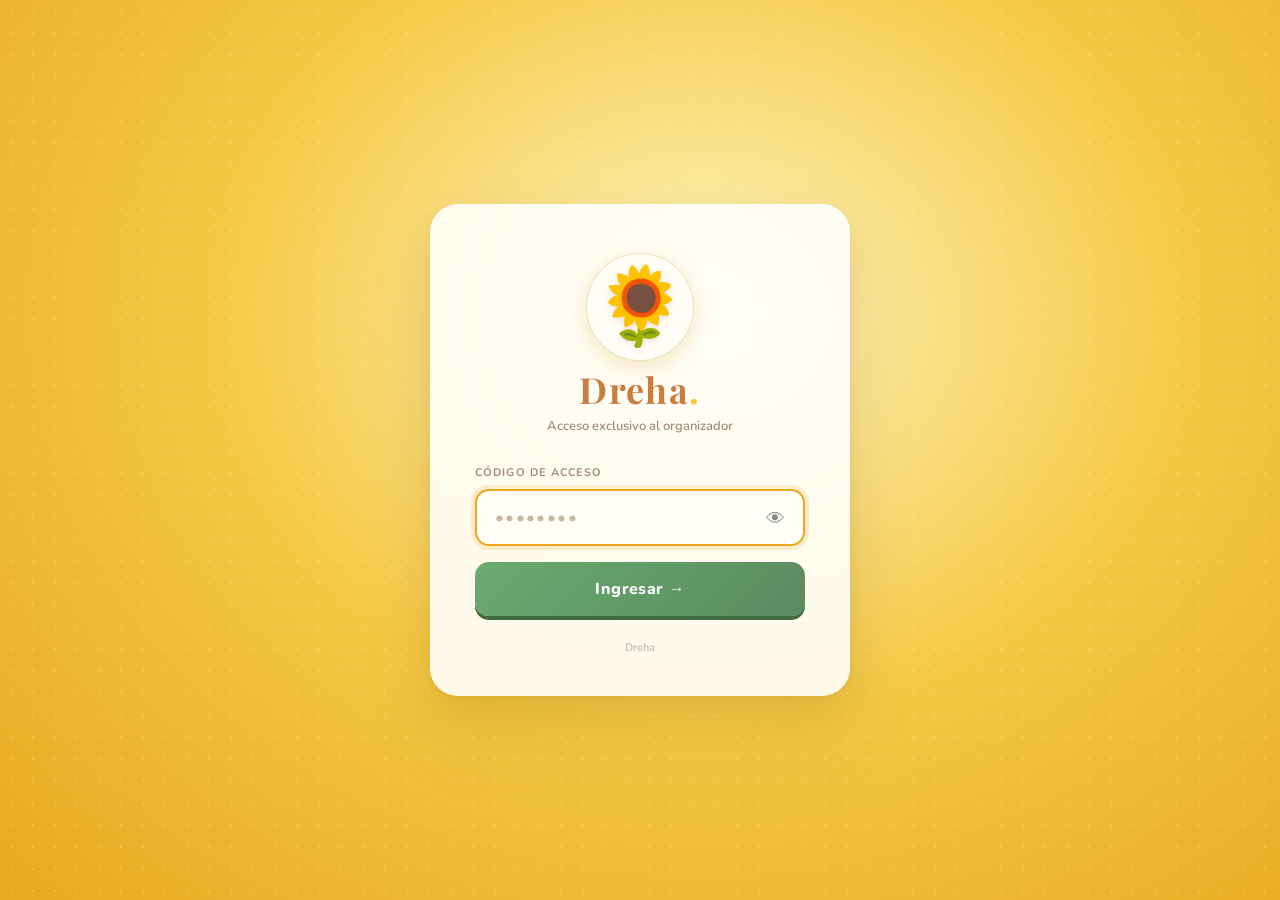
<file: Organizador/index.html>
﻿<!DOCTYPE html>
<html lang="es">
<head>
<meta charset="UTF-8">
<meta name="viewport" content="width=device-width, initial-scale=1.0">
<style>
  body { display: none; }
  html.auth-ok body { display: block; }
  #app-loader {
    position: fixed; inset: 0; z-index: 9999;
    display: flex; flex-direction: column; align-items: center; justify-content: center;
    background: #FDF8F3; gap: 14px;
  }
  html.loader-dark #app-loader { background: #141009; }
  .app-loader-ring {
    width: 38px; height: 38px;
    border: 3px solid #EAE0D5; border-top-color: #C97D3E;
    border-radius: 50%;
    animation: loader-spin 0.75s linear infinite;
  }
  html.loader-dark .app-loader-ring { border-color: #3A2A18; border-top-color: #E09050; }
  @keyframes loader-spin { to { transform: rotate(360deg); } }
  .app-loader-text { font-size: 13px; color: #A08878; font-weight: 600; letter-spacing: 0.03em; font-family: Nunito, sans-serif; }
</style>
<script>
  (function () {
    if (!sessionStorage.getItem('orgUser')) {
      window.location.replace('login.html');
    } else {
      document.documentElement.classList.add('auth-ok');
      if (localStorage.getItem('flow_dark') === '1')
        document.documentElement.classList.add('loader-dark');
    }
  }());
</script>
<title>Dreha</title>
<link rel="icon" href="data:image/svg+xml,<svg xmlns='http://www.w3.org/2000/svg' viewBox='0 0 100 100'><text y='.9em' font-size='90'>🌻</text></svg>">
<link href="https://fonts.googleapis.com/css2?family=Playfair+Display:ital,wght@0,400;0,500;0,600;1,400;1,500&family=Nunito:wght@300;400;500;600;700&display=swap" rel="stylesheet">
<link rel="stylesheet" href="styles.css">
</head>
<body>

<!-- SIDEBAR -->
<aside class="sidebar">
  <div class="logo">
    Dreha<span class="logo-dot">.</span>
    <span class="logo-flower">🌻</span>
  </div>

  <div class="nav-section-label">Principal</div>

  <button class="nav-item active" onclick="showView('dashboard')">
    <span class="nav-icon">
      <svg width="16" height="16" viewBox="0 0 16 16" fill="none"><rect x="1" y="1" width="6" height="6" rx="1.5" fill="currentColor" opacity=".8"/><rect x="9" y="1" width="6" height="6" rx="1.5" fill="currentColor" opacity=".4"/><rect x="1" y="9" width="6" height="6" rx="1.5" fill="currentColor" opacity=".4"/><rect x="9" y="9" width="6" height="6" rx="1.5" fill="currentColor" opacity=".6"/></svg>
    </span>
    Dashboard
  </button>
  <button class="nav-item" onclick="showView('tasks')">
    <span class="nav-icon">
      <svg width="16" height="16" viewBox="0 0 16 16" fill="none"><circle cx="3.5" cy="4" r="1.5" fill="currentColor" opacity=".5"/><circle cx="3.5" cy="8" r="1.5" fill="currentColor" opacity=".5"/><circle cx="3.5" cy="12" r="1.5" fill="currentColor" opacity=".5"/><path d="M7 4h7M7 8h7M7 12h5" stroke="currentColor" stroke-width="1.5" stroke-linecap="round"/></svg>
    </span>
    Tareas
  </button>
  <button class="nav-item" onclick="showView('calendar')">
    <span class="nav-icon">
      <svg width="16" height="16" viewBox="0 0 16 16" fill="none"><rect x="1.5" y="3" width="13" height="11" rx="2" stroke="currentColor" stroke-width="1.4"/><path d="M5 1.5V4M11 1.5V4" stroke="currentColor" stroke-width="1.4" stroke-linecap="round"/><path d="M1.5 7h13" stroke="currentColor" stroke-width="1.4"/></svg>
    </span>
    Calendario
  </button>
  <button class="nav-item" onclick="showView('notes')">
    <span class="nav-icon">
      <svg width="16" height="16" viewBox="0 0 16 16" fill="none"><path d="M3 2.5h10a1 1 0 011 1V11l-3.5 3H3a1 1 0 01-1-1V3.5a1 1 0 011-1z" stroke="currentColor" stroke-width="1.4"/><path d="M10.5 11H14l-3.5 3v-3z" fill="currentColor" opacity=".4"/><path d="M4.5 6h7M4.5 8.5h5" stroke="currentColor" stroke-width="1.2" stroke-linecap="round"/></svg>
    </span>
    Notas
  </button>

  <button class="nav-item" onclick="showView('colleges')">
    <span class="nav-icon">🏫</span>
    Colegios
  </button>
  <button class="nav-item" onclick="showView('reportes')">
    <span class="nav-icon">
      <svg width="16" height="16" viewBox="0 0 16 16" fill="none"><rect x="2" y="1.5" width="10" height="13" rx="1.5" stroke="currentColor" stroke-width="1.4"/><path d="M5 5h4M5 7.5h4M5 10h2.5" stroke="currentColor" stroke-width="1.2" stroke-linecap="round"/><path d="M10 10.5l1.5 1.5L14 9" stroke="currentColor" stroke-width="1.3" stroke-linecap="round" stroke-linejoin="round"/></svg>
    </span>
    Reportes
  </button>

    <div class="nav-section-label" style="margin-top:8px">Sistema</div>

  <button class="nav-item trash-nav" onclick="showView('trash')">
    <span class="nav-icon">
      <svg width="16" height="16" viewBox="0 0 16 16" fill="none"><path d="M2.5 4.5h11M6 4.5V3h4v1.5" stroke="currentColor" stroke-width="1.4" stroke-linecap="round"/><path d="M3.5 4.5l.8 8.5a1 1 0 001 .9h5.4a1 1 0 001-.9l.8-8.5" stroke="currentColor" stroke-width="1.4" stroke-linecap="round"/></svg>
    </span>
    Papelera
    <span class="nav-badge" id="trash-count-badge" style="display:none"></span>
  </button>

  <div style="margin-top:12px;margin-bottom:4px">
    <div class="dark-toggle">
      <span style="font-size:13px;color:var(--text-muted);font-weight:600">🌙 Modo oscuro</span>
      <button class="toggle-switch" id="dark-toggle-btn" onclick="toggleDark()" title="Modo oscuro"></button>
    </div>
  </div>

  <button class="nav-item logout-btn" onclick="logout()">
    <span class="nav-icon">
      <svg width="16" height="16" viewBox="0 0 16 16" fill="none">
        <path d="M6 2H3a1 1 0 00-1 1v10a1 1 0 001 1h3" stroke="currentColor" stroke-width="1.4" stroke-linecap="round"/>
        <path d="M10.5 11L14 8m0 0l-3.5-3M14 8H6" stroke="currentColor" stroke-width="1.4" stroke-linecap="round" stroke-linejoin="round"/>
      </svg>
    </span>
    Cerrar sesión
  </button>

  <div class="sidebar-footer">
    <div style="margin-bottom:4px;font-weight:700">Dreha</div>
    <div style="font-size:10px;opacity:0.6">© Developed by<br>José Alejandro Montilla</div>
  </div>
</aside>
<div id="sidebar-overlay"></div>

<div id="app-loader" aria-hidden="true">
  <div class="app-loader-ring"></div>
  <div class="app-loader-text">Cargando tu espacio 🌻</div>
</div>

<main class="main">
  <button id="menu-toggle" class="hamburger"><span></span><span></span><span></span></button>

  <!-- DASHBOARD -->
  <div class="view active" id="view-dashboard">
    <div class="page-header">
      <div class="dashboard-header-decor">
        <div>
          <div class="page-title" id="page-greeting">Hola, Andrea <span class="greeting-sunflower">🐱</span></div>
          <div class="page-subtitle" id="dashboard-date"></div>
        </div>
      </div>
      <button class="btn btn-primary" onclick="showView('tasks')">+ Nueva tarea</button>
    </div>

    <!-- Welcome strip -->
    <div class="welcome-strip">
      <div>
        <div class="welcome-quote">"Un jardín florece cuando se cuida con amor 🌷"</div>
        <div style="font-size:12px;color:#B07040;margin-top:6px;font-weight:600;letter-spacing:0.03em;opacity:0.85">Tu espacio personal de organización</div>
      </div>
      <div class="welcome-animals">🐱🐶🐾</div>
    </div>

    <div class="stats-row">
      <div class="stat-card">
        <div class="stat-icon">📋</div>
        <div class="stat-label">Total</div>
        <div class="stat-value" id="stat-total">0</div>
        <div class="stat-sub">tareas</div>
      </div>
      <div class="stat-card">
        <div class="stat-icon">⏳</div>
        <div class="stat-label">Pendientes</div>
        <div class="stat-value" id="stat-pending" style="color:var(--text-muted)">0</div>
        <div class="stat-sub">por iniciar</div>
      </div>
      <div class="stat-card">
        <div class="stat-icon">⚡</div>
        <div class="stat-label">En proceso</div>
        <div class="stat-value" id="stat-inprogress" style="color:var(--blue)">0</div>
        <div class="stat-sub">activas</div>
      </div>
      <div class="stat-card">
        <div class="stat-icon">🌸</div>
        <div class="stat-label">Completadas</div>
        <div class="stat-value" id="stat-done" style="color:var(--green)">0</div>
        <div class="stat-sub">logradas ✨</div>
      </div>
    </div>

    <div style="display:grid;grid-template-columns:1fr 1fr;gap:18px">
      <div class="task-column">
        <div class="col-header"><div class="col-dot" style="background:var(--trash-color)"></div><div class="col-title" style="color:var(--trash-color)">Alta prioridad</div><span class="col-count" id="dash-alta-count">0</span></div>
        <div id="dash-alta-list"><div class="empty-state"><div class="icon">🌼</div><div class="empty-msg">Sin urgencias hoy</div></div></div>
      </div>
      <div class="task-column">
        <div class="col-header"><div class="col-dot" style="background:var(--blue)"></div><div class="col-title" style="color:var(--blue)">En proceso</div><span class="col-count" id="dash-prog-count">0</span></div>
        <div id="dash-prog-list"><div class="empty-state"><div class="icon">🐱</div><div class="empty-msg">Todo en calma</div></div></div>
      </div>
    </div>
  </div>

  <!-- TAREAS -->
  <div class="view" id="view-tasks">
    <div class="page-header">
      <div>
        <div class="page-title">Tareas 🌱</div>
        <div class="page-subtitle">Organiza tu trabajo por estado</div>
      </div>
    </div>
    <div class="add-task-form">
      <!-- Always-visible compact bar -->
      <div class="form-topbar">
        <input class="form-topbar-input" type="text" id="task-title" placeholder="✏️ ¿Qué necesitas hacer?" onfocus="openFormExtra()" />
        <button class="form-expand-btn" onclick="toggleFormExtra()" id="form-toggle-btn" title="Más opciones">＋ Detalles</button>
        <button class="btn btn-primary" style="font-size:12px;padding:7px 16px;flex-shrink:0" onclick="addTask()">+ Agregar</button>
      </div>

      <!-- Collapsible extra fields -->
      <div class="form-extra" id="form-extra">
        <div class="form-grid">
          <div class="form-field form-full"><label>Descripción (opcional)</label><textarea id="task-desc" placeholder="Más detalles..."></textarea></div>
          <div class="form-field"><label>Estado</label><select id="task-status"><option value="pendiente">Pendiente</option><option value="proceso">En proceso</option><option value="completado">Completado</option></select></div>
          <div class="form-field"><label>Prioridad</label><select id="task-priority"><option value="baja">Baja</option><option value="media">Media</option><option value="alta">Alta</option></select></div>
          <div class="form-field"><label>Fecha límite</label><input type="date" id="task-date" /></div>
          <div class="form-field"><label>Etiqueta</label><input type="text" id="task-tag" placeholder="ej: Trabajo, Personal..." /></div>
        </div>
        <div class="form-actions">
          <button class="btn btn-ghost" style="font-size:12px;padding:7px 16px" onclick="clearTaskForm()">Limpiar</button>
        </div>
      </div>
    </div>
    <div class="tasks-columns">
      <div class="task-column">
        <div class="col-header"><div class="col-dot" style="background:var(--pending-color)"></div><div class="col-title" style="color:var(--pending-color)">Pendiente</div><span class="col-count" id="count-pendiente">0</span></div>
        <div id="col-pendiente"></div>
      </div>
      <div class="task-column">
        <div class="col-header"><div class="col-dot" style="background:var(--inprogress-color)"></div><div class="col-title" style="color:var(--inprogress-color)">En proceso</div><span class="col-count" id="count-proceso">0</span></div>
        <div id="col-proceso"></div>
      </div>
      <div class="task-column">
        <div class="col-header"><div class="col-dot" style="background:var(--done-color)"></div><div class="col-title" style="color:var(--done-color)">Completado</div><span class="col-count" id="count-completado">0</span></div>
        <div id="col-completado"></div>
      </div>
    </div>
  </div>

  <!-- CALENDARIO -->
  <div class="view" id="view-calendar">
    <div class="page-header">
      <div>
        <div class="page-title">Calendario 🌼</div>
        <div class="page-subtitle">Tareas y recordatorios por día</div>
      </div>
    </div>
    <div class="calendar-layout">
      <div class="cal-wrap">
        <div class="cal-header">
          <div class="cal-month" id="cal-month-label"></div>
          <div class="cal-nav">
            <button onclick="changeMonth(-1)">‹</button>
            <button onclick="changeMonth(1)">›</button>
          </div>
        </div>
        <div class="cal-days-header"><div>D</div><div>L</div><div>M</div><div>X</div><div>J</div><div>V</div><div>S</div></div>
        <div class="cal-days" id="cal-days"></div>
      </div>

      <div class="day-panel">
        <div class="day-panel-header">
          <div class="day-panel-title" id="day-panel-title">Selecciona un día</div>
          <button class="btn btn-primary" id="btn-add-reminder" style="display:none;font-size:12px;padding:6px 15px" onclick="toggleReminderForm()">+ Recordatorio</button>
        </div>

        <div class="section-label">Tareas</div>
        <div id="day-panel-tasks"><div style="font-size:13px;color:var(--text-muted);font-weight:600">Haz clic en un día del calendario 🌻</div></div>

        <div id="day-visits-section" style="display:none">
          <div class="section-label">Visitas</div>
          <div id="day-panel-visits"></div>
        </div>

        <div id="day-reminders-section" style="display:none">
          <div class="section-label">Recordatorios</div>
          <div id="day-panel-reminders"></div>
          <div class="add-reminder-form" id="reminder-form" style="display:none">
            <div class="form-field" style="margin-bottom:9px">
              <label>Texto del recordatorio</label>
              <input type="text" id="r-text" placeholder="ej: Llamar al cliente, entregar informe..." />
            </div>
            <div class="inline-row">
              <div class="form-field"><label>Hora (opcional)</label><input type="time" id="r-time" /></div>
              <button class="btn btn-primary" style="font-size:12px;height:38px;flex-shrink:0" onclick="addReminder()">Guardar</button>
              <button class="btn btn-ghost" style="font-size:12px;height:38px;flex-shrink:0" onclick="toggleReminderForm()">✕</button>
            </div>
          </div>
        </div>
      </div>
    </div>
  </div>

  <!-- NOTAS -->
  <div class="view" id="view-notes">
    <div class="page-header">
      <div>
        <div class="page-title">Notas 🌷</div>
        <div class="page-subtitle">Tus ideas y pensamientos</div>
      </div>
    </div>
    <div id="notes-pinned-section" class="notes-section" style="display:none">
      <div class="notes-pinned-label">🌻 Fijadas</div>
      <div class="notes-grid" id="notes-pinned-grid"></div>
    </div>
    <div class="notes-section">
      <div class="notes-grid" id="notes-grid"></div>
    </div>
    <div id="notes-empty-overlay" class="notes-empty-state" style="display:none">
      <div class="notes-empty-icon">🌷</div>
      <div class="notes-empty-msg">Un jardín esperando tus ideas</div>
      <div class="notes-empty-sub">Toca el + para plantar tu primera nota 🌱</div>
    </div>
  </div>

  <!-- PAPELERA -->
  <div class="view" id="view-trash">
    <div class="page-header">
      <div>
        <div class="page-title">Papelera 🍂</div>
        <div class="page-subtitle">Elementos eliminados recientemente</div>
      </div>
      <button class="trash-empty-all" id="btn-empty-all" onclick="emptyTrash()" style="display:none">Vaciar papelera</button>
    </div>

    <div class="trash-banner">
      <span class="trash-banner-icon">🍂</span>
      <div class="trash-banner-text">
        Los elementos en la papelera se conservan como respaldo. Puedes <strong>restaurarlos</strong> o <strong>eliminarlos permanentemente</strong> desde aquí.
      </div>
    </div>

    <div id="trash-tasks-section">
      <div class="trash-section-title">Tareas eliminadas <span class="trash-section-count" id="trash-task-count">0</span></div>
      <div id="trash-tasks-list"></div>
    </div>

    <div id="trash-notes-section">
      <div class="trash-section-title">Notas eliminadas <span class="trash-section-count" id="trash-note-count">0</span></div>
      <div id="trash-notes-list"></div>
    </div>

    <div id="trash-colleges-section">
      <div class="trash-section-title">Colegios eliminados <span class="trash-section-count" id="trash-college-count">0</span></div>
      <div id="trash-colleges-list"></div>
    </div>

    <div id="trash-teachers-section">
      <div class="trash-section-title">Teachers eliminados <span class="trash-section-count" id="trash-teacher-count">0</span></div>
      <div id="trash-teachers-list"></div>
    </div>

    <div id="trash-visits-section">
      <div class="trash-section-title">Visitas eliminadas <span class="trash-section-count" id="trash-visit-count">0</span></div>
      <div id="trash-visits-list"></div>
    </div>

    <div id="trash-evals-section">
      <div class="trash-section-title">Fichas eliminadas <span class="trash-section-count" id="trash-eval-count">0</span></div>
      <div id="trash-evals-list"></div>
    </div>

    <div id="trash-todos-section">
      <div class="trash-section-title">Pendientes eliminados <span class="trash-section-count" id="trash-todo-count">0</span></div>
      <div id="trash-todos-list"></div>
    </div>

    <div id="trash-reminders-section">
      <div class="trash-section-title">Recordatorios eliminados <span class="trash-section-count" id="trash-reminder-count">0</span></div>
      <div id="trash-reminders-list"></div>
    </div>

    <div id="trash-empty-state" class="empty-state" style="display:none;padding:80px 0">
      <div class="icon">🌿</div>
      <div class="empty-msg">La papelera está vacía</div>
      <div class="empty-sub">Todo limpio y ordenado ✨</div>
    </div>
  </div>

  <!-- COLEGIOS DIRECTORIO -->
  <div class="view" id="view-colleges">
    <div id="colleges-directory">
      <div class="page-header">
        <div>
          <div class="page-title">Colegios 🏫</div>
          <div class="page-subtitle">Directorio de instituciones de Andrea</div>
        </div>
        <button class="btn btn-primary" onclick="openCollegeModal()">+ Nuevo colegio</button>
      </div>
      <div class="colleges-grid" id="colleges-grid"></div>
    </div>

    <div id="colleges-detail" style="display:none">
      <button class="college-back-btn" onclick="backToColleges()">← Volver al directorio</button>
      <div class="college-detail-header" id="college-detail-header"></div>
      <div class="college-tabs">
        <button class="college-tab active" onclick="switchCollegeTab(this,'tab-teachers')">👩‍🏫 Teachers</button>
        <button class="college-tab" onclick="switchCollegeTab(this,'tab-visits')">📅 Cronograma</button>
        <button class="college-tab" onclick="switchCollegeTab(this,'tab-evals')">📋 Evaluaciones</button>
        <button class="college-tab" onclick="switchCollegeTab(this,'tab-todos')">✅ Pendientes</button>
      </div>

      <!-- TAB: Teachers -->
      <div class="college-tab-panel active" id="tab-teachers">
        <div style="display:flex;justify-content:flex-end;margin-bottom:16px">
          <button class="btn btn-primary" style="font-size:12px;padding:7px 16px" onclick="openTeacherModal()">+ Agregar teacher</button>
        </div>
        <div id="teachers-list"></div>
        <div id="teachers-empty" class="feedback-mascot" style="display:none">
          <div class="mascot-icon">🐱</div>
          <div class="mascot-msg">Aún no hay teachers registrados</div>
          <div class="mascot-sub">Agrega el primer docente para comenzar el seguimiento 🌱</div>
        </div>
      </div>

      <!-- TAB: Cronograma de visitas -->
      <div class="college-tab-panel" id="tab-visits">
        <div style="display:flex;justify-content:flex-end;margin-bottom:16px">
          <button class="btn btn-primary" style="font-size:12px;padding:7px 16px" onclick="openVisitModal()">+ Agregar visita</button>
        </div>
        <div id="visits-list"></div>
        <div id="visits-empty" class="feedback-mascot" style="display:none">
          <div class="mascot-icon">🦫</div>
          <div class="mascot-msg">Sin visitas programadas</div>
          <div class="mascot-sub">Planifica la próxima visita técnica 🌻</div>
        </div>
      </div>

      <!-- TAB: Evaluaciones -->
      <div class="college-tab-panel" id="tab-evals">
        <div style="display:flex;justify-content:flex-end;margin-bottom:16px">
          <button class="btn btn-primary" style="font-size:12px;padding:7px 16px" onclick="openEvalModal()">+ Nueva evaluación</button>
        </div>
        <div id="evals-list"></div>
        <div id="evals-empty" class="feedback-mascot" style="display:none">
          <div class="mascot-icon">🐾</div>
          <div class="mascot-msg">Sin fichas de observación</div>
          <div class="mascot-sub">Registra la primera evaluación de clase 🌷</div>
        </div>
      </div>

      <!-- TAB: Pendientes -->
      <div class="college-tab-panel" id="tab-todos">
        <div id="college-todos-list"></div>
        <div id="todos-empty" class="feedback-mascot" style="display:none">
          <div class="mascot-icon">🌼</div>
          <div class="mascot-msg">Sin pendientes para este colegio</div>
          <div class="mascot-sub">¡Todo al día! 🎉</div>
        </div>
        <div class="todo-add-row">
          <input type="text" id="new-college-todo" placeholder="Agregar pendiente..." onkeydown="if(event.key==='Enter')addCollegeTodo()" />
          <button class="btn btn-primary" style="font-size:12px;padding:7px 16px" onclick="addCollegeTodo()">+ Agregar</button>
        </div>
      </div>
    </div>
  </div>

  <!-- REPORTES -->
  <div class="view" id="view-reportes">
    <div class="page-header">
      <div>
        <div class="page-title">Reportes 📋</div>
        <div class="page-subtitle">Genera reportes de visita para WhatsApp</div>
      </div>
      <button class="btn btn-reset" onclick="resetReport()">
        <svg width="13" height="13" viewBox="0 0 16 16" fill="none"><path d="M13 2.5v4h-4" stroke="currentColor" stroke-width="1.5" stroke-linecap="round" stroke-linejoin="round"/><path d="M13 6.5A6 6 0 1 0 10.5 13" stroke="currentColor" stroke-width="1.5" stroke-linecap="round"/></svg>
        Reiniciar
      </button>
    </div>
    <div class="reports-layout">
      <!-- Formulario -->
      <div class="report-card">
        <div class="form-grid">
          <div class="form-field">
            <label>Colegio</label>
            <select id="rep-college" onchange="updateTeacherSelect()">
              <option value="">Seleccionar colegio...</option>
            </select>
          </div>
          <div class="form-field">
            <label>Fecha</label>
            <input type="date" id="rep-date" oninput="onReportInput()" />
          </div>
          <div class="form-field form-full">
            <label>Teacher acompañado</label>
            <select id="rep-teacher" onchange="onReportInput()">
              <option value="">— Selecciona un colegio primero —</option>
            </select>
          </div>
          <div class="form-field form-full">
            <label>Grado y Unidad</label>
            <input type="text" id="rep-grade" placeholder="Ej: 2do Grado. Unidad 5: Vocabulario" oninput="onReportInput()" />
          </div>
          <div class="form-field form-full">
            <label>✅ Logros alcanzados <span style="font-weight:400;opacity:.65">(uno por línea)</span></label>
            <textarea class="rep-textarea" id="rep-logros" placeholder="Manejo del contenido.&#10;Uso de comandos.&#10;Motiva a los alumnos a participar." oninput="onReportInput()"></textarea>
          </div>
          <div class="form-field form-full">
            <label>🚀 Aspectos a mejorar <span style="font-weight:400;opacity:.65">(uno por línea)</span></label>
            <textarea class="rep-textarea" id="rep-mejoras" placeholder="Motivar al alumno a responder en Inglés." oninput="onReportInput()"></textarea>
          </div>
          <div class="form-field form-full">
            <div class="act-section-header">
              <label style="margin:0">📎 Actividades especiales</label>
              <button class="btn btn-primary" style="font-size:11px;padding:5px 13px" onclick="openActividadModal()">+ Nueva</button>
            </div>
            <div id="actividades-list" class="actividades-list"></div>
          </div>
        </div>
      </div>
      <!-- Vista previa -->
      <div class="report-card">
        <div class="report-preview-header">
          <div class="section-label" style="margin:0">Vista previa</div>
          <button class="btn btn-primary report-copy-btn" onclick="copyReport()">
            <svg width="14" height="14" viewBox="0 0 16 16" fill="none"><rect x="5" y="5" width="9" height="9" rx="1.5" stroke="currentColor" stroke-width="1.5"/><path d="M3 11H2.5A1.5 1.5 0 011 9.5v-7A1.5 1.5 0 012.5 1h7A1.5 1.5 0 0111 2.5V3" stroke="currentColor" stroke-width="1.5"/></svg>
            Copiar reporte
          </button>
        </div>
        <div class="report-preview-body" id="rep-preview"><span style="color:var(--text-muted);font-size:13px">Completa el formulario y el reporte aparecerá aquí 🌻</span></div>
      </div>
    </div>
    <div class="copy-toast" id="copy-toast">¡Copiado al portapapeles! ✅</div>
  </div>


</main>

<!-- MODAL EDITAR TAREA -->
<div class="modal-overlay" id="task-modal">
  <div class="modal">
    <div class="modal-title">Editar tarea</div>
    <div class="form-grid">
      <div class="form-field form-full"><label>Título</label><input type="text" id="edit-title" /></div>
      <div class="form-field form-full"><label>Descripción</label><textarea id="edit-desc" style="min-height:70px"></textarea></div>
      <div class="form-field form-full">
        <label>Estado</label>
        <div class="status-pills">
          <span class="status-pill" id="pill-pendiente"  onclick="setEditStatus('pendiente')">⏸ Pendiente</span>
          <span class="status-pill" id="pill-proceso"    onclick="setEditStatus('proceso')">⚡ En proceso</span>
          <span class="status-pill" id="pill-completado" onclick="setEditStatus('completado')">🌸 Completado</span>
        </div>
      </div>
      <div class="form-field"><label>Prioridad</label><select id="edit-priority"><option value="baja">Baja</option><option value="media">Media</option><option value="alta">Alta</option></select></div>
      <div class="form-field"><label>Fecha límite</label><input type="date" id="edit-date" /></div>
      <div class="form-field form-full"><label>Etiqueta</label><input type="text" id="edit-tag" placeholder="ej: Trabajo, Personal..." /></div>
    </div>
    <div class="modal-actions">
      <button class="btn btn-red" onclick="deleteEditingTask()">🗑 Mover a papelera</button>
      <button class="btn btn-ghost" onclick="closeTaskModal()">Cancelar</button>
      <button class="btn btn-primary" onclick="saveEditTask()">Guardar cambios</button>
    </div>
  </div>
</div>

<!-- MODAL NOTAS -->
<div class="modal-overlay" id="note-modal">
  <div class="modal modal-sm">
    <div class="modal-title" id="note-modal-mode">Nueva nota</div>
    <div class="form-field" style="margin-bottom:12px"><label>Título</label><input type="text" id="note-title-input" placeholder="Título..." /></div>
    <div class="form-field" style="margin-bottom:12px"><label>Contenido</label><textarea id="note-body-input" placeholder="Escribe aquí..." style="min-height:115px"></textarea></div>
    <div class="form-field">
      <label>Color</label>
      <div class="color-picker" id="color-picker">
        <div class="cpick sel" style="background:#FFFEF5" onclick="selectNoteColor(0)"></div>
        <div class="cpick"     style="background:#EBF5EC" onclick="selectNoteColor(1)"></div>
        <div class="cpick"     style="background:#E8F0FB" onclick="selectNoteColor(2)"></div>
        <div class="cpick"     style="background:#FDEEED" onclick="selectNoteColor(3)"></div>
        <div class="cpick"     style="background:#F2EFFE" onclick="selectNoteColor(4)"></div>
        <div class="cpick"     style="background:#FEF9E7" onclick="selectNoteColor(5)"></div>
        <div class="cpick"     style="background:#FEF3E0" onclick="selectNoteColor(6)"></div>
        <div class="cpick"     style="background:#E2F7FB" onclick="selectNoteColor(7)"></div>
        <div class="cpick"     style="background:#FCEEF3" onclick="selectNoteColor(8)"></div>
        <div class="cpick"     style="background:#EAFBF2" onclick="selectNoteColor(9)"></div>
        <div class="cpick"     style="background:#F3F5FB" onclick="selectNoteColor(10)"></div>
        <div class="cpick"     style="background:#FEF6ED" onclick="selectNoteColor(11)"></div>
        <div class="cpick"     style="background:#EFFBEF" onclick="selectNoteColor(12)"></div>
        <div class="cpick"     style="background:#EEF4FF" onclick="selectNoteColor(13)"></div>
        <div class="cpick"     style="background:#FDF0FA" onclick="selectNoteColor(14)"></div>
        <div class="cpick"     style="background:#FDFCE8" onclick="selectNoteColor(15)"></div>
      </div>
    </div>
    <div class="modal-actions">
      <button class="btn btn-red" id="note-modal-del-btn" onclick="deleteNoteFromModal()" style="display:none;margin-right:auto">🗑 Papelera</button>
      <button class="btn btn-ghost" onclick="closeNoteModal()">Cancelar</button>
      <button class="btn btn-primary" onclick="saveNote()">Guardar</button>
    </div>
  </div>
</div>


<!-- MODAL: Nuevo Colegio -->
<div class="modal-overlay" id="college-modal">
  <div class="modal modal-sm">
    <div class="modal-title" id="college-modal-title">🏫 Nuevo colegio</div>
    <div class="form-field" style="margin-bottom:12px">
      <label>Nombre del colegio</label>
      <input type="text" id="cm-name" placeholder="Ej: Colegio La Merced" />
    </div>
    <div class="form-field" style="margin-bottom:12px">
      <label>Flor / Tema visual</label>
      <select id="cm-theme">
        <option value="girasol">🌻 Girasol (Alta prioridad)</option>
        <option value="margarita">🌸 Margarita (Media)</option>
        <option value="tulipan">🌷 Tulipán (Seguimiento)</option>
      </select>
    </div>
    <div class="form-field" style="margin-bottom:12px">
      <label>Dirección / Zona</label>
      <input type="text" id="cm-location" placeholder="Ej: Zona norte, Calle 5..." />
    </div>
    <div class="modal-actions">
      <button class="btn btn-ghost" onclick="closeCollegeModal()">Cancelar</button>
      <button class="btn btn-primary" onclick="saveCollege()">Guardar</button>
    </div>
  </div>
</div>

<!-- MODAL: Teacher -->
<div class="modal-overlay" id="teacher-modal">
  <div class="modal modal-sm">
    <div class="modal-title" id="teacher-modal-title">👩‍🏫 Agregar Teacher</div>
    <div class="form-field" style="margin-bottom:12px">
      <label>Nombre completo</label>
      <input type="text" id="tm-name" placeholder="Nombre del docente" />
    </div>
    <div class="form-field" style="margin-bottom:12px">
      <label>Grado(s) que enseña</label>
      <input type="text" id="tm-grade" placeholder="Ej: 4°, 5°, 6°..." />
    </div>
    <div class="modal-actions">
      <button class="btn btn-ghost" onclick="closeModal('teacher-modal')">Cancelar</button>
      <button class="btn btn-primary" onclick="saveTeacher()">Guardar</button>
    </div>
  </div>
</div>

<!-- MODAL: Visita -->
<div class="modal-overlay" id="visit-modal">
  <div class="modal modal-sm">
    <div class="modal-title" id="visit-modal-title">📅 Programar visita</div>
    <div class="form-field" style="margin-bottom:12px">
      <label>Fecha de visita</label>
      <input type="date" id="vm-date" />
    </div>
    <div class="form-field" style="margin-bottom:12px">
      <label>Propósito</label>
      <input type="text" id="vm-purpose" placeholder="Ej: Observación de clase, reunión..." />
    </div>
    <div class="form-field" style="margin-bottom:12px">
      <label>Notas adicionales</label>
      <textarea id="vm-notes" placeholder="Detalles, objetivos, materiales..." style="min-height:70px"></textarea>
    </div>
    <div class="modal-actions">
      <button class="btn btn-ghost" onclick="closeModal('visit-modal')">Cancelar</button>
      <button class="btn btn-primary" onclick="saveVisit()">Guardar</button>
    </div>
  </div>
</div>

<!-- MODAL: Evaluación / Ficha de Observación -->
<div class="modal-overlay" id="eval-modal">
  <div class="modal" style="max-width:560px">
    <div class="modal-title" id="eval-modal-title">📋 Ficha de Observación</div>
    <div class="form-grid" style="grid-template-columns:1fr 1fr;gap:12px;margin-bottom:14px">
      <div class="form-field">
        <label>Teacher observado</label>
        <select id="em-teacher">
          <option value="">Seleccionar teacher...</option>
        </select>
      </div>
      <div class="form-field">
        <label>Fecha</label>
        <input type="date" id="em-date" />
      </div>
      <div class="form-field" style="grid-column:1/-1">
        <label>Calificación (1–5 🌟)</label>
        <select id="em-rating">
          <option value="5">5 — Excelente</option>
          <option value="4">4 — Muy bueno</option>
          <option value="3">3 — Bueno</option>
          <option value="2">2 — En desarrollo</option>
          <option value="1">1 — Necesita mejora</option>
        </select>
      </div>
    </div>
    <div class="form-field" style="margin-bottom:12px">
      <label>Fortalezas observadas 🌻</label>
      <textarea id="em-strengths" placeholder="Aspectos positivos de la clase..." style="min-height:65px"></textarea>
    </div>
    <div class="form-field" style="margin-bottom:12px">
      <label>Puntos de mejora 🌱</label>
      <textarea id="em-improvements" placeholder="Oportunidades de desarrollo..." style="min-height:65px"></textarea>
    </div>
    <div class="form-field" style="margin-bottom:12px">
      <label>Compromisos / Acuerdos</label>
      <textarea id="em-commitments" placeholder="Qué acordó el docente mejorar..." style="min-height:55px"></textarea>
    </div>
    <div class="modal-actions">
      <button class="btn btn-ghost" onclick="closeModal('eval-modal')">Cancelar</button>
      <button class="btn btn-primary" onclick="saveEval()">Guardar ficha</button>
    </div>
  </div>
</div>

<!-- MODAL: Actividad especial -->
<div class="modal-overlay" id="act-modal">
  <div class="modal modal-sm">
    <div class="modal-title" id="act-modal-title">✨ Nueva actividad</div>
    <div class="form-field" style="margin-bottom:12px">
      <label>Nombre</label>
      <input type="text" id="act-modal-name" placeholder="Ej: 🐝 Prácticas del Spelling Bee" />
    </div>
    <div class="form-field" style="margin-bottom:12px">
      <label>Texto del reporte</label>
      <textarea id="act-modal-body" placeholder="Describe la actividad tal como aparecerá en WhatsApp..." style="min-height:130px"></textarea>
    </div>
    <div class="modal-actions">
      <button class="btn btn-ghost" onclick="closeActividadModal()">Cancelar</button>
      <button class="btn btn-primary" onclick="saveActividadModal()">Guardar</button>
    </div>
  </div>
</div>

<script type="module" src="script.js"></script>
</body>
</html>
</file>
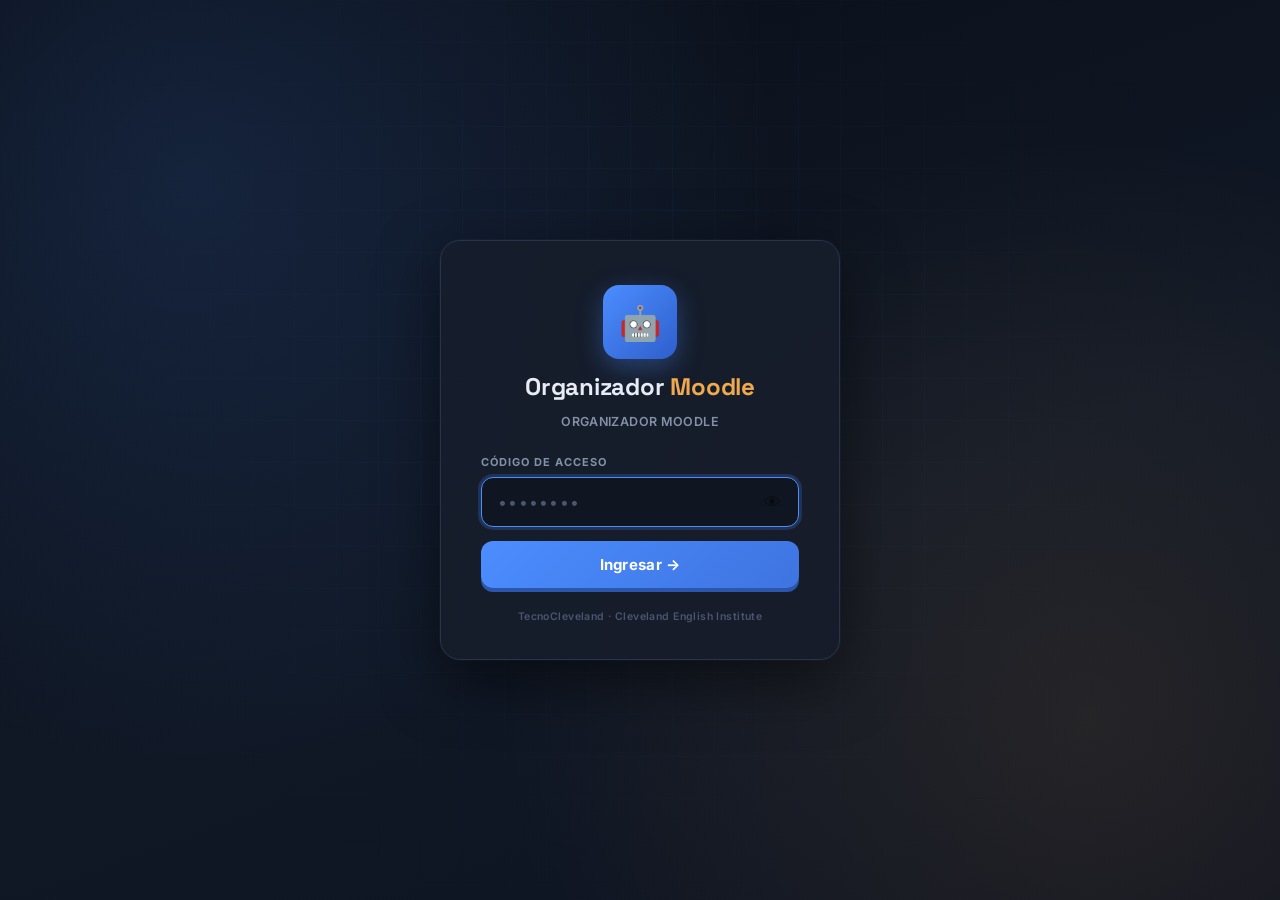
<file: Organizador_moodle/index.html>
<!DOCTYPE html>
<html lang="es">
<head>
<meta charset="UTF-8">
<meta name="viewport" content="width=device-width, initial-scale=1.0">
<style>
  body { display: none; }
  html.auth-ok body { display: block; }
  #app-loader {
    position: fixed; inset: 0; z-index: 9999;
    display: flex; flex-direction: column; align-items: center; justify-content: center;
    background: #F5F7FA; gap: 14px;
  }
  html.loader-dark #app-loader { background: #0E1420; }
  .app-loader-ring {
    width: 36px; height: 36px;
    border: 3px solid #DDE4ED; border-top-color: #1E5FBF;
    border-radius: 50%;
    animation: loader-spin 0.75s linear infinite;
  }
  html.loader-dark .app-loader-ring { border-color: #2A3446; border-top-color: #4C8DFF; }
  @keyframes loader-spin { to { transform: rotate(360deg); } }
  .app-loader-text { font-size: 13px; color: #64748A; font-weight: 600; letter-spacing: 0.03em; font-family: Inter, sans-serif; }
</style>
<script>
  (function () {
    if (!sessionStorage.getItem('tcUser') || !sessionStorage.getItem('tcAcademia')) {
      sessionStorage.removeItem('tcUser');
      sessionStorage.removeItem('tcAcademia');
      window.location.replace('login.html');
    } else {
      document.documentElement.classList.add('auth-ok');
      if (localStorage.getItem('tc_dark') === '1')
        document.documentElement.classList.add('loader-dark');
      try {
        if (localStorage.getItem('tc_sidebar_collapsed') === '1')
          document.documentElement.classList.add('sidebar-collapsed');
      } catch(e) {}
    }
  }());
</script>
<title>Organizador Moodle</title>
<link rel="icon" href="data:image/svg+xml,<svg xmlns='http://www.w3.org/2000/svg' viewBox='0 0 100 100'><text y='.9em' font-size='90'>🤖</text></svg>">
<link href="https://fonts.googleapis.com/css2?family=Space+Grotesk:wght@500;600;700&family=Inter:wght@400;500;600;700;800&display=swap" rel="stylesheet">
<link rel="stylesheet" href="styles.css?v=7">
<link rel="stylesheet" href="carnets.css?v=1">
</head>
<body>

<!-- SIDEBAR -->
<aside class="sidebar">
  <div class="logo">
    <span class="logo-mark" id="sidebar-logo-mark">🤖</span>
    <span class="logo-text" id="sidebar-logo-text">Tecno<span class="logo-accent">Cleveland</span></span>
    <button class="sidebar-toggle-btn" id="sidebar-toggle-btn" onclick="toggleSidebar()" title="Ocultar menú" aria-label="Ocultar menú" aria-expanded="true">«</button>
  </div>
  <div class="logo-subtitle" id="sidebar-logo-subtitle">Organizador Moodle</div>

  <div class="nav-section-label">Programas</div>

  <button class="nav-item active" onclick="showView('dashboard')" data-view="dashboard">
    <span class="nav-icon"><svg width="16" height="16" viewBox="0 0 16 16" fill="none"><rect x="1" y="1" width="6" height="6" rx="1.5" fill="currentColor" opacity=".85"/><rect x="9" y="1" width="6" height="6" rx="1.5" fill="currentColor" opacity=".45"/><rect x="1" y="9" width="6" height="6" rx="1.5" fill="currentColor" opacity=".45"/><rect x="9" y="9" width="6" height="6" rx="1.5" fill="currentColor" opacity=".65"/></svg></span>
    Panel
  </button>
  <button class="nav-item" onclick="showView('colegios')" data-view="colegios">
    <span class="nav-icon">🏫</span>
    Colegios
  </button>
  <button class="nav-item" onclick="showView('generador')" data-view="generador">
    <span class="nav-icon">🆔</span>
    Generador de usuarios
  </button>
  <button class="nav-item" onclick="showView('carnets')" data-view="carnets">
    <span class="nav-icon">🪪</span>
    Generador de carnets
  </button>
  <button class="nav-item" onclick="showView('cursos')" data-view="cursos">
    <span class="nav-icon">⚙️</span>
    Cursos modelo
  </button>
  <button class="nav-item" onclick="showView('buscar')" data-view="buscar">
    <span class="nav-icon"><svg width="16" height="16" viewBox="0 0 16 16" fill="none"><circle cx="6.8" cy="6.8" r="4.8" stroke="currentColor" stroke-width="1.5"/><path d="M10.4 10.4L14 14" stroke="currentColor" stroke-width="1.6" stroke-linecap="round"/></svg></span>
    Buscar
  </button>

  <div class="nav-section-label" style="margin-top:8px">Sistema</div>

  <button class="nav-item" onclick="showView('respaldo')" data-view="respaldo">
    <span class="nav-icon"><svg width="16" height="16" viewBox="0 0 16 16" fill="none"><path d="M8 1.5v9M8 10.5L5 7.5M8 10.5l3-3" stroke="currentColor" stroke-width="1.5" stroke-linecap="round" stroke-linejoin="round"/><path d="M2.5 11v2A1.5 1.5 0 004 14.5h8A1.5 1.5 0 0013.5 13v-2" stroke="currentColor" stroke-width="1.5" stroke-linecap="round"/></svg></span>
    Respaldo
  </button>

  <button class="nav-item trash-nav" onclick="showView('trash')" data-view="trash">
    <span class="nav-icon"><svg width="16" height="16" viewBox="0 0 16 16" fill="none"><path d="M2.5 4.5h11M6 4.5V3h4v1.5" stroke="currentColor" stroke-width="1.4" stroke-linecap="round"/><path d="M3.5 4.5l.8 8.5a1 1 0 001 .9h5.4a1 1 0 001-.9l.8-8.5" stroke="currentColor" stroke-width="1.4" stroke-linecap="round"/></svg></span>
    Papelera
    <span class="nav-badge" id="trash-count-badge" style="display:none"></span>
  </button>

  <div style="margin-top:14px;margin-bottom:4px">
    <div class="dark-toggle">
      <span style="font-size:13px;color:var(--text-muted);font-weight:600">🌙 Modo oscuro</span>
      <button class="toggle-switch" id="dark-toggle-btn" onclick="toggleDark()" title="Modo oscuro"></button>
    </div>
  </div>

  <button class="nav-item logout-btn" onclick="logout()">
    <span class="nav-icon"><svg width="16" height="16" viewBox="0 0 16 16" fill="none"><path d="M6 2H3a1 1 0 00-1 1v10a1 1 0 001 1h3" stroke="currentColor" stroke-width="1.4" stroke-linecap="round"/><path d="M10.5 11L14 8m0 0l-3.5-3M14 8H6" stroke="currentColor" stroke-width="1.4" stroke-linecap="round" stroke-linejoin="round"/></svg></span>
    Cerrar sesión
  </button>

  <div class="sidebar-footer">
    <div id="sidebar-user" style="margin-bottom:4px;font-weight:700">—</div>
    <div style="font-size:10px;opacity:0.6" id="sidebar-footer-academia">TecnoCleveland · Academia de Robótica</div>
  </div>
</aside>
<button class="sidebar-show-btn" id="sidebar-show-btn" onclick="toggleSidebar()" title="Mostrar menú" aria-label="Mostrar menú">☰</button>
<div id="sidebar-overlay"></div>

<div id="app-loader" aria-hidden="true">
  <div class="app-loader-ring"></div>
  <div class="app-loader-text">Cargando organizador 🤖</div>
</div>

<main class="main">
  <button id="menu-toggle" class="hamburger"><span></span><span></span><span></span></button>

  <!-- ═══════════ DASHBOARD ═══════════ -->
  <div class="view active" id="view-dashboard">
    <div class="page-header">
      <div>
        <div class="page-title">Hola, <span id="greet-user">Administrador</span> <span class="greet-emoji">👋</span></div>
        <div class="page-subtitle" id="dashboard-date"></div>
      </div>
      <button class="btn btn-primary" onclick="openAsigModal(null)">+ Registrar copia de curso</button>
    </div>

    <div class="welcome-strip">
      <div>
        <div class="welcome-quote">Control de copias de cursos modelo por colegio, año y clases disponibles</div>
        <div style="font-size:12px;color:var(--accent2);margin-top:6px;font-weight:700;letter-spacing:0.02em" id="welcome-academia">TecnoCleveland · Academia de Robótica</div>
      </div>
      <div class="welcome-icons" id="welcome-icons">🤖⚙️🔧</div>
    </div>

    <div class="stats-row">
      <div class="stat-card">
        <div class="stat-icon">🏫</div>
        <div class="stat-label">Colegios activos</div>
        <div class="stat-value" id="stat-colegios">0</div>
        <div class="stat-sub" id="stat-colegios-sub">de 28 registrados</div>
      </div>
      <div class="stat-card">
        <div class="stat-icon">📋</div>
        <div class="stat-label">Cursos copiados</div>
        <div class="stat-value" id="stat-asignaciones" style="color:var(--accent)">0</div>
        <div class="stat-sub">años/programas asignados</div>
      </div>
      <div class="stat-card">
        <div class="stat-icon">📚</div>
        <div class="stat-label">Clases subidas</div>
        <div class="stat-value" id="stat-clases" style="color:var(--accent2)">0</div>
        <div class="stat-sub">en total</div>
      </div>
      <div class="stat-card">
        <div class="stat-icon">📊</div>
        <div class="stat-label">Promedio por curso</div>
        <div class="stat-value" id="stat-promedio" style="color:var(--green)">0</div>
        <div class="stat-sub">clases / curso copiado</div>
      </div>
    </div>

    <div class="dash-grid">
      <div class="card">
        <div class="card-title">Distribución por nivel</div>
        <div id="nivel-bars"></div>
      </div>
      <div class="card">
        <div class="card-title">Últimos cursos copiados</div>
        <div id="recent-list" class="recent-list"></div>
      </div>
    </div>
  </div>

  <!-- ═══════════ COLEGIOS ═══════════ -->
  <div class="view" id="view-colegios">
    <div id="colegios-directory">
      <div class="page-header">
        <div>
          <div class="page-title">Colegios</div>
          <div class="page-subtitle">Instituciones donde se dictan los programas de robótica</div>
        </div>
        <button class="btn btn-primary" onclick="openCollegeModal(null)">+ Nuevo colegio</button>
      </div>

      <div class="toolbar">
        <input type="text" id="colegios-filter" placeholder="🔍 Filtrar colegios..." oninput="renderColegios()">
      </div>

      <div class="grid-cards" id="colegios-grid"></div>
    </div>

    <div id="colegios-detail" style="display:none">
      <button class="btn-back" onclick="closeCollegeDetail()">← Volver a colegios</button>
      <div class="page-header">
        <div>
          <div class="page-title" id="cd-nombre">—</div>
          <div class="page-subtitle" id="cd-resumen">—</div>
        </div>
        <div style="display:flex;gap:10px">
          <button class="btn btn-ghost" onclick="editCollegeFromDetail()">✎ Editar colegio</button>
          <button class="btn btn-primary" onclick="openAsigModalForCollege()">+ Agregar año/curso</button>
        </div>
      </div>

      <div class="badges-row" id="cd-badges"></div>

      <div class="card" style="margin-top:16px">
        <div style="display:flex;align-items:center;gap:10px">
          <button type="button" class="acc-header" data-acc="col-cursos-media" aria-expanded="true" onclick="toggleAcordeon('col-cursos-media')" style="flex:1">
            <span class="acc-chevron">▾</span>
            <span class="acc-title" id="cd-asig-media-title">🎓 Cursos copiados · Educación Media</span>
          </button>
          <button type="button" class="btn btn-ghost" onclick="abrirCambiarSufijoModal(currentCollegeId,'media')" aria-label="Cambiar el sufijo de los cursos y usuarios de Educación Media de este colegio">🔁 Cambiar sufijo</button>
        </div>
        <div class="acc-body" data-acc="col-cursos-media">
          <div class="table-wrap" id="cd-asig-media-wrap">
            <table class="data-table">
              <thead>
                <tr>
                  <th>Año / Grado</th>
                  <th>Curso modelo</th>
                  <th>Nivel</th>
                  <th>Nombre completo</th>
                  <th>Nombre corto</th>
                  <th>Clases</th>
                  <th>Fecha copia</th>
                  <th></th>
                </tr>
              </thead>
              <tbody id="cd-asig-media-body"></tbody>
            </table>
          </div>
          <div class="empty-state" id="cd-asig-media-empty" style="display:none">
            Sin cursos de este nivel.
          </div>
        </div>
      </div>

      <div class="card" style="margin-top:16px">
        <div style="display:flex;align-items:center;gap:10px">
          <button type="button" class="acc-header" data-acc="col-cursos-primaria" aria-expanded="true" onclick="toggleAcordeon('col-cursos-primaria')" style="flex:1">
            <span class="acc-chevron">▾</span>
            <span class="acc-title" id="cd-asig-primaria-title">🧒 Cursos copiados · Educación Primaria</span>
          </button>
          <button type="button" class="btn btn-ghost" onclick="abrirCambiarSufijoModal(currentCollegeId,'primaria')" aria-label="Cambiar el sufijo de los cursos y usuarios de Educación Primaria de este colegio">🔁 Cambiar sufijo</button>
        </div>
        <div class="acc-body" data-acc="col-cursos-primaria">
          <div class="table-wrap" id="cd-asig-primaria-wrap">
            <table class="data-table">
              <thead>
                <tr>
                  <th>Año / Grado</th>
                  <th>Curso modelo</th>
                  <th>Nivel</th>
                  <th>Nombre completo</th>
                  <th>Nombre corto</th>
                  <th>Clases</th>
                  <th>Fecha copia</th>
                  <th></th>
                </tr>
              </thead>
              <tbody id="cd-asig-primaria-body"></tbody>
            </table>
          </div>
          <div class="empty-state" id="cd-asig-primaria-empty" style="display:none">
            Sin cursos de este nivel.
          </div>
        </div>
      </div>

      <div class="card" style="margin-top:16px" id="cd-participantes-card">
        <div class="card-title">Participantes</div>
        <div class="form-grid" style="grid-template-columns:1fr 1fr;gap:12px;max-width:520px;margin-bottom:14px" id="cd-part-selector-wrap">
          <div class="form-field">
            <label>Año / Grado</label>
            <select id="cd-part-anio" onchange="onCdPartAnioChange()"></select>
          </div>
          <div class="form-field" id="cd-part-grupo-wrap" style="display:none">
            <label>Grupo</label>
            <select id="cd-part-grupo" onchange="onCdPartGrupoChange()"></select>
          </div>
        </div>
        <div class="form-field" id="cd-part-search-wrap" style="max-width:320px;margin-bottom:14px">
          <label>Buscar</label>
          <input type="text" id="cd-part-search" placeholder="🔍 Usuario, nombres, apellidos o correo..." oninput="onCdPartSearchInput()">
        </div>
        <div class="page-subtitle" id="cd-part-title" style="margin-bottom:10px"></div>
        <div class="table-wrap">
          <table class="data-table">
            <thead><tr><th>Usuario</th><th>Clave</th><th>Nombres</th><th>Apellidos</th><th></th></tr></thead>
            <tbody id="cd-part-body"></tbody>
          </table>
        </div>
        <div class="pg-wrap" id="cd-part-pagination"></div>
        <div class="pg-count" id="cd-part-count-label"></div>
        <div class="modal-actions" style="justify-content:flex-start;margin-top:12px" id="cd-part-actions">
          <button class="btn btn-ghost" onclick="descargarXLSXParticipantesColegio()">⬇ Descargar XLSX</button>
          <button class="btn btn-ghost" onclick="descargarPDFParticipantesColegio(this)" aria-label="Descargar PDF del año/grado seleccionado">⬇ Descargar PDF</button>
        </div>
        <div id="cd-nivel-download-block" style="margin-top:14px;padding-top:12px;border-top:1px solid var(--border);display:none">
          <div style="font-size:0.875rem;font-weight:600;color:var(--text-muted);margin-bottom:8px">Descargar todo el nivel</div>
          <div style="display:flex;flex-wrap:wrap;gap:8px;align-items:center">
            <select id="cd-nivel-select" onchange="onCdNivelChange()" aria-label="Nivel educativo para descarga completa" style="max-width:240px">
              <option value="">Elige un nivel…</option>
            </select>
            <button class="btn btn-ghost" id="cd-nivel-btn-xlsx" onclick="descargarNivelXLSXClick()" disabled aria-label="Descargar XLSX del nivel seleccionado">⬇ XLSX</button>
            <button class="btn btn-ghost" id="cd-nivel-btn-pdf" onclick="descargarNivelPDFClick(this)" disabled aria-label="Descargar PDF del nivel seleccionado">⬇ PDF</button>
          </div>
        </div>
        <div class="empty-state" id="cd-part-empty" style="display:none">
          Aún no se han generado usuarios para este colegio. Ve a Generador de usuarios.
        </div>
      </div>
    </div>
  </div>

  <!-- ═══════════ GENERADOR DE USUARIOS ═══════════ -->
  <div class="view" id="view-generador">
    <div class="page-header">
      <div>
        <div class="page-title">Generador de usuarios</div>
        <div class="page-subtitle">Crea listas de usuarios Moodle a partir de nombres y apellidos</div>
      </div>
    </div>

    <div class="card">
      <div class="form-grid" style="grid-template-columns:1fr 1fr;gap:12px;margin-bottom:14px">
        <div class="form-field">
          <label>Colegio</label>
          <select id="gen-colegio" onchange="onGenColegioChange()"></select>
        </div>
        <div class="form-field">
          <label>Año / Grado</label>
          <select id="gen-anio" onchange="onGenAnioChange()"></select>
        </div>
      </div>

      <div class="form-grid" id="gen-asig-info" style="display:none;grid-template-columns:1fr 1fr 1fr;gap:12px;margin-bottom:14px">
        <div class="form-field">
          <label>Curso modelo</label>
          <input type="text" id="gen-info-curso" readonly />
        </div>
        <div class="form-field">
          <label>Nombre corto</label>
          <input type="text" id="gen-info-corto" readonly />
        </div>
        <div class="form-field">
          <label>Nivel</label>
          <input type="text" id="gen-info-nivel" readonly />
        </div>
      </div>

      <div id="gen-modo-agregar-banner" class="gen-modo-agregar-banner" style="display:none" role="status" aria-live="polite">
        <span id="gen-modo-agregar-info"></span>
        <button type="button" class="btn btn-ghost btn-sm btn-salir" onclick="salirModoAgregar()" aria-label="Salir del modo agregar">Salir del modo agregar</button>
      </div>

      <div class="form-grid" style="grid-template-columns:1fr 1fr;gap:12px;margin-bottom:14px">
        <div class="form-field">
          <label>Apellidos (un estudiante por línea)</label>
          <textarea id="gen-apellidos" style="min-height:160px" placeholder="MONTILLA VALERO&#10;PEREZ GOMEZ" oninput="onGenTextareaInput()"></textarea>
        </div>
        <div class="form-field">
          <label>Nombres (mismo orden que Apellidos)</label>
          <textarea id="gen-nombres" style="min-height:160px" placeholder="JOSE ALEJANDRO&#10;MARIA FERNANDA" oninput="onGenTextareaInput()"></textarea>
        </div>
      </div>

      <div class="form-grid" style="grid-template-columns:1fr 1fr 1fr;gap:12px;margin-bottom:6px">
        <div class="form-field">
          <label>Contraseña</label>
          <input type="text" id="gen-password" value="1234" />
        </div>
        <div class="form-field">
          <label>Ciudad</label>
          <input type="text" id="gen-ciudad" placeholder="Ej: Acarigua" />
        </div>
        <div class="form-field">
          <label>Grupo (opcional)</label>
          <input type="text" id="gen-grupo" placeholder="Opcional" />
        </div>
      </div>

      <div id="gen-error" class="gen-error" style="display:none"></div>

      <div class="modal-actions" style="justify-content:flex-start;margin-top:10px;flex-wrap:wrap;gap:8px">
        <button class="btn btn-primary" onclick="generarListaUsuarios()">Generar lista</button>
        <span id="gen-modo-contador" class="gen-modo-contador" aria-live="polite"></span>
        <button class="btn btn-ghost" id="gen-import-btn" onclick="onImportCSVClick()">⬆ Importar CSV</button>
        <input type="file" id="gen-import-file" accept=".csv,text/csv" style="display:none" onchange="importarCSVArchivo(event)">
      </div>
    </div>

    <div class="card" id="gen-preview-card" style="display:none">
      <button type="button" class="acc-header" data-acc="gen-editor" aria-expanded="true" onclick="toggleAcordeon('gen-editor')">
        <span class="acc-chevron">▾</span>
        <span class="acc-title" id="gen-preview-title">Vista previa (editable)</span>
      </button>
      <div class="table-wrap acc-body" data-acc="gen-editor">
        <table class="data-table">
          <thead>
            <tr>
              <th>Usuario</th><th>Contraseña</th><th>Nombre completo</th><th>Apellidos</th><th>Email</th>
              <th>Ciudad</th><th>País</th><th>Curso corto</th><th>Grupo</th><th>Rol</th><th>Periodo</th><th>Suspendido</th><th></th>
            </tr>
          </thead>
          <tbody id="gen-preview-body"></tbody>
        </table>
      </div>
      <div class="modal-actions" style="justify-content:flex-start;margin-top:14px;flex-wrap:wrap;gap:8px">
        <button class="btn btn-primary" onclick="guardarListaUsuarios()">Guardar lista</button>
        <button class="btn btn-ghost" onclick="descargarCSVPreview()">⬇ Descargar CSV</button>
        <button class="btn btn-ghost" id="gen-csv-nuevos-btn" style="display:none" onclick="descargarCSVNuevos()" aria-label="Descargar CSV solo de los estudiantes nuevos">⬇ CSV solo de los nuevos</button>
      </div>
    </div>

    <div class="card" id="gen-years-empty-card">
      <div class="card-title">Años ya generados para este colegio</div>
      <div class="empty-state" id="gen-years-empty">Aún no hay listas generadas para este colegio.</div>
    </div>

    <div class="card" id="gen-years-media-card" style="margin-top:16px">
      <button type="button" class="acc-header" data-acc="gen-media" aria-expanded="true" onclick="toggleAcordeon('gen-media')">
        <span class="acc-chevron">▾</span>
        <span class="acc-title" id="gen-years-media-title">🎓 Educación Media</span>
      </button>
      <div class="acc-body" data-acc="gen-media">
        <div class="table-wrap" id="gen-years-media-wrap">
          <table class="data-table">
            <thead><tr><th>Año / Grado</th><th>Grupo</th><th>Estudiantes</th><th>Rango de usuarios</th><th></th></tr></thead>
            <tbody id="gen-years-media-body"></tbody>
          </table>
        </div>
        <div class="empty-state" id="gen-years-media-empty" style="display:none">Sin listas de este nivel.</div>
      </div>
    </div>

    <div class="card" id="gen-years-primaria-card" style="margin-top:16px">
      <button type="button" class="acc-header" data-acc="gen-primaria" aria-expanded="true" onclick="toggleAcordeon('gen-primaria')">
        <span class="acc-chevron">▾</span>
        <span class="acc-title" id="gen-years-primaria-title">🧒 Educación Primaria</span>
      </button>
      <div class="acc-body" data-acc="gen-primaria">
        <div class="table-wrap" id="gen-years-primaria-wrap">
          <table class="data-table">
            <thead><tr><th>Año / Grado</th><th>Grupo</th><th>Estudiantes</th><th>Rango de usuarios</th><th></th></tr></thead>
            <tbody id="gen-years-primaria-body"></tbody>
          </table>
        </div>
        <div class="empty-state" id="gen-years-primaria-empty" style="display:none">Sin listas de este nivel.</div>
      </div>
    </div>
  </div>

  <!-- ═══════════ GENERADOR DE CARNETS ═══════════ -->
  <div class="view" id="view-carnets">
    <div class="page-header">
      <div>
        <div class="page-title">Generador de carnets</div>
        <div class="page-subtitle">Crea carnets de acceso a Moodle, listos para imprimir</div>
      </div>
    </div>

    <div class="cn-modeseg" id="cn-mode-seg" role="radiogroup">
      <button class="cn-modeseg-btn active" type="button" data-mode="manual">Crear desde cero</button>
      <button class="cn-modeseg-btn" type="button" data-mode="participantes">Desde participantes de un colegio</button>
    </div>

    <!-- Opciones de impresión (compartidas por ambos modos) -->
    <div class="card">
      <div class="card-title">Opciones de impresión</div>
      <div class="form-grid" style="grid-template-columns:1fr 1fr 1fr;gap:12px;align-items:end">
        <div class="form-field">
          <label>Carnets por página</label>
          <select id="cn-opt-layout">
            <option value="big">14 · grandes (2 × 7)</option>
            <option value="compact">24 · compactos (3 × 8)</option>
          </select>
        </div>
        <div class="form-field">
          <label>Sitio web impreso</label>
          <input type="text" id="cn-opt-url" spellcheck="false" autocomplete="off">
        </div>
        <label class="form-field cn-check">
          <input type="checkbox" id="cn-opt-upper">
          <span>Nombres en mayúsculas</span>
        </label>
      </div>
    </div>

    <!-- MODO 1: crear desde cero -->
    <div class="cn-mode-panel" id="cn-panel-manual">
      <div class="card" id="cn-form-card">
        <div class="cn-card-head">
          <div class="card-title" id="cn-form-title">Nueva lista</div>
          <div class="cn-card-actions">
            <button class="btn btn-ghost sm" id="cn-btn-example" type="button">Cargar ejemplo</button>
            <button class="btn btn-ghost sm" id="cn-btn-clear" type="button">Limpiar formulario</button>
          </div>
        </div>

        <div class="cn-seg" id="cn-level-seg" role="radiogroup">
          <button class="cn-seg-btn active" type="button" data-level="media">Educación Media · 1.º a 5.º año</button>
          <button class="cn-seg-btn" type="button" data-level="primaria">Educación Primaria · 1.º a 6.º grado</button>
        </div>

        <div class="form-grid" style="grid-template-columns:1fr 1fr 1fr;gap:12px;margin:14px 0">
          <div class="form-field">
            <label id="cn-lbl-grade">Año</label>
            <select id="cn-f-grade"></select>
          </div>
          <div class="form-field">
            <label>Sección (opcional)</label>
            <input type="text" id="cn-f-section" maxlength="12" autocomplete="off" placeholder="A">
            <small class="cn-hint">Déjala vacía si este grado no tiene secciones.</small>
          </div>
          <div class="form-field">
            <label>Clave</label>
            <input type="text" id="cn-f-pass" maxlength="40" autocomplete="off" spellcheck="false" placeholder="1234">
            <small class="cn-hint">La misma clave para todos los estudiantes de esta lista.</small>
          </div>
        </div>

        <p class="cn-hint" style="margin-bottom:8px">Pega una columna por caja, un estudiante por línea. La línea 1 de todas las cajas es el mismo estudiante.</p>
        <div class="cn-cols" id="cn-cols">
          <div class="cn-col">
            <div class="cn-col-head"><span>Usuario</span><span class="cn-col-count" id="cn-cnt-user">0 líneas</span></div>
            <textarea id="cn-f-user" wrap="off" spellcheck="false" autocomplete="off" placeholder="sje227"></textarea>
          </div>
          <div class="cn-col">
            <div class="cn-col-head"><span>Apellidos</span><span class="cn-col-count" id="cn-cnt-last">0 líneas</span></div>
            <textarea id="cn-f-last" wrap="off" spellcheck="false" autocomplete="off" placeholder="MONTILLA VALERO"></textarea>
          </div>
          <div class="cn-col">
            <div class="cn-col-head"><span>Nombres</span><span class="cn-col-count" id="cn-cnt-first">0 líneas</span></div>
            <textarea id="cn-f-first" wrap="off" spellcheck="false" autocomplete="off" placeholder="JOSE ALEJANDRO"></textarea>
          </div>
        </div>
        <p class="cn-hint cn-tip">Consejo: copia las columnas desde Excel o Sheets y pégalas en la primera caja; se reparten en las cajas de su derecha.</p>

        <div id="cn-form-status"></div>
        <div class="modal-actions" style="justify-content:flex-start;margin-top:10px">
          <button class="btn btn-primary" id="cn-btn-save" type="button">Guardar lista</button>
          <button class="btn btn-ghost" id="cn-btn-cancel" type="button" style="display:none">Cancelar edición</button>
        </div>
      </div>

      <div class="card" id="cn-results-card">
        <div class="cn-card-head">
          <div class="card-title">Listas guardadas</div>
          <div class="cn-card-actions">
            <span class="cn-total" id="cn-total"></span>
            <button class="btn btn-primary sm" id="cn-btn-zip" type="button" style="display:none">Descargar todos los grados (.zip)</button>
            <button class="btn btn-ghost sm cn-danger" id="cn-btn-delall" type="button" style="display:none">Eliminar todas las listas</button>
          </div>
        </div>
        <div id="cn-results"></div>
      </div>
    </div>

    <!-- MODO 2: desde participantes de un colegio -->
    <div class="cn-mode-panel" id="cn-panel-participantes" style="display:none">
      <div class="card">
        <div class="form-field" style="max-width:420px">
          <label>Colegio</label>
          <select id="cn-pcolegio"></select>
        </div>
      </div>

      <div class="empty-state" id="cn-pempty" style="display:none">
        Este colegio todavía no tiene participantes generados.
        <div style="margin-top:12px">
          <button class="btn btn-primary" id="cn-pempty-btn" type="button">Ir al Generador de usuarios</button>
        </div>
      </div>

      <div id="cn-ptables-wrap" style="display:none">
        <div class="cn-card-head" style="margin-bottom:10px">
          <div class="card-title" style="margin:0">Listas de participantes de este colegio</div>
          <div class="cn-card-actions">
            <button class="btn btn-ghost sm" id="cn-btn-selall" type="button">Seleccionar todo</button>
            <button class="btn btn-ghost sm" id="cn-btn-selnone" type="button">Seleccionar ninguno</button>
          </div>
        </div>
        <div id="cn-ptables"></div>
        <div id="cn-pwarnings"></div>
        <div class="modal-actions" style="justify-content:flex-start;margin-top:10px">
          <button class="btn btn-primary" id="cn-btn-generate" type="button">Generar carnets</button>
        </div>
      </div>

      <div class="card" id="cn-presults-card" style="display:none">
        <div class="cn-card-head">
          <div class="card-title">Carnets generados</div>
          <div class="cn-card-actions">
            <span class="cn-total" id="cn-ptotal"></span>
            <button class="btn btn-primary sm" id="cn-pbtn-zip" type="button" style="display:none">Descargar todos los grados (.zip)</button>
          </div>
        </div>
        <div style="display:flex;flex-wrap:wrap;gap:8px;margin-bottom:10px">
          <button class="btn btn-ghost sm" id="cn-pbtn-media-pdf" type="button" style="display:none" aria-label="Descargar todos los carnets de Educación Media en un solo PDF">Descargar todos los carnets de Educación Media (PDF único)</button>
          <button class="btn btn-ghost sm" id="cn-pbtn-primaria-pdf" type="button" style="display:none" aria-label="Descargar todos los carnets de Educación Primaria en un solo PDF">Descargar todos los carnets de Educación Primaria (PDF único)</button>
        </div>
        <div id="cn-presults"></div>
      </div>
    </div>
  </div>

  <!-- ═══════════ CURSOS MODELO ═══════════ -->
  <div class="view" id="view-cursos">
    <div class="page-header">
      <div>
        <div class="page-title">Cursos modelo</div>
        <div class="page-subtitle">Catálogo base que se copia a cada colegio</div>
      </div>
      <button class="btn btn-primary" id="cursos-add-btn" onclick="openCursoModal(null)">+ Nuevo curso modelo</button>
    </div>

    <div class="tabs">
      <button class="tab active" data-nivel="media" onclick="setCursosTab('media')">🎓 Educación Media</button>
      <button class="tab" data-nivel="primaria" onclick="setCursosTab('primaria')">🧒 Educación Primaria</button>
    </div>

    <div class="card">
      <div class="table-wrap">
        <table class="data-table">
          <thead>
            <tr>
              <th>Curso modelo</th>
              <th>Colegios que lo usan</th>
              <th>Clases (promedio subido)</th>
              <th></th>
            </tr>
          </thead>
          <tbody id="cursos-body"></tbody>
        </table>
      </div>
    </div>
  </div>

  <!-- ═══════════ BUSCAR ═══════════ -->
  <div class="view" id="view-buscar">
    <div class="page-header">
      <div>
        <div class="page-title">Buscar colegio</div>
        <div class="page-subtitle">Consulta rápida: años que maneja, nivel y clases subidas</div>
      </div>
      <button class="btn btn-ghost" onclick="exportReportCSV()">⬇ Exportar reporte completo (CSV)</button>
    </div>

    <div class="search-box-wrap">
      <input type="text" id="search-input" placeholder="Escribe el nombre de un colegio..." oninput="onSearchInput()" onkeydown="onSearchKeydown(event)" autocomplete="off">
      <div class="search-suggestions" id="search-suggestions"></div>
    </div>

    <div id="search-result" style="display:none">
      <div class="card search-summary-card">
        <div class="search-summary-head">
          <div class="page-title" id="sr-nombre" style="font-size:20px">—</div>
          <button class="btn btn-ghost" onclick="goToCollegeFromSearch()">Ver colegio completo →</button>
        </div>
        <div class="badges-row" id="sr-badges"></div>
        <div class="sr-stats">
          <div><span class="sr-stat-num" id="sr-anios">0</span><span class="sr-stat-label">años trabajados</span></div>
          <div><span class="sr-stat-num" id="sr-clases">0</span><span class="sr-stat-label">clases subidas</span></div>
        </div>
      </div>

      <div class="card">
        <div class="card-title">Detalle</div>
        <div class="table-wrap">
          <table class="data-table">
            <thead>
              <tr><th>Año / Grado</th><th>Curso modelo</th><th>Nivel</th><th>Clases</th><th>Fecha copia</th></tr>
            </thead>
            <tbody id="sr-body"></tbody>
          </table>
        </div>
      </div>
    </div>

    <div id="search-empty" class="empty-state" style="margin-top:20px">
      Empieza a escribir el nombre de un colegio para ver su información.
    </div>
  </div>

  <!-- ═══════════ RESPALDO ═══════════ -->
  <div class="view" id="view-respaldo">
    <div class="page-header">
      <div>
        <div class="page-title">Respaldo de datos</div>
        <div class="page-subtitle" id="respaldo-subtitle">La información se guarda en este navegador. Exporta seguido para no perder nada.</div>
      </div>
    </div>

    <div class="dash-grid">
      <div class="card">
        <div class="card-title">⬇ Exportar respaldo</div>
        <p class="card-text" id="export-backup-text">Descarga un archivo .json con toda la información de esta academia: colegios, cursos modelo, cursos copiados, participantes, carnets y papelera. Es tu copia de seguridad personal.</p>
        <button class="btn btn-primary" onclick="exportBackup()">Descargar respaldo (.json)</button>
        <p class="card-text" id="last-backup-text" style="margin-top:10px;font-size:12px"></p>
      </div>
      <div class="card">
        <div class="card-title">⬆ Importar respaldo</div>
        <p class="card-text">Restaura la información desde un archivo .json exportado previamente. Esto reemplaza todos los datos actuales de este navegador (se descarga primero un respaldo de seguridad del estado previo).</p>
        <input type="file" id="import-file-input" accept="application/json" style="display:none" onchange="importBackup(event)">
        <button class="btn btn-ghost" onclick="document.getElementById('import-file-input').click()">Elegir archivo...</button>
      </div>
    </div>

    <div class="card" id="storage-quota-card" style="display:none">
      <div class="card-title">📦 Espacio usado</div>
      <p class="card-text" id="storage-quota-text"></p>
    </div>

    <div class="card">
      <div class="card-title">⚠ Restablecer datos de ejemplo</div>
      <p class="card-text" id="reset-catalog-text">Si algo se dañó, puedes recargar la lista base de 28 colegios y 17 cursos modelo. Esto <b>no borra</b> los cursos copiados que ya registraste.</p>
      <button class="btn btn-red" onclick="resetCatalogs()">Restablecer colegios y cursos modelo</button>
    </div>
  </div>

  <!-- ═══════════ PAPELERA ═══════════ -->
  <div class="view" id="view-trash">
    <div class="page-header">
      <div>
        <div class="page-title">Papelera</div>
        <div class="page-subtitle">Elementos eliminados. Puedes restaurarlos o borrarlos para siempre.</div>
      </div>
      <button class="btn btn-red" onclick="emptyTrash()">Vaciar papelera</button>
    </div>

    <div class="card" id="trash-colegios-section">
      <div class="card-title">Colegios eliminados</div>
      <div id="trash-colegios-list"></div>
    </div>

    <div class="card" id="trash-asig-section">
      <div class="card-title">Cursos copiados eliminados</div>
      <div id="trash-asig-list"></div>
    </div>

    <div class="card" id="trash-part-section">
      <div class="card-title">Listas de participantes eliminadas</div>
      <div id="trash-part-list"></div>
    </div>

    <div class="card" id="trash-estudiantes-section">
      <div class="card-title">Estudiantes eliminados</div>
      <div id="trash-estudiantes-list"></div>
    </div>

    <div class="card" id="trash-carnetlistas-section">
      <div class="card-title">Listas de carnets eliminadas</div>
      <div id="trash-carnetlistas-list"></div>
    </div>

    <div class="card" id="trash-cursos-section">
      <div class="card-title">Cursos modelo eliminados</div>
      <div id="trash-cursos-list"></div>
    </div>

    <div class="empty-state" id="trash-empty" style="display:none">La papelera está vacía.</div>
  </div>

</main>

<!-- MODAL: Colegio -->
<div class="modal-overlay" id="college-modal">
  <div class="modal modal-sm">
    <div class="modal-title" id="college-modal-title">🏫 Nuevo colegio</div>
    <div class="form-field" style="margin-bottom:14px">
      <label>Nombre del colegio</label>
      <input type="text" id="cm-name" placeholder="Ej: Colegio La Merced" />
    </div>
    <div class="modal-actions">
      <button class="btn btn-ghost" onclick="closeModal('college-modal')">Cancelar</button>
      <button class="btn btn-primary" onclick="saveCollege()">Guardar</button>
    </div>
  </div>
</div>

<!-- MODAL: Curso modelo -->
<div class="modal-overlay" id="curso-modal">
  <div class="modal modal-sm">
    <div class="modal-title" id="curso-modal-title">⚙️ Nuevo curso modelo</div>
    <div class="form-field" style="margin-bottom:14px">
      <label>Nombre del curso modelo</label>
      <input type="text" id="km-name" placeholder="Ej: Robótica 3" />
    </div>
    <div class="form-field" style="margin-bottom:14px">
      <label>Nivel</label>
      <select id="km-nivel">
        <option value="media">🎓 Educación Media</option>
        <option value="primaria">🧒 Educación Primaria</option>
      </select>
    </div>
    <div class="modal-actions">
      <button class="btn btn-ghost" onclick="closeModal('curso-modal')">Cancelar</button>
      <button class="btn btn-primary" onclick="saveCurso()">Guardar</button>
    </div>
  </div>
</div>

<!-- MODAL: Asignación (curso copiado a un colegio) -->
<div class="modal-overlay" id="asig-modal">
  <div class="modal" style="max-width:560px">
    <div class="modal-title" id="asig-modal-title">📋 Registrar copia de curso</div>

    <div class="form-field" style="margin-bottom:14px">
      <label>Colegio</label>
      <select id="am-colegio"></select>
    </div>

    <div class="form-grid" style="grid-template-columns:1fr 1fr;gap:12px;margin-bottom:14px">
      <div class="form-field">
        <label>Curso modelo</label>
        <select id="am-curso" onchange="onAsigCursoChange()"></select>
      </div>
      <div class="form-field">
        <label>Nivel</label>
        <input type="text" id="am-nivel-display" readonly />
      </div>
    </div>

    <div class="form-grid" style="grid-template-columns:1fr 1fr;gap:12px;margin-bottom:14px">
      <div class="form-field">
        <label>Año / Grado</label>
        <input type="text" id="am-anio" placeholder="Ej: 1er Año" list="anio-suggestions" oninput="suggestNames()" />
        <datalist id="anio-suggestions">
          <option value="1er Año"><option value="2do Año"><option value="3er Año">
          <option value="4to Año"><option value="5to Año">
          <option value="1er Grado"><option value="2do Grado"><option value="3er Grado">
          <option value="4to Grado"><option value="5to Grado"><option value="6to Grado">
        </datalist>
      </div>
      <div class="form-field">
        <label>Fecha de copia</label>
        <input type="date" id="am-fecha" />
      </div>
    </div>

    <div class="form-grid" style="grid-template-columns:1fr 1fr;gap:12px;margin-bottom:14px">
      <div class="form-field">
        <label>Nombre completo del curso</label>
        <input type="text" id="am-nombre-completo" placeholder="Ej: 1er Año-AG" />
      </div>
      <div class="form-field">
        <label>Nombre corto del curso</label>
        <input type="text" id="am-nombre-corto" placeholder="Ej: 1styear-ag" />
      </div>
    </div>
    <div style="margin:-6px 0 14px;text-align:right">
      <button class="btn-link" onclick="suggestNames(true)">✨ Sugerir nombres a partir del año y el colegio</button>
    </div>

    <div class="form-field" style="margin-bottom:14px">
      <label>Clases disponibles en Moodle</label>
      <input type="number" id="am-clases" min="0" placeholder="Ej: 8" />
    </div>

    <div class="form-field" style="margin-bottom:6px">
      <label>Notas (opcional)</label>
      <textarea id="am-notas" placeholder="Observaciones sobre esta copia..." style="min-height:60px"></textarea>
    </div>

    <div class="modal-actions">
      <button class="btn btn-red" id="asig-modal-del-btn" onclick="deleteAsigFromModal()" style="display:none;margin-right:auto">🗑 Eliminar</button>
      <button class="btn btn-ghost" onclick="closeModal('asig-modal')">Cancelar</button>
      <button class="btn btn-primary" onclick="saveAsig()">Guardar</button>
    </div>
  </div>
</div>

<!-- MODAL: Eliminar estudiante (Generador de usuarios · Ver/Editar) -->
<div class="modal-overlay" id="modal-eliminar-estudiante">
  <div class="modal" style="max-width:480px">
    <div class="modal-title">🗑 Eliminar estudiante</div>
    <p class="card-text" id="del-est-info" style="margin-bottom:12px"></p>

    <div class="form-field" style="margin-bottom:10px">
      <label style="display:flex;align-items:center;gap:8px;cursor:pointer;font-weight:600;font-size:13.5px;color:var(--text)">
        <input type="radio" name="del-est-modo" id="del-est-conservar" value="conservar" checked style="width:auto" onchange="actualizarPreviewReestructura()">
        Conservar el orden actual (queda un hueco en la numeración)
      </label>
    </div>
    <div class="form-field" style="margin-bottom:6px">
      <label style="display:flex;align-items:center;gap:8px;cursor:pointer;font-weight:600;font-size:13.5px;color:var(--text)">
        <input type="radio" name="del-est-modo" id="del-est-reestructurar" value="reestructurar" style="width:auto" onchange="actualizarPreviewReestructura()">
        Reestructurar el orden (renumera a los estudiantes posteriores)
      </label>
    </div>
    <div id="del-est-preview-wrap" style="margin:8px 0 4px;display:none">
      <div class="card-text" id="del-est-preview" style="background:var(--surface2);border-radius:var(--radius-sm);padding:10px 12px;font-size:12.5px"></div>
    </div>
    <div id="del-est-disabled-reason" class="gen-error" style="display:none;margin-top:6px"></div>

    <div class="gen-error" style="margin-top:12px">⚠ Si estos usuarios ya fueron cargados a Moodle, cambiar sus nombres de usuario aquí NO los actualiza en Moodle.</div>

    <div class="modal-actions">
      <button class="btn btn-ghost" onclick="closeModal('modal-eliminar-estudiante')">Cancelar</button>
      <button class="btn btn-red" onclick="confirmarEliminarEstudiante()">Eliminar</button>
    </div>
  </div>
</div>

<!-- MODAL: Cambiar sufijo de colegio -->
<div class="modal-overlay" id="modal-cambiar-sufijo">
  <div class="modal" style="max-width:600px">
    <div class="modal-title">🔁 Cambiar sufijo</div>
    <p class="card-text" style="margin-bottom:12px">Corrige el sufijo de usuario usado en los cursos copiados y los participantes de este colegio, sin cambiar el dígito ni su ancho.</p>

    <div class="form-field" style="margin-bottom:10px">
      <label>Niveles a incluir</label>
      <div style="display:flex;gap:16px;flex-wrap:wrap">
        <label id="suf-nivel-media-wrap" style="display:flex;align-items:center;gap:8px;cursor:pointer;font-weight:600;font-size:13.5px;color:var(--text)">
          <input type="checkbox" id="suf-nivel-media" style="width:auto" onchange="onSufNivelesChange()"> 🎓 Educación Media
        </label>
        <label id="suf-nivel-primaria-wrap" style="display:flex;align-items:center;gap:8px;cursor:pointer;font-weight:600;font-size:13.5px;color:var(--text)">
          <input type="checkbox" id="suf-nivel-primaria" style="width:auto" onchange="onSufNivelesChange()"> 🧒 Educación Primaria
        </label>
      </div>
    </div>

    <div class="form-grid" style="grid-template-columns:1fr 1fr;gap:12px;margin-bottom:6px">
      <div class="form-field">
        <label>Sufijo actual a reemplazar</label>
        <select id="suf-viejo" onchange="onSufFormChanged()"></select>
      </div>
      <div class="form-field">
        <label>Sufijo nuevo</label>
        <input type="text" id="suf-nuevo" placeholder="Ej: hum" oninput="onSufFormChanged()">
      </div>
    </div>

    <div id="suf-error" class="gen-error" style="display:none;margin-top:6px"></div>

    <div class="modal-actions" style="justify-content:flex-start">
      <button class="btn btn-ghost" onclick="generarVistaPreviaSufijo()">Vista previa</button>
    </div>

    <div id="suf-preview" style="display:none;margin-top:6px;padding-top:12px;border-top:1px solid var(--border)">
      <div id="suf-preview-body"></div>
      <div id="suf-choques-box" class="gen-error" style="display:none;margin-top:10px"></div>
    </div>

    <div class="modal-actions" style="margin-top:14px">
      <button class="btn btn-ghost" onclick="closeModal('modal-cambiar-sufijo')">Cancelar</button>
      <button class="btn btn-primary" id="suf-aplicar-btn" disabled onclick="confirmarCambioSufijo()">Aplicar cambio</button>
    </div>
  </div>
</div>

<!-- MODAL: Resultado del cambio de sufijo (incluye la descarga única del CSV de renombre) -->
<div class="modal-overlay" id="modal-sufijo-resultado">
  <div class="modal" style="max-width:520px">
    <div class="modal-title">✓ Sufijo actualizado</div>
    <p class="card-text" id="suf-resultado-texto" style="margin-bottom:14px"></p>
    <div class="gen-error" style="margin-bottom:12px">⚠ El CSV normal de cada lista ya trae los usuarios nuevos. Si estos usuarios o cursos ya existen en Moodle, deben renombrarse allí — esta app no se comunica con Moodle.</div>
    <div class="modal-actions" style="justify-content:flex-start;flex-wrap:wrap;gap:8px">
      <button class="btn btn-ghost" onclick="descargarCSVRenombreSufijo()">⬇ Renombrar usuarios en Moodle (.csv)</button>
      <button class="btn btn-ghost" onclick="prepararReversionSufijo()">↩ Revertir este cambio</button>
    </div>
    <div class="modal-actions">
      <button class="btn btn-primary" onclick="cerrarResultadoSufijo()">Listo</button>
    </div>
  </div>
</div>

<!-- MODAL: Vista previa de carnets -->
<div class="modal-overlay" id="cn-preview-modal">
  <div class="modal cn-preview-box">
    <div class="cn-preview-head">
      <strong id="cn-preview-title">Vista previa</strong>
      <button class="btn btn-ghost" onclick="Carnets.closePreview()">Cerrar</button>
    </div>
    <iframe id="cn-preview-frame" title="Vista previa PDF" class="cn-preview-frame"></iframe>
  </div>
</div>

<div class="toast" id="toast"></div>

<script src="academias.js?v=2"></script>
<script src="sync-core.js?v=1"></script>
<script src="lib/xlsx.full.min.js"></script>
<script src="lib/jspdf.umd.min.js"></script>
<script src="lib/jszip.min.js"></script>
<script src="script.js?v=13"></script>
<script src="carnets-pdf.js?v=2"></script>
<script src="carnets.js?v=4"></script>
</body>
</html>
</file>
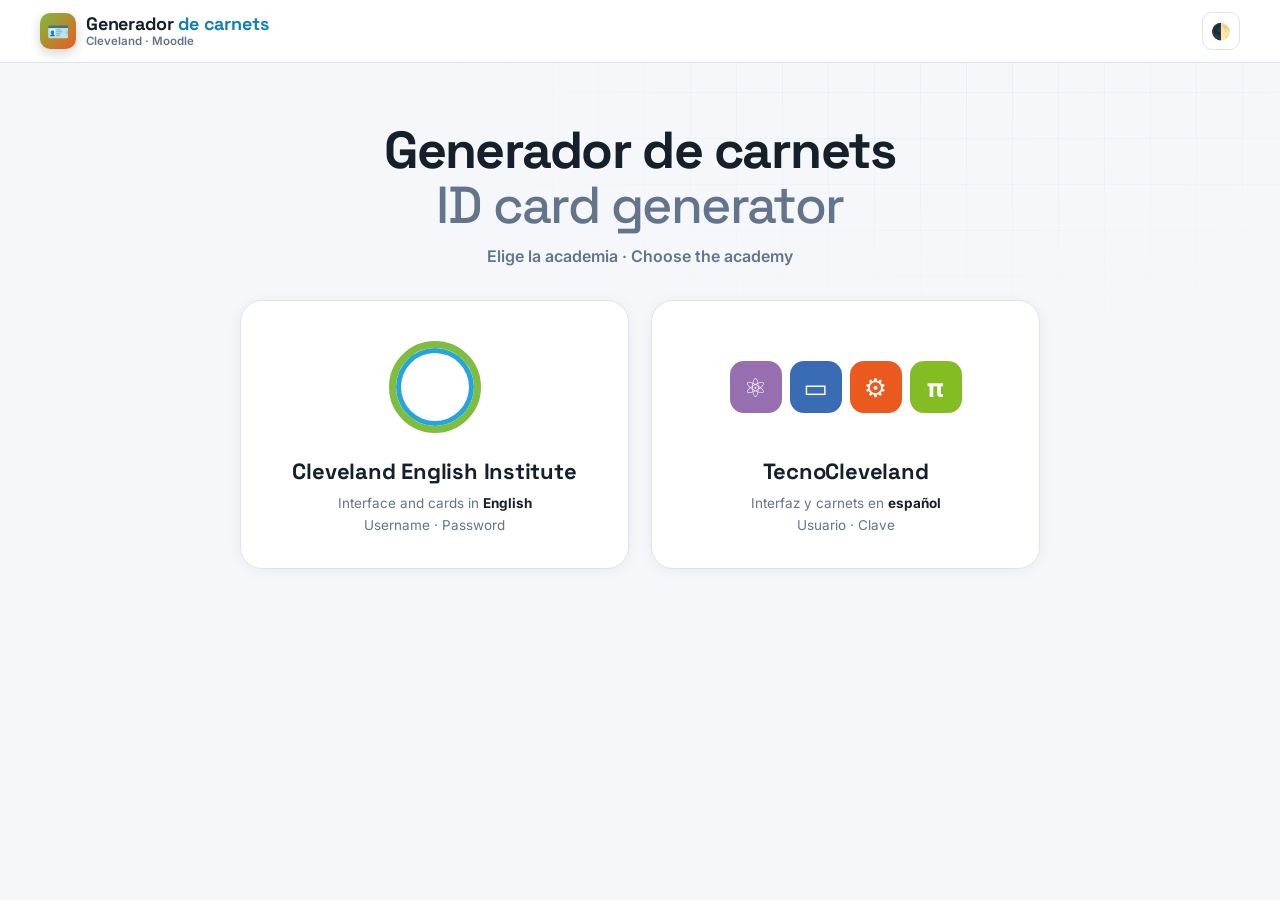
<file: stickers/index.html>
<!DOCTYPE html>
<html lang="es">
<head>
<meta charset="UTF-8">
<meta name="viewport" content="width=device-width, initial-scale=1.0">
<title>Generador de carnets · Cleveland</title>
<link rel="icon" href="data:image/svg+xml,<svg xmlns='http://www.w3.org/2000/svg' viewBox='0 0 100 100'><text y='.9em' font-size='90'>🪪</text></svg>">
<link href="https://fonts.googleapis.com/css2?family=Space+Grotesk:wght@500;600;700&family=Inter:wght@400;500;600;700;800&display=swap" rel="stylesheet">
<link rel="stylesheet" href="css/styles.css">
</head>
<body data-screen="home" data-academy="">

<header class="topbar">
  <div class="logo">
    <div class="logo-mark">🪪</div>
    <div>
      <div class="logo-text" id="logo-text">Generador<span class="logo-accent"> de carnets</span></div>
      <div class="logo-sub" id="logo-sub">Cleveland · Moodle</div>
    </div>
  </div>
  <div class="topbar-right">
    <span class="academy-chip" id="academy-chip" hidden></span>
    <button class="btn ghost" id="btn-change" hidden></button>
    <button class="icon-btn" id="btn-theme" title="Tema / Theme" aria-label="Theme">🌓</button>
  </div>
</header>

<!-- ═════ PANTALLA 1: elegir academia ═════ -->
<main id="screen-home" class="screen">
  <div class="home-hero">
    <h1>Generador de carnets<br><span class="h1-sub">ID card generator</span></h1>
    <p>Elige la academia · Choose the academy</p>
  </div>
  <div class="academy-grid">
    <button class="academy-card" data-pick="cleveland">
      <div class="mark mark-cleveland" aria-hidden="true"><span></span></div>
      <div class="academy-name">Cleveland English Institute</div>
      <div class="academy-desc">Interface and cards in <b>English</b><br>Username · Password</div>
    </button>
    <button class="academy-card" data-pick="tecno">
      <div class="mark mark-tecno" aria-hidden="true">
        <i style="--c:#976FB0">⚛</i><i style="--c:#3A6BB5">▭</i><i style="--c:#EA5A1E">⚙</i><i style="--c:#84BC24">π</i>
      </div>
      <div class="academy-name">TecnoCleveland</div>
      <div class="academy-desc">Interfaz y carnets en <b>español</b><br>Usuario · Clave</div>
    </button>
  </div>
</main>

<!-- ═════ PANTALLA 2 ═════ -->
<main id="screen-app" class="screen" hidden>
  <div class="page-head">
    <h2 data-i18n="appTitle"></h2>
    <p data-i18n="appSub"></p>
  </div>

  <!-- Nueva lista -->
  <section class="card" id="form-card">
    <div class="card-head">
      <h3 id="form-title"></h3>
      <div class="card-actions">
        <button class="btn ghost sm" id="btn-example" data-i18n="example"></button>
        <button class="btn ghost sm" id="btn-clear" data-i18n="clearForm"></button>
      </div>
    </div>

    <div class="seg" id="level-seg" role="radiogroup">
      <button class="seg-btn" data-level="media" role="radio"></button>
      <button class="seg-btn" data-level="primaria" role="radio"></button>
    </div>

    <div class="form-row">
      <label class="field"><span id="lbl-grade"></span><select id="f-grade"></select></label>
      <label class="field"><span data-i18n="f_section"></span>
        <input type="text" id="f-section" maxlength="12" autocomplete="off" data-i18n-ph="ph_section">
        <small data-i18n="h_section"></small></label>
      <label class="field"><span data-i18n="f_pass"></span>
        <input type="text" id="f-pass" maxlength="40" autocomplete="off" spellcheck="false" data-i18n-ph="ph_pass">
        <small data-i18n="h_pass"></small></label>
    </div>

    <p class="hint" data-i18n="dataHint"></p>
    <div class="cols" id="cols">
      <div class="col"><div class="col-head"><span class="col-label" data-i18n="f_user"></span><span class="col-count" id="cnt-user"></span></div>
        <textarea id="f-user" wrap="off" spellcheck="false" autocomplete="off" data-i18n-ph="ph_user"></textarea></div>
      <div class="col"><div class="col-head"><span class="col-label" data-i18n="f_last"></span><span class="col-count" id="cnt-last"></span></div>
        <textarea id="f-last" wrap="off" spellcheck="false" autocomplete="off" data-i18n-ph="ph_last"></textarea></div>
      <div class="col"><div class="col-head"><span class="col-label" data-i18n="f_first"></span><span class="col-count" id="cnt-first"></span></div>
        <textarea id="f-first" wrap="off" spellcheck="false" autocomplete="off" data-i18n-ph="ph_first"></textarea></div>
    </div>
    <p class="hint tip" data-i18n="pasteTip"></p>

    <div id="form-status"></div>
    <div class="form-actions">
      <button class="btn primary" id="btn-save"></button>
      <button class="btn ghost" id="btn-cancel" hidden data-i18n="cancelEdit"></button>
    </div>
  </section>

  <!-- Listas guardadas -->
  <section class="card" id="results-card">
    <div class="card-head">
      <h3 data-i18n="savedTitle"></h3>
      <div class="card-actions">
        <span class="total" id="total"></span>
        <button class="btn primary sm" id="btn-zip" hidden></button>
        <button class="btn ghost sm danger" id="btn-delall" hidden></button>
      </div>
    </div>
    <div id="results"></div>
  </section>

  <!-- Opciones de impresión -->
  <section class="card">
    <div class="card-head"><h3 data-i18n="optionsTitle"></h3></div>
    <div class="options">
      <label class="field">
        <span data-i18n="optLayout"></span>
        <select id="opt-layout"></select>
      </label>
      <label class="field">
        <span data-i18n="optUrl"></span>
        <input type="text" id="opt-url" spellcheck="false" autocomplete="off">
      </label>
      <label class="check"><input type="checkbox" id="opt-upper" checked><span data-i18n="optUpper"></span></label>
    </div>
  </section>
</main>

<!-- Vista previa -->
<div class="modal" id="modal" hidden>
  <div class="modal-box">
    <div class="modal-head">
      <strong id="modal-title"></strong>
      <button class="btn ghost sm" id="modal-close"></button>
    </div>
    <iframe id="modal-frame" title="PDF"></iframe>
  </div>
</div>
<div class="toast" id="toast" role="status"></div>

<script src="lib/jspdf.umd.min.js"></script>
<script src="lib/jszip.min.js"></script>
<script src="js/stickers.js"></script>
<script src="js/app.js"></script>
</body>
</html>
</file>
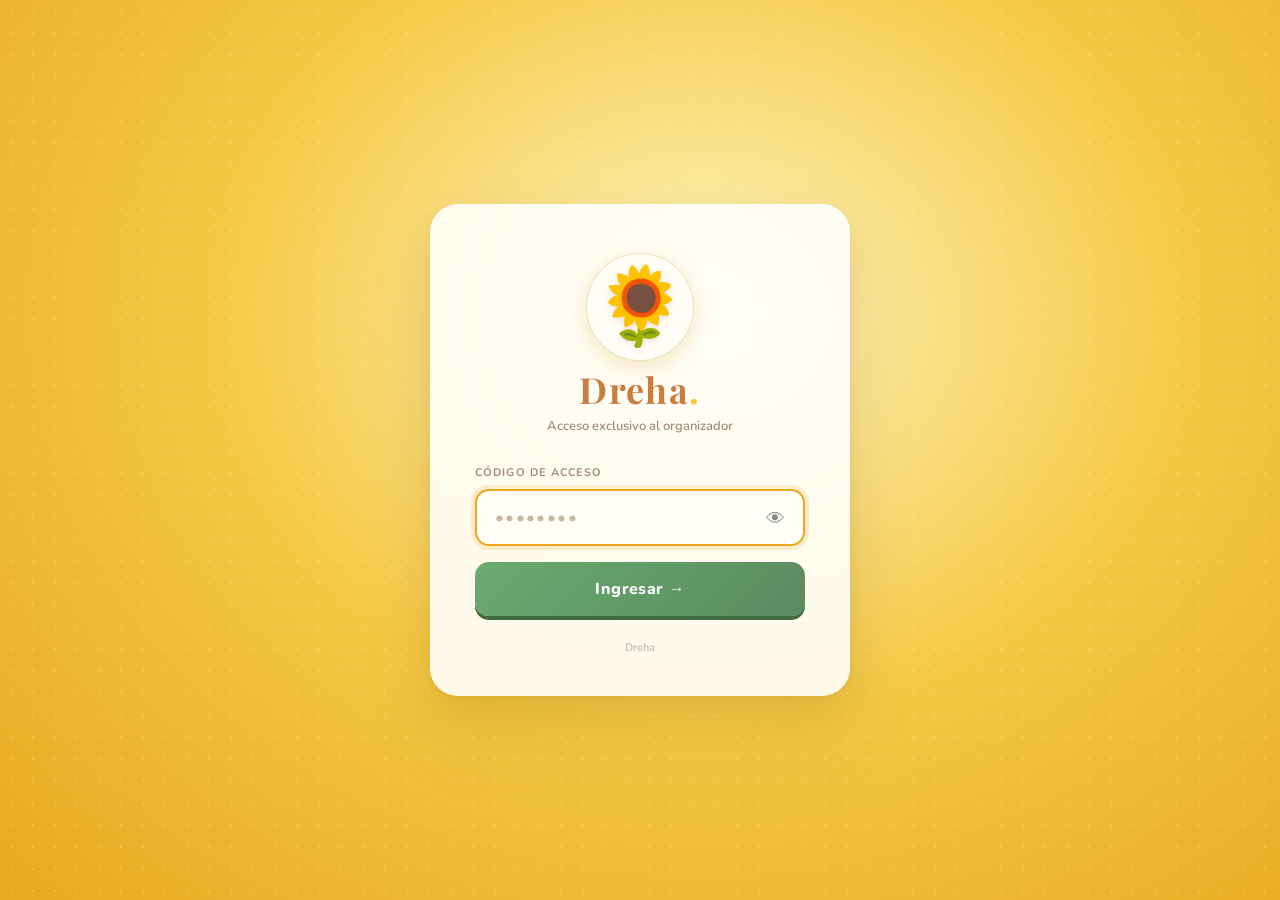
<file: Organizador/login.html>
<!DOCTYPE html>
<html lang="es">
<head>
  <meta charset="UTF-8">
  <meta name="viewport" content="width=device-width, initial-scale=1.0">
  <title>Dreha</title>
  <link rel="icon" href="data:image/svg+xml,<svg xmlns='http://www.w3.org/2000/svg' viewBox='0 0 100 100'><text y='.9em' font-size='90'>🌻</text></svg>">
  <link href="https://fonts.googleapis.com/css2?family=Nunito:wght@400;600;700;800;900&family=Playfair+Display:ital,wght@0,500;0,700;1,500&display=swap" rel="stylesheet">
  <style>
    *, *::before, *::after { box-sizing: border-box; margin: 0; padding: 0; }

    body {
      font-family: 'Nunito', sans-serif;
      min-height: 100vh;
      display: flex;
      align-items: center;
      justify-content: center;
      background:
        radial-gradient(circle, rgba(255,255,255,0.18) 1.5px, transparent 1.5px),
        radial-gradient(ellipse at 55% 35%, #FEF5C0 0%, #F5C842 50%, #E8A820 100%);
      background-size: 22px 22px, 100% 100%;
      padding: 20px;
    }

    .login-card {
      background: rgba(255, 255, 255, 0.88);
      backdrop-filter: blur(10px);
      -webkit-backdrop-filter: blur(10px);
      border: 1px solid rgba(255, 255, 255, 0.5);
      border-radius: 28px;
      padding: 48px 44px 40px;
      width: 100%;
      max-width: 420px;
      box-shadow:
        0 2px 6px rgba(120, 80, 0, 0.06),
        0 14px 44px rgba(120, 80, 0, 0.13),
        0 48px 80px rgba(120, 80, 0, 0.07);
      text-align: center;
      animation: cardIn 0.45s cubic-bezier(0.34, 1.56, 0.64, 1) both;
    }

    @keyframes cardIn {
      from { opacity: 0; transform: translateY(28px) scale(0.96); }
      to   { opacity: 1; transform: translateY(0)    scale(1); }
    }

    @keyframes breathe {
      0%, 100% { transform: scale(1); }
      50%       { transform: scale(1.05); }
    }

    .login-hero {
      display: flex;
      flex-direction: column;
      align-items: center;
      gap: 10px;
      margin-bottom: 30px;
    }

    .login-logo-wrap {
      width: 108px;
      height: 108px;
      background: #fffdf5;
      border-radius: 50%;
      display: flex;
      align-items: center;
      justify-content: center;
      font-size: 76px;
      border: 1px solid rgba(200,155,30,0.28);
      box-shadow: 0 6px 22px rgba(200,140,0,0.22);
      line-height: 1;
      animation: breathe 4s ease-in-out infinite;
    }
    .login-sunflower {
      display: inline-block;
      line-height: 1;
      filter: saturate(1.2) brightness(1.05) drop-shadow(0 2px 3px rgba(0,0,0,0.1));
    }

    .login-brand {
      font-family: 'Playfair Display', serif;
      font-size: 36px;
      font-weight: 700;
      color: #C97D3E;
      letter-spacing: 0.04em;
      line-height: 1;
    }

    .login-brand .dot { color: #F5C842; }

    .login-subtitle {
      font-size: 13px;
      color: #A08C78;
      font-weight: 600;
      margin: 0;
    }

    .login-field-label {
      text-align: left;
      font-size: 11px;
      font-weight: 700;
      letter-spacing: 0.1em;
      color: #A08C78;
      margin-bottom: 9px;
    }

    .login-input-wrap {
      position: relative;
      margin-bottom: 12px;
    }

    .login-input-wrap input {
      width: 100%;
      padding: 15px 52px 15px 18px;
      border: 2px solid #EDE5D8;
      border-radius: 14px;
      font-size: 17px;
      font-family: inherit;
      color: #2C1F14;
      background: #FDF8F3;
      outline: none;
      transition: border-color 0.3s, box-shadow 0.3s, background 0.3s;
      letter-spacing: 0.12em;
    }

    .login-input-wrap input::placeholder {
      letter-spacing: 0.08em;
      color: #C8B8A4;
    }

    .login-input-wrap input:focus {
      border-color: #E8A820;
      box-shadow: 0 0 0 4px rgba(232,168,32,0.18);
      background: #FFFEF7;
    }

    .eye-btn {
      position: absolute;
      right: 14px;
      top: 50%;
      transform: translateY(-50%);
      background: none;
      border: none;
      cursor: pointer;
      font-size: 19px;
      opacity: 0.45;
      padding: 6px;
      line-height: 1;
      transition: opacity 0.15s;
    }

    .eye-btn:hover { opacity: 0.75; }

    .login-error {
      display: none;
      background: #FCEAEA;
      color: #B84040;
      font-size: 13px;
      font-weight: 700;
      margin-bottom: 12px;
      text-align: left;
      padding: 10px 14px;
      border-radius: 10px;
      border-left: 3px solid #B84040;
    }

    .login-btn {
      width: 100%;
      padding: 16px;
      background: linear-gradient(135deg, #6AAB70 0%, #5A8A5F 100%);
      color: white;
      border: none;
      border-radius: 14px;
      font-size: 16px;
      font-weight: 800;
      font-family: inherit;
      cursor: pointer;
      margin-top: 4px;
      letter-spacing: 0.03em;
      box-shadow: 0 4px 0 0 #3E6B43, 0 0 0 0 rgba(106,171,112,0);
      transition: background 0.3s, box-shadow 0.3s, transform 0.15s;
    }

    .login-btn:hover {
      background: linear-gradient(135deg, #78C47E 0%, #6AAB70 100%);
      box-shadow: 0 4px 0 0 #3E6B43, 0 0 18px 4px rgba(106,171,112,0.35);
    }
    .login-btn:active { transform: translateY(3px); box-shadow: 0 1px 0 0 #3E6B43, none; }

    .login-footer {
      margin-top: 24px;
      font-size: 11px;
      color: #C8B8A4;
      font-weight: 600;
    }

    /* Responsive móvil */
    @media (max-width: 480px) {
      .login-card {
        padding: 36px 24px 30px;
        border-radius: 22px;
      }
      .login-logo-wrap { width: 88px; height: 88px; font-size: 62px; }
      .login-hero { gap: 8px; margin-bottom: 24px; }
      .login-brand { font-size: 28px; }
    }
  </style>
</head>
<body>

  <div class="login-card">
    <div class="login-hero">
      <div class="login-logo-wrap"><span class="login-sunflower">🌻</span></div>
      <div class="login-brand">Dreha<span class="dot">.</span></div>
      <div class="login-subtitle">Acceso exclusivo al organizador</div>
    </div>

    <div class="login-field-label">CÓDIGO DE ACCESO</div>
    <div class="login-input-wrap">
      <input
        type="password"
        id="code-input"
        placeholder="••••••••"
        autocomplete="off"
        inputmode="numeric"
      />
      <button class="eye-btn" onclick="toggleEye()" id="eye-btn" title="Mostrar/ocultar">👁</button>
    </div>

    <div class="login-error" id="login-error"></div>

    <button class="login-btn" onclick="doLogin()">Ingresar →</button>

    <div class="login-footer">Dreha</div>
  </div>

  <script>
    // Si ya hay sesión activa, ir directamente al app
    const _savedUser = sessionStorage.getItem('orgUser');
    if (_savedUser) window.location.replace('index.html');

    const USERS = {
      '29762550': 'dreha',
      '2114':     'ale'
    };

    function doLogin() {
      const code = document.getElementById('code-input').value.trim();
      const user = USERS[code];
      if (user) {
        sessionStorage.setItem('orgUser', user);
        window.location.replace('index.html');
      } else {
        showError('Código incorrecto. Intenta de nuevo.');
        document.getElementById('code-input').select();
      }
    }

    function toggleEye() {
      const inp = document.getElementById('code-input');
      inp.type = inp.type === 'password' ? 'text' : 'password';
    }

    function showError(msg) {
      const err = document.getElementById('login-error');
      err.textContent = msg;
      err.style.display = 'block';
    }

    document.getElementById('code-input').addEventListener('keydown', e => {
      if (e.key === 'Enter') doLogin();
      document.getElementById('login-error').style.display = 'none';
    });

    document.getElementById('code-input').focus();
  </script>
</body>
</html>
</file>
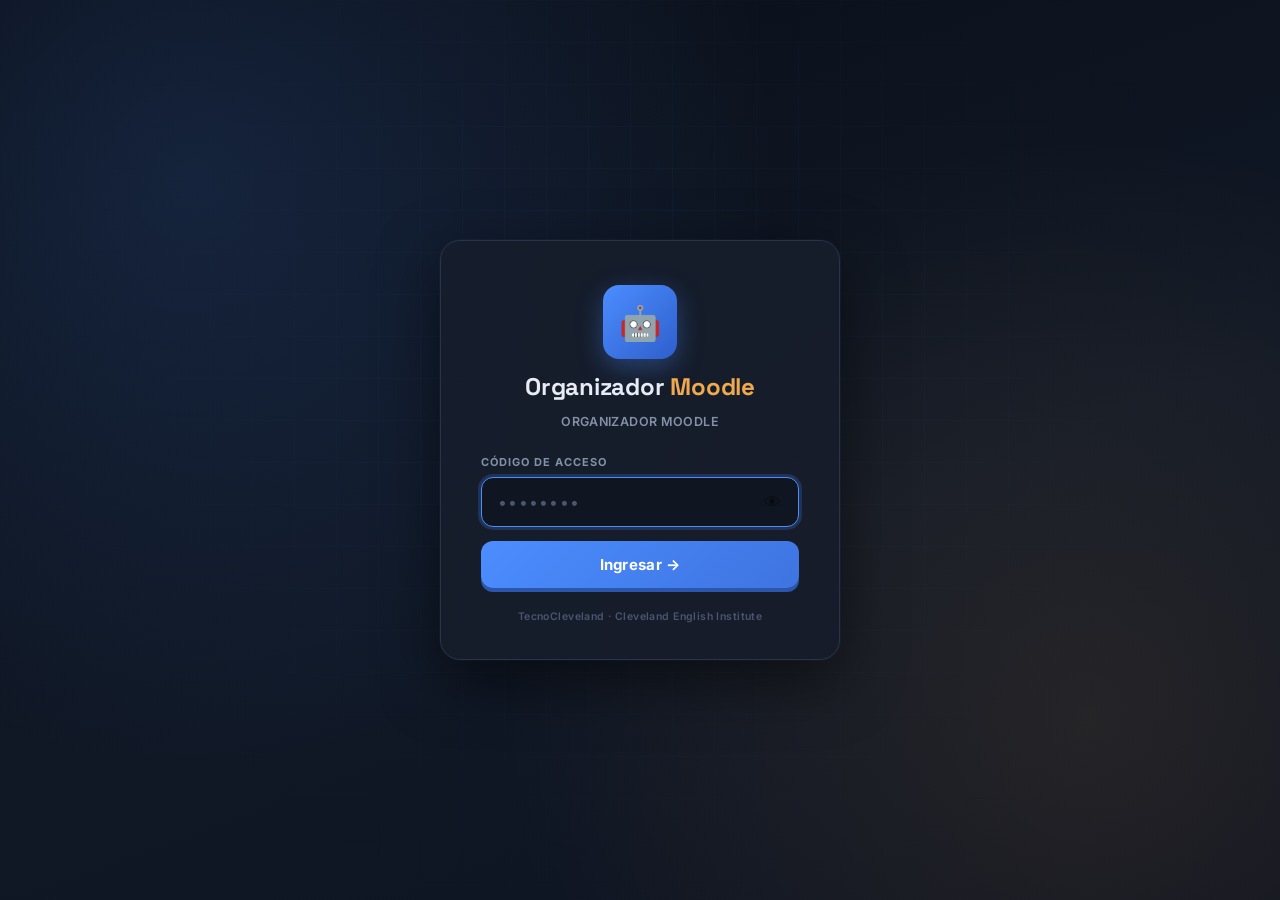
<file: Organizador_moodle/login.html>
<!DOCTYPE html>
<html lang="es">
<head>
<meta charset="UTF-8">
<meta name="viewport" content="width=device-width, initial-scale=1.0">
<title>Organizador Moodle</title>
<link rel="icon" href="data:image/svg+xml,<svg xmlns='http://www.w3.org/2000/svg' viewBox='0 0 100 100'><text y='.9em' font-size='90'>🤖</text></svg>">
<link href="https://fonts.googleapis.com/css2?family=Space+Grotesk:wght@500;600;700&family=Inter:wght@400;500;600;700;800&display=swap" rel="stylesheet">
<style>
  *,*::before,*::after{box-sizing:border-box;margin:0;padding:0;}
  :root{
    --navy:#0E1420; --navy2:#161D2B;
    --accent:#4C8DFF; --accent2:#F0A94E;
    --text:#E7ECF4; --text-muted:#8291A8;
    --border:#2A3446;
  }
  body{
    font-family:'Inter',sans-serif;
    min-height:100vh; display:flex; align-items:center; justify-content:center;
    background:
      radial-gradient(circle at 15% 20%, rgba(76,141,255,0.14) 0%, transparent 45%),
      radial-gradient(circle at 85% 80%, rgba(240,169,78,0.10) 0%, transparent 45%),
      linear-gradient(160deg,#0A0F18 0%, #101826 60%, #0C1220 100%);
    color:var(--text);
    padding:20px;
    position:relative;
    overflow:hidden;
  }
  /* circuito decorativo */
  body::before{
    content:'';
    position:absolute; inset:0;
    background-image:
      linear-gradient(rgba(76,141,255,0.06) 1px, transparent 1px),
      linear-gradient(90deg, rgba(76,141,255,0.06) 1px, transparent 1px);
    background-size:42px 42px;
    mask-image: radial-gradient(circle at 50% 40%, rgba(0,0,0,0.9) 0%, transparent 70%);
    pointer-events:none;
  }
  .login-card{
    position:relative; z-index:1;
    background:rgba(22,29,43,0.92);
    border:1px solid var(--border);
    border-radius:20px;
    padding:44px 40px 36px;
    width:100%; max-width:400px;
    box-shadow:0 20px 60px rgba(0,0,0,0.5), 0 0 0 1px rgba(76,141,255,0.05);
    animation:cardIn .45s cubic-bezier(.34,1.56,.64,1) both;
    text-align:center;
  }
  @keyframes cardIn{from{opacity:0;transform:translateY(24px) scale(.97)}to{opacity:1;transform:translateY(0) scale(1)}}

  .login-hero{display:flex;flex-direction:column;align-items:center;gap:12px;margin-bottom:26px;}
  .login-mark{
    width:74px;height:74px;border-radius:16px;
    background:linear-gradient(135deg, var(--accent) 0%, #2E5FCC 100%);
    display:flex;align-items:center;justify-content:center;
    font-size:34px;
    box-shadow:0 8px 26px rgba(76,141,255,0.35);
  }
  .login-brand{
    font-family:'Space Grotesk',sans-serif;
    font-size:24px; font-weight:700; letter-spacing:-0.01em;
  }
  .login-brand span{color:var(--accent2);}
  .login-subtitle{font-size:12.5px;color:var(--text-muted);font-weight:600;letter-spacing:0.03em;}

  .login-field-label{
    text-align:left; font-size:11px; font-weight:700; letter-spacing:0.09em;
    color:var(--text-muted); margin-bottom:8px; text-transform:uppercase;
  }
  .login-input-wrap{position:relative;margin-bottom:14px;}
  .login-input-wrap input{
    width:100%; padding:14px 50px 14px 16px;
    border:1.5px solid var(--border); border-radius:12px;
    font-size:16px; font-family:inherit; color:var(--text);
    background:#0F1521; outline:none;
    letter-spacing:0.1em;
    transition:border-color .2s, box-shadow .2s;
  }
  .login-input-wrap input::placeholder{color:#4A5670; letter-spacing:0.08em;}
  .login-input-wrap input:focus{
    border-color:var(--accent);
    box-shadow:0 0 0 3px rgba(76,141,255,0.2);
  }
  .eye-btn{
    position:absolute; right:12px; top:50%; transform:translateY(-50%);
    background:none; border:none; cursor:pointer; font-size:17px;
    opacity:.5; padding:6px; line-height:1;
  }
  .eye-btn:hover{opacity:.85;}

  .login-error{
    display:none; background:rgba(255,110,96,0.1); color:#FF8A80;
    font-size:12.5px; font-weight:700; margin-bottom:12px; text-align:left;
    padding:10px 13px; border-radius:9px; border-left:3px solid #FF6E60;
  }

  .login-btn{
    width:100%; padding:14px;
    background:linear-gradient(135deg, var(--accent) 0%, #3E74E0 100%);
    color:#fff; border:none; border-radius:12px;
    font-size:15px; font-weight:700; font-family:inherit; cursor:pointer;
    letter-spacing:0.02em;
    box-shadow:0 4px 0 0 #2A56AE;
    transition:transform .12s, box-shadow .12s, filter .2s;
  }
  .login-btn:hover{filter:brightness(1.08);}
  .login-btn:active{transform:translateY(3px); box-shadow:0 1px 0 0 #2A56AE;}

  .login-footer{
    margin-top:22px; font-size:10.5px; color:#4A5670; font-weight:600;
    letter-spacing:0.04em;
  }
</style>
</head>
<body>

  <div class="login-card">
    <div class="login-hero">
      <div class="login-mark">🤖</div>
      <div class="login-brand">Organizador <span>Moodle</span></div>
      <div class="login-subtitle">ORGANIZADOR MOODLE</div>
    </div>

    <div class="login-field-label">Código de acceso</div>
    <div class="login-input-wrap">
      <input type="password" id="code-input" placeholder="••••••••" autocomplete="off" />
      <button class="eye-btn" onclick="toggleEye()" id="eye-btn" title="Mostrar/ocultar">👁</button>
    </div>

    <div class="login-error" id="login-error"></div>

    <button class="login-btn" onclick="doLogin()">Ingresar →</button>

    <div class="login-footer">TecnoCleveland · Cleveland English Institute</div>
  </div>

  <script>
    // Si ya hay sesión activa, ir directamente al organizador
    if (sessionStorage.getItem('tcUser')) window.location.replace('index.html');

    // ───────────────────────────────────────────────────────────
    // CÓDIGOS DE ACCESO: agrega, quita o cambia aquí las personas
    // que pueden entrar al organizador.
    // Formato: 'codigo': { nombre: 'Nombre', academia: 'tecno'|'cleveland' }
    // ───────────────────────────────────────────────────────────
    const USERS = {
      '2026':  { nombre: 'Administrador',  academia: 'tecno' },
      '1010':  { nombre: 'Asistente',      academia: 'tecno' },
      'ruben': { nombre: 'Ruben Mogollon',  academia: 'cleveland' }
    };

    function doLogin() {
      const code = document.getElementById('code-input').value.trim().toLowerCase();
      const user = Object.keys(USERS).reduce((found, key) => found || (key.toLowerCase() === code ? USERS[key] : null), null);
      if (user) {
        sessionStorage.setItem('tcUser', user.nombre);
        sessionStorage.setItem('tcAcademia', user.academia);
        window.location.replace('index.html');
      } else {
        showError('Código incorrecto. Intenta de nuevo.');
        document.getElementById('code-input').select();
      }
    }

    function toggleEye() {
      const inp = document.getElementById('code-input');
      inp.type = inp.type === 'password' ? 'text' : 'password';
    }

    function showError(msg) {
      const err = document.getElementById('login-error');
      err.textContent = msg;
      err.style.display = 'block';
    }

    document.getElementById('code-input').addEventListener('keydown', e => {
      if (e.key === 'Enter') doLogin();
      document.getElementById('login-error').style.display = 'none';
    });

    document.getElementById('code-input').focus();
  </script>
</body>
</html>
</file>
<file: Organizador/styles.css>
﻿  :root {
    --bg: #FDF8F3;
    --surface: #FFFFFF;
    --surface2: #FBF5EE;
    --border: #EDE5D8;
    --text: #2C1F14;
    --text-muted: #A08C78;
    --accent: #C97D3E;
    --accent-light: #FDF0E0;
    --accent2: #E8A02A;
    --accent2-light: #FEF6E4;
    --green: #5A8A5F;
    --green-light: #EBF4EC;
    --blue: #5B7FA6;
    --blue-light: #EAF0F8;
    --pink: #D4697A;
    --pink-light: #FCEEF0;
    --yellow-light: #FEF9E7;
    --pending-color: #A08C78;
    --inprogress-color: #5B7FA6;
    --done-color: #5A8A5F;
    --radius: 20px;
    --radius-sm: 12px;
    --shadow: 0 2px 16px rgba(180,120,60,0.08);
    --shadow-md: 0 8px 32px rgba(180,120,60,0.16);
    --font: 'Nunito', sans-serif;
    --font-display: 'Playfair Display', serif;
    --trash-color: #B84040;
    --trash-light: #FCEAEA;
    --sunflower: #F5C842;
    --petal: #F9A8A8;
    --stem: #5A8A5F;
    --sidebar-w: 230px;
  }

  body.dark {
    --bg: #141009;
    --surface: #1C1710;
    --surface2: #231E15;
    --border: #332B1E;
    --text: #F0E8DC;
    --text-muted: #7A6C5C;
    --accent: #E09050;
    --accent-light: #2D1E09;
    --accent2: #F0B030;
    --accent2-light: #2D2005;
    --green: #6AAB70;
    --green-light: #0D2010;
    --blue: #7AA0C8;
    --blue-light: #0D1E30;
    --pink: #E07A8A;
    --pink-light: #30101A;
    --yellow-light: #2A2000;
    --pending-color: #9CA3AF;
    --inprogress-color: #7AA0C8;
    --done-color: #6AAB70;
    --shadow: 0 2px 16px rgba(0,0,0,0.4);
    --shadow-md: 0 8px 32px rgba(0,0,0,0.6);
    --trash-color: #F08080;
    --trash-light: #3A1010;
  }

  body.dark .note-color-0  { background: #1e1c14; }
  body.dark .note-color-1  { background: #0f2212; }
  body.dark .note-color-2  { background: #101c2e; }
  body.dark .note-color-3  { background: #2e0e10; }
  body.dark .note-color-4  { background: #1e0e30; }
  body.dark .note-color-5  { background: #282000; }
  body.dark .note-color-6  { background: #281a00; }
  body.dark .note-color-7  { background: #062426; }
  body.dark .note-color-8  { background: #300a1e; }
  body.dark .note-color-9  { background: #0a2014; }
  body.dark .note-color-10 { background: #141c26; }
  body.dark .note-color-11 { background: #261a08; }
  body.dark .note-color-12 { background: #0a2010; }
  body.dark .note-color-13 { background: #0e1c34; }
  body.dark .note-color-14 { background: #28082a; }
  body.dark .note-color-15 { background: #24200a; }

  *, *::before, *::after { box-sizing: border-box; margin: 0; padding: 0; }

  body {
    font-family: var(--font);
    background: var(--bg);
    color: var(--text);
    min-height: 100vh;
    display: flex;
    transition: background 0.3s, color 0.3s;
  }

  /* ── DECORATIVE BG PETALS ── */
  body::before {
    content: '';
    position: fixed;
    top: -80px; right: -80px;
    width: 300px; height: 300px;
    background: radial-gradient(ellipse, rgba(248,200,130,0.12) 0%, transparent 70%);
    border-radius: 50%;
    pointer-events: none;
    z-index: 0;
  }
  body::after {
    content: '';
    position: fixed;
    bottom: -60px; left: 160px;
    width: 220px; height: 220px;
    background: radial-gradient(ellipse, rgba(212,105,122,0.08) 0%, transparent 70%);
    border-radius: 50%;
    pointer-events: none;
    z-index: 0;
  }

  /* ── SIDEBAR ── */
  .sidebar {
    width: var(--sidebar-w);
    min-height: 100vh;
    background: var(--surface);
    border-right: 1px solid var(--border);
    display: flex;
    flex-direction: column;
    padding: 28px 14px;
    position: fixed;
    top: 0; left: 0; bottom: 0;
    z-index: 10;
    transition: background 0.3s, border-color 0.3s;
    overflow: hidden;
  }

  /* Sidebar subtle floral decoration */
  .sidebar::after {
    content: '🌻';
    position: absolute;
    bottom: 70px;
    right: -10px;
    font-size: 80px;
    opacity: 0.035;
    transform: rotate(20deg);
    pointer-events: none;
    filter: grayscale(0.3);
  }

  .logo {
    font-family: var(--font-display);
    font-size: 28px;
    font-weight: 600;
    margin-bottom: 30px;
    padding-left: 10px;
    letter-spacing: -0.5px;
    line-height: 1;
    display: flex;
    align-items: center;
    user-select: none;
    -webkit-user-select: none;
    gap: 4px;
    background: linear-gradient(135deg, var(--accent) 0%, var(--accent2) 60%, var(--pink) 100%);
    -webkit-background-clip: text;
    -webkit-text-fill-color: transparent;
    background-clip: text;
  }
  .logo-dot { display: none; }
  .logo-flower {
    font-size: 22px;
    display: inline-block;
    animation: sway 4s ease-in-out infinite;
    transform-origin: bottom center;
    -webkit-text-fill-color: initial;
  }

  @keyframes sway {
    0%, 100% { transform: rotate(-6deg); }
    50%       { transform: rotate(6deg); }
  }

  .nav-section-label {
    font-size: 9px;
    font-weight: 700;
    text-transform: uppercase;
    letter-spacing: 0.14em;
    color: var(--text-muted);
    padding: 0 10px;
    margin: 14px 0 6px;
    opacity: 0.7;
  }

  .nav-item {
    display: flex;
    align-items: center;
    gap: 10px;
    padding: 9px 12px;
    border-radius: var(--radius-sm);
    cursor: pointer;
    font-size: 13.5px;
    font-weight: 600;
    color: var(--text-muted);
    transition: all 0.25s cubic-bezier(0.25, 0.46, 0.45, 0.94);
    margin-bottom: 2px;
    border: none;
    background: none;
    width: 100%;
    text-align: left;
    position: relative;
  }
  .nav-item:hover { background: var(--surface2); color: var(--text); }
  .nav-item.active {
    background: linear-gradient(135deg, var(--accent-light), rgba(248,200,130,0.15));
    color: var(--accent);
    border: 1px solid rgba(201,125,62,0.15);
  }
  .nav-item.trash-nav:hover { background: var(--trash-light); color: var(--trash-color); }
  .nav-item.trash-nav.active { background: var(--trash-light); color: var(--trash-color); border-color: rgba(184,64,64,0.15); }

  /* Active indicator pill */
  .nav-item.active::before {
    content: '';
    position: absolute;
    left: 0; top: 50%;
    transform: translateY(-50%);
    width: 3px; height: 60%;
    background: var(--accent);
    border-radius: 0 3px 3px 0;
  }
  .nav-item.trash-nav.active::before { background: var(--trash-color); }
  .nav-item.logout-btn {
    color: var(--text-muted);
    margin-top: 6px;
  }
  .nav-item.logout-btn:hover {
    background: var(--trash-light);
    color: var(--trash-color);
  }

  .nav-badge {
    margin-left: auto;
    background: var(--trash-color);
    color: #fff;
    font-size: 10px;
    font-weight: 700;
    border-radius: 50px;
    padding: 1px 7px;
    min-width: 18px;
    text-align: center;
    line-height: 1.6;
  }

  .nav-icon {
    width: 18px;
    height: 18px;
    flex-shrink: 0;
    display: inline-flex;
    align-items: center;
    justify-content: center;
    font-size: 15px;
  }

  .sidebar-footer {
    margin-top: auto;
    padding-top: 14px;
    border-top: 1px solid var(--border);
    font-size: 11px;
    color: var(--text-muted);
    padding-left: 10px;
    line-height: 1.6;
  }

  /* ── DARK MODE TOGGLE ── */
  .dark-toggle {
    display: flex;
    align-items: center;
    justify-content: space-between;
    padding: 9px 12px;
    border-radius: var(--radius-sm);
    font-size: 13px;
    font-weight: 600;
    color: var(--text-muted);
    margin-bottom: 2px;
    cursor: pointer;
  }
  .toggle-switch {
    width: 36px; height: 20px; border-radius: 50px;
    background: var(--border); position: relative;
    transition: background 0.25s; flex-shrink: 0;
    border: none; cursor: pointer;
  }
  .toggle-switch::after {
    content: ''; position: absolute; top: 3px; left: 3px;
    width: 14px; height: 14px; border-radius: 50%;
    background: white; transition: transform 0.25s;
    box-shadow: 0 1px 3px rgba(0,0,0,0.2);
  }
  body.dark .toggle-switch { background: var(--accent); }
  body.dark .toggle-switch::after { transform: translateX(16px); }

  /* ── MAIN ── */
  .main {
    margin-left: var(--sidebar-w);
    flex: 1;
    padding: 28px 38px;
    min-height: 100vh;
    position: relative;
    z-index: 1;
  }
  .view { display: none; }
  .view.active { display: block; animation: fadeUp 0.35s cubic-bezier(0.25, 0.46, 0.45, 0.94); }

  @keyframes fadeUp {
    from { opacity: 0; transform: translateY(12px); }
    to   { opacity: 1; transform: translateY(0); }
  }

  @keyframes bloomIn {
    from { opacity: 0; transform: scale(0.93) translateY(10px); }
    to   { opacity: 1; transform: scale(1) translateY(0); }
  }

  @keyframes petalSpin {
    0% { transform: rotate(0deg) scale(1); }
    50% { transform: rotate(180deg) scale(1.1); }
    100% { transform: rotate(360deg) scale(1); }
  }

  /* ── PAGE HEADER ── */
  .page-header {
    display: flex;
    align-items: center;
    justify-content: space-between;
    margin-bottom: 18px;
  }
  .page-title {
    font-family: var(--font-display);
    font-size: 33px;
    font-weight: 500;
    letter-spacing: -0.5px;
    line-height: 1.1;
  }
  .page-subtitle {
    font-size: 12px;
    color: var(--text-muted);
    margin-top: 4px;
    letter-spacing: 0.02em;
    font-weight: 500;
  }

  /* ── GREETING ── */
  .greeting-sunflower {
    display: inline-block;
    font-size: 30px;
  }

  /* ── BUTTONS ── */
  .btn {
    display: inline-flex; align-items: center; gap: 6px;
    padding: 9px 22px; border-radius: 50px;
    font-family: var(--font); font-size: 13px; font-weight: 700;
    border: none; cursor: pointer;
    transition: all 0.25s cubic-bezier(0.25,0.46,0.45,0.94);
    letter-spacing: 0.01em;
  }
  .btn-primary {
    background: linear-gradient(135deg, var(--accent), var(--accent2));
    color: white;
    box-shadow: 0 3px 12px rgba(201,125,62,0.3);
  }
  .btn-primary:hover { opacity: 0.9; transform: translateY(-2px); box-shadow: 0 6px 20px rgba(201,125,62,0.4); }
  .btn-ghost { background: transparent; color: var(--text-muted); border: 1.5px solid var(--border); font-weight: 600; }
  .btn-ghost:hover { background: var(--surface2); color: var(--text); }
  .btn-red { background: var(--trash-light); color: var(--trash-color); border: none; font-weight: 600; }
  .btn-red:hover { opacity: 0.85; }
  .btn-reset { background: var(--trash-light); color: var(--trash-color); border: 1.5px solid var(--trash-color); font-weight: 600; display: inline-flex; align-items: center; gap: 6px; font-size: 12px; padding: 7px 15px; transition: background 0.2s, color 0.2s, transform 0.15s; }
  .btn-reset:hover { background: var(--trash-color); color: #fff; transform: translateY(-1px); }
  .btn-danger { background: var(--trash-color); color: white; border: none; }
  .btn-danger:hover { opacity: 0.85; }

  /* ── STATS CARDS ── */
  .stats-row { display: grid; grid-template-columns: repeat(4,1fr); gap: 14px; margin-bottom: 28px; }
  .stat-card {
    background: var(--surface);
    border-radius: var(--radius);
    padding: 20px 22px;
    border: 1px solid var(--border);
    box-shadow: var(--shadow);
    transition: transform 0.25s, box-shadow 0.25s;
    position: relative;
    overflow: hidden;
  }
  .stat-card::before {
    content: '';
    position: absolute;
    top: 0; right: 0;
    width: 60px; height: 60px;
    border-radius: 0 var(--radius) 0 60px;
    background: linear-gradient(135deg, var(--accent-light), transparent);
    opacity: 0.7;
  }
  .stat-card:hover { transform: translateY(-3px); box-shadow: var(--shadow-md); }
  .stat-card:nth-child(2)::before { background: linear-gradient(135deg, rgba(160,140,120,0.1), transparent); }
  .stat-card:nth-child(3)::before { background: linear-gradient(135deg, var(--blue-light), transparent); }
  .stat-card:nth-child(4)::before { background: linear-gradient(135deg, var(--green-light), transparent); }
  .stat-label { font-size: 10px; text-transform: uppercase; letter-spacing: 0.1em; color: var(--text-muted); font-weight: 700; margin-bottom: 6px; }
  .stat-value { font-family: var(--font-display); font-size: 34px; font-weight: 500; line-height: 1; }
  .stat-sub { font-size: 11px; color: var(--text-muted); margin-top: 5px; font-weight: 500; }
  .stat-icon { position: absolute; top: 16px; right: 18px; font-size: 20px; opacity: 0.4; }

  /* ── TASK COLUMNS ── */
  .tasks-columns { display: grid; grid-template-columns: repeat(3,1fr); gap: 16px; }
  .task-column {
    background: var(--surface);
    border-radius: var(--radius);
    border: 1px solid var(--border);
    padding: 18px;
    box-shadow: var(--shadow);
  }
  .col-header { display: flex; align-items: center; gap: 8px; margin-bottom: 16px; }
  .col-dot { width: 8px; height: 8px; border-radius: 50%; }
  .col-title { font-weight: 700; font-size: 11px; text-transform: uppercase; letter-spacing: 0.1em; }
  .col-count {
    margin-left: auto;
    background: var(--surface2);
    border-radius: 50px;
    padding: 2px 10px;
    font-size: 11px;
    color: var(--text-muted);
    font-weight: 700;
  }

  /* ── TASK CARD ── */
  .task-card {
    background: var(--surface2);
    border-radius: var(--radius-sm);
    padding: 14px;
    margin-bottom: 9px;
    border: 1px solid transparent;
    transition: all 0.25s cubic-bezier(0.25,0.46,0.45,0.94);
    cursor: pointer;
    position: relative;
    overflow: hidden;
  }
  .task-card::before {
    content: '';
    position: absolute;
    top: 0; left: 0;
    width: 3px;
    height: 100%;
    background: var(--border);
    border-radius: 3px 0 0 3px;
    transition: background 0.25s;
  }
  .task-card:hover { border-color: var(--border); box-shadow: var(--shadow); background: var(--surface); transform: translateX(2px); }
  .task-card:hover::before { background: var(--accent); }
  .task-card-title { font-size: 14px; font-weight: 700; margin-bottom: 5px; line-height: 1.4; padding-left: 8px; }
  .task-card-desc { font-size: 12px; color: var(--text-muted); margin-bottom: 8px; line-height: 1.5; padding-left: 8px; }
  .task-card-meta { display: flex; align-items: center; gap: 5px; flex-wrap: wrap; padding-left: 8px; }
  .task-tag { font-size: 11px; padding: 3px 10px; border-radius: 50px; font-weight: 700; }
  .task-date-badge { font-size: 11px; color: var(--text-muted); margin-left: auto; font-weight: 600; }
  .priority-alta { background: var(--trash-light); color: var(--trash-color); }
  .priority-media { background: var(--accent2-light); color: #8A6010; }
  body.dark .priority-media { color: var(--accent2); }
  .priority-baja { background: var(--green-light); color: var(--green); }

  /* ── FORM ── */
  .add-task-form {
    background: var(--surface);
    border-radius: var(--radius);
    border: 1px solid var(--border);
    padding: 14px 18px;
    margin-bottom: 16px;
    box-shadow: var(--shadow);
    position: relative;
    overflow: hidden;
    transition: all 0.3s cubic-bezier(0.25,0.46,0.45,0.94);
  }
  .add-task-form::after {
    content: '🌷';
    position: absolute;
    bottom: -6px; right: 14px;
    font-size: 36px;
    opacity: 0.05;
    transform: rotate(-10deg);
    pointer-events: none;
  }

  /* Compact top bar — always visible */
  .form-topbar {
    display: flex;
    align-items: center;
    gap: 10px;
  }
  .form-topbar-input {
    flex: 1;
    padding: 8px 14px;
    border-radius: 50px;
    border: 1.5px solid var(--border);
    background: var(--surface2);
    font-family: var(--font);
    font-size: 13px;
    font-weight: 500;
    color: var(--text);
    outline: none;
    transition: border-color 0.2s, box-shadow 0.2s;
  }
  .form-topbar-input:focus {
    border-color: var(--accent);
    box-shadow: 0 0 0 3px rgba(201,125,62,0.1);
    background: var(--surface);
  }
  .form-topbar-input::placeholder { color: var(--text-muted); }
  .form-expand-btn {
    background: var(--surface2); border: 1.5px solid var(--border);
    border-radius: 50px; padding: 7px 14px; font-size: 12px; font-weight: 700;
    color: var(--text-muted); cursor: pointer; font-family: var(--font);
    transition: all 0.2s; white-space: nowrap; flex-shrink: 0;
  }
  .form-expand-btn:hover { background: var(--accent-light); color: var(--accent); border-color: var(--accent); }

  /* Expanded extra fields */
  .form-extra {
    display: none;
    margin-top: 12px;
    padding-top: 12px;
    border-top: 1px solid var(--border);
    animation: fadeUp 0.2s ease;
  }
  .form-extra.open { display: block; }
  .form-grid { display: grid; grid-template-columns: 1fr 1fr 1fr 1fr; gap: 10px; margin-bottom: 10px; }
  .form-full { grid-column: 1 / -1; }
  .form-field { display: flex; flex-direction: column; gap: 4px; }
  .form-field label {
    font-size: 9px; font-weight: 700; text-transform: uppercase;
    letter-spacing: 0.1em; color: var(--text-muted);
  }
  .form-field input, .form-field select, .form-field textarea {
    padding: 7px 11px;
    border-radius: var(--radius-sm);
    border: 1.5px solid var(--border);
    background: var(--surface2);
    font-family: var(--font);
    font-size: 12px;
    font-weight: 500;
    color: var(--text);
    outline: none;
    transition: border-color 0.2s, box-shadow 0.2s, background 0.2s;
    width: 100%;
  }
  .form-field input:focus, .form-field select:focus, .form-field textarea:focus {
    border-color: var(--accent);
    background: var(--surface);
    box-shadow: 0 0 0 3px rgba(201,125,62,0.1);
  }
  .form-field textarea { resize: vertical; min-height: 52px; }
  .form-actions { display: flex; gap: 8px; justify-content: flex-end; margin-top: 10px; }

  /* ── EMPTY STATE ── */
  .empty-state {
    text-align: center;
    padding: 30px 16px;
    color: var(--text-muted);
    font-size: 13px;
  }
  .empty-state .icon { font-size: 28px; margin-bottom: 10px; }
  .empty-state .empty-msg { font-family: var(--font-display); font-size: 15px; color: var(--text-muted); font-style: italic; }
  .empty-state .empty-sub { font-size: 12px; margin-top: 4px; }

  /* ══ CALENDARIO ══ */
  .calendar-layout { display: grid; grid-template-columns: 360px 1fr; gap: 20px; align-items: start; }
  .cal-wrap {
    background: var(--surface);
    border-radius: var(--radius);
    border: 1px solid var(--border);
    box-shadow: var(--shadow);
    overflow: hidden;
  }
  .cal-header {
    display: flex; align-items: center; justify-content: space-between;
    padding: 18px 22px;
    border-bottom: 1px solid var(--border);
    background: linear-gradient(135deg, var(--accent-light), transparent);
  }
  .cal-month { font-family: var(--font-display); font-size: 18px; font-weight: 500; }
  .cal-nav button {
    width: 30px; height: 30px; border-radius: 50%; border: 1.5px solid var(--border);
    background: var(--surface); cursor: pointer; font-size: 15px;
    display: inline-flex; align-items: center; justify-content: center;
    transition: all 0.2s; color: var(--text); margin-left: 5px;
  }
  .cal-nav button:hover { background: var(--accent-light); color: var(--accent); border-color: var(--accent); }
  .cal-days-header {
    display: grid; grid-template-columns: repeat(7,1fr);
    text-align: center; font-size: 10px; font-weight: 700;
    text-transform: uppercase; letter-spacing: 0.1em; color: var(--text-muted);
    padding: 13px 10px 5px;
  }
  .cal-days { display: grid; grid-template-columns: repeat(7,1fr); padding: 5px 10px 16px; gap: 2px; }
  .cal-day {
    aspect-ratio: 1; display: flex; flex-direction: column;
    align-items: center; justify-content: center; border-radius: 50%;
    font-size: 12px; font-weight: 600; cursor: pointer;
    transition: all 0.2s; position: relative;
  }
  .cal-day:hover:not(.other-month) { background: var(--accent2-light); color: var(--text); }
  .cal-day.other-month { color: var(--text-muted); opacity: 0.25; pointer-events: none; }
  .cal-day.today {
    background: linear-gradient(135deg, var(--accent), var(--accent2));
    color: white; font-weight: 700;
    box-shadow: 0 3px 10px rgba(201,125,62,0.4);
  }
  body.dark .cal-day.today { color: #f0ebe3; }
  .cal-day.selected:not(.today) { background: var(--accent-light); color: var(--accent); font-weight: 700; }
  .cal-day .dot-row { position: absolute; bottom: 3px; display: flex; gap: 2px; }
  .cal-day .dot { width: 4px; height: 4px; border-radius: 50%; }
  .cal-day.today .dot { background: rgba(255,255,255,0.85) !important; }
  .dot-task { background: var(--accent2); }
  .dot-reminder { background: var(--blue); }
  .dot-visit    { background: var(--pink); }

  /* ── DAY PANEL ── */
  .day-panel {
    background: var(--surface);
    border-radius: var(--radius);
    border: 1px solid var(--border);
    padding: 24px;
    box-shadow: var(--shadow);
  }
  .day-panel-header { display: flex; align-items: center; justify-content: space-between; margin-bottom: 20px; }
  .day-panel-title { font-family: var(--font-display); font-size: 20px; font-weight: 500; }
  .section-label {
    font-size: 10px; font-weight: 700; text-transform: uppercase; letter-spacing: 0.1em;
    color: var(--text-muted); margin-bottom: 9px; margin-top: 18px;
  }
  .section-label:first-of-type { margin-top: 0; }

  .reminder-item {
    display: flex; align-items: flex-start; gap: 10px;
    padding: 11px 14px; border-radius: var(--radius-sm);
    background: var(--blue-light); margin-bottom: 8px;
    border-left: 3px solid var(--blue);
    transition: transform 0.2s;
  }
  .reminder-item:hover { transform: translateX(2px); }
  .r-icon { font-size: 14px; flex-shrink: 0; margin-top: 1px; }
  .r-text { font-size: 13px; flex: 1; line-height: 1.4; font-weight: 600; }
  .r-time { font-size: 11px; color: var(--blue); font-weight: 700; margin-top: 2px; }
  .reminder-del {
    background: none; border: none; cursor: pointer; color: var(--text-muted);
    font-size: 13px; padding: 2px 5px; border-radius: 4px; transition: all 0.15s;
  }
  .reminder-del:hover { background: var(--trash-light); color: var(--trash-color); }

  .day-task-item {
    display: flex; align-items: center; gap: 10px;
    padding: 10px 13px; border-radius: var(--radius-sm);
    background: var(--surface2); margin-bottom: 7px;
    font-size: 13px; font-weight: 600; cursor: pointer; transition: all 0.2s;
  }
  .day-task-item:hover { background: var(--accent-light); transform: translateX(2px); }
  .day-dot { width: 7px; height: 7px; border-radius: 50%; flex-shrink: 0; }

  .add-reminder-form { margin-top: 16px; padding-top: 16px; border-top: 1px solid var(--border); }
  .inline-row { display: flex; gap: 8px; align-items: flex-end; }
  .inline-row .form-field { flex: 1; }

  /* ══ NOTAS — MASONRY ══ */
  .notes-grid {
    columns: 4 210px;
    column-gap: 16px;
  }
  .note-card {
    break-inside: avoid;
    border-radius: var(--radius);
    padding: 20px;
    border: 1.5px solid transparent;
    cursor: pointer;
    transition: transform 0.3s cubic-bezier(0.25,0.46,0.45,0.94), box-shadow 0.3s, border-color 0.3s;
    min-height: 110px;
    position: relative;
    margin-bottom: 16px;
    display: block;
    animation: bloomIn 0.4s cubic-bezier(0.25,0.46,0.45,0.94) both;
  }
  .note-card:hover {
    box-shadow: var(--shadow-md);
    transform: translateY(-4px) rotate(-0.5deg);
    border-color: rgba(201,125,62,0.2);
  }
  .note-card-title { font-weight: 700; font-size: 14px; margin-bottom: 8px; line-height: 1.4; }
  .note-card-body { font-size: 13px; color: var(--text-muted); line-height: 1.65; font-weight: 500; }
  .note-card-date { font-size: 10px; color: var(--text-muted); margin-top: 12px; display: block; opacity: 0.65; font-weight: 600; }

  .note-card-del {
    position: absolute; top: 10px; right: 10px;
    background: rgba(0,0,0,0.07); border: none; border-radius: 50%;
    width: 27px; height: 27px; cursor: pointer; font-size: 11px;
    display: none; align-items: center; justify-content: center;
    color: var(--text-muted); transition: all 0.2s;
  }
  body.dark .note-card-del { background: rgba(255,255,255,0.12); }
  .note-card:hover .note-card-del { display: flex; }
  .note-card-del:hover { background: var(--trash-light); color: var(--trash-color); transform: scale(1.1); }

  .add-note-card {
    break-inside: avoid;
    border-radius: var(--radius);
    padding: 20px;
    border: 2px dashed var(--border);
    cursor: pointer;
    transition: all 0.3s cubic-bezier(0.25,0.46,0.45,0.94);
    min-height: 110px;
    display: flex;
    flex-direction: column;
    align-items: center;
    justify-content: center;
    gap: 8px;
    color: var(--text-muted);
    font-size: 13px;
    font-weight: 600;
    margin-bottom: 16px;
  }
  .add-note-card:hover { border-color: var(--accent); color: var(--accent); background: var(--accent-light); transform: translateY(-3px); }
  .add-note-card .plus-icon { font-size: 28px; color: var(--accent2); line-height: 1; transition: transform 0.3s; }
  .add-note-card:hover .plus-icon { transform: rotate(90deg) scale(1.15); }

  .note-color-0  { background: #FFFEF5; }
  .note-color-1  { background: #EBF5EC; }
  .note-color-2  { background: #E8F0FB; }
  .note-color-3  { background: #FDEEED; }
  .note-color-4  { background: #F2EFFE; }
  .note-color-5  { background: #FEF9E7; }
  .note-color-6  { background: #FEF3E0; }
  .note-color-7  { background: #E2F7FB; }
  .note-color-8  { background: #FCEEF3; }
  .note-color-9  { background: #EAFBF2; }
  .note-color-10 { background: #F3F5FB; }
  .note-color-11 { background: #FEF6ED; }
  .note-color-12 { background: #EFFBEF; }
  .note-color-13 { background: #EEF4FF; }
  .note-color-14 { background: #FDF0FA; }
  .note-color-15 { background: #FDFCE8; }

  /* Pin icon */
  .note-pin-btn {
    position: absolute; top: 10px; left: 10px;
    background: none; border: none; cursor: pointer;
    font-size: 14px; opacity: 0; transition: opacity 0.2s, transform 0.2s;
    padding: 2px 4px; border-radius: 4px;
    color: var(--text-muted);
  }
  .note-card:hover .note-pin-btn { opacity: 1; transform: rotate(-10deg); }
  .note-card.pinned .note-pin-btn { opacity: 1; color: var(--accent2); transform: rotate(0deg); }
  .note-card.pinned { border-color: var(--accent2) !important; border-width: 2px; }
  .notes-pinned-label {
    font-size: 10px; font-weight: 700; text-transform: uppercase;
    letter-spacing: 0.1em; color: var(--text-muted);
    margin-bottom: 14px; padding-left: 2px;
    display: flex; align-items: center; gap: 8px;
  }
  .notes-pinned-label::after { content: ''; flex: 1; height: 1px; background: var(--border); }
  .notes-section { margin-bottom: 30px; }

  /* Empty notes state */
  .notes-empty-state {
    text-align: center;
    padding: 70px 20px;
    color: var(--text-muted);
  }
  .notes-empty-icon { font-size: 48px; margin-bottom: 14px; }
  .notes-empty-msg { font-family: var(--font-display); font-size: 22px; font-style: italic; margin-bottom: 7px; color: var(--text-muted); }
  .notes-empty-sub { font-size: 13px; font-weight: 500; }

  /* Drag & drop */
  .note-card.dragging { opacity: 0.35; transform: scale(0.95) rotate(-1.5deg); box-shadow: none; }
  .note-card.drag-over { outline: 2.5px dashed var(--accent2); outline-offset: 3px; }

  /* ══ PAPELERA ══ */
  .trash-banner {
    background: linear-gradient(135deg, var(--trash-light), rgba(252,234,234,0.5));
    border: 1px solid rgba(184,64,64,0.18);
    border-radius: var(--radius); padding: 18px 22px;
    display: flex; align-items: center; gap: 15px;
    margin-bottom: 28px; color: var(--trash-color); font-size: 13px;
  }
  .trash-banner-icon { font-size: 22px; flex-shrink: 0; }
  .trash-banner-text { flex: 1; line-height: 1.65; font-weight: 600; }
  .trash-section-title {
    font-family: var(--font-display);
    font-size: 1.15rem;
    font-weight: 600;
    letter-spacing: 0.3px;
    color: var(--text);
    margin: 52px 0 22px;
    padding: 14px 18px 18px;
    background: rgba(255, 255, 255, 0.3);
    border-radius: var(--radius-sm);
    display: flex;
    align-items: center;
    gap: 10px;
    position: relative;
  }
  .trash-section-title::after {
    content: '';
    position: absolute;
    bottom: 0;
    left: 18px;
    width: 60px;
    height: 1.5px;
    background: var(--petal);
    border-radius: 2px;
  }
  .trash-section-count {
    font-family: var(--font);
    font-size: 11px;
    font-weight: 400;
    color: var(--text-muted);
    background: none;
    border-radius: 0;
    padding: 0;
  }
  .trash-section-count::before { content: '('; }
  .trash-section-count::after  { content: ')'; }
  .trash-card {
    background: var(--surface); border-radius: var(--radius-sm);
    border: 1px solid var(--border); padding: 15px 18px;
    margin-bottom: 9px; display: flex; align-items: flex-start;
    gap: 14px; transition: all 0.25s;
  }
  .trash-card:hover { border-color: rgba(184,64,64,0.25); box-shadow: var(--shadow); }
  .trash-card-body { flex: 1; min-width: 0; }
  .trash-card-title { font-size: 14px; font-weight: 700; margin-bottom: 3px; }
  .trash-card-meta { font-size: 11px; color: var(--text-muted); font-weight: 500; }
  .trash-card-actions { display: flex; gap: 6px; flex-shrink: 0; align-items: center; }
  .trash-restore-btn {
    background: var(--green-light); color: var(--green); border: none;
    border-radius: 50px; padding: 5px 14px; font-size: 12px; font-weight: 700;
    cursor: pointer; transition: all 0.2s; font-family: var(--font);
  }
  .trash-restore-btn:hover { opacity: 0.8; transform: translateY(-1px); }
  .trash-del-btn {
    background: var(--trash-light); color: var(--trash-color); border: none;
    border-radius: 50px; padding: 5px 14px; font-size: 12px; font-weight: 700;
    cursor: pointer; transition: all 0.2s; font-family: var(--font);
  }
  .trash-del-btn:hover { opacity: 0.8; }
  .trash-empty-all {
    background: linear-gradient(135deg, var(--trash-color), #D05060);
    color: white; border: none;
    border-radius: 50px; padding: 9px 22px; font-size: 13px; font-weight: 700;
    cursor: pointer; font-family: var(--font); transition: all 0.2s;
    box-shadow: 0 3px 12px rgba(184,64,64,0.3);
  }
  .trash-empty-all:hover { opacity: 0.9; transform: translateY(-1px); }
  .trash-note-preview {
    width: 42px; height: 42px; border-radius: 10px; flex-shrink: 0;
    border: 1.5px solid var(--border); display:flex;align-items:center;justify-content:center;font-size:18px;
  }

  /* ══ MODALES ══ */
  .modal-overlay {
    position: fixed; inset: 0;
    background: rgba(44,31,20,0.35);
    backdrop-filter: blur(8px);
    z-index: 200; display: none;
    align-items: center; justify-content: center;
  }
  .modal-overlay.active { display: flex; }
  .modal {
    background: var(--surface);
    border-radius: var(--radius);
    padding: 30px;
    width: 90%; max-width: 500px;
    box-shadow: 0 28px 70px rgba(0,0,0,0.22);
    animation: popIn 0.22s cubic-bezier(0.34,1.56,0.64,1);
    max-height: 90vh;
    overflow-y: auto;
    color: var(--text);
    border: 1px solid var(--border);
  }
  .modal-sm { max-width: 380px; }
  @keyframes popIn {
    from { transform: scale(0.90) translateY(15px); opacity: 0; }
    to   { transform: scale(1) translateY(0); opacity: 1; }
  }
  .modal-title { font-family: var(--font-display); font-size: 23px; font-weight: 500; margin-bottom: 20px; }
  .modal-actions { display: flex; gap: 8px; justify-content: flex-end; margin-top: 22px; }

  /* Status pills */
  .status-pills { display: flex; gap: 7px; flex-wrap: wrap; }
  .status-pill {
    padding: 6px 15px; border-radius: 50px;
    border: 1.5px solid var(--border); font-size: 12px; font-weight: 700;
    cursor: pointer; background: var(--surface2); color: var(--text-muted);
    transition: all 0.2s;
  }
  .status-pill.active-pendiente  { background: var(--surface2); color: var(--pending-color);  border-color: var(--pending-color); }
  .status-pill.active-proceso    { background: var(--blue-light); color: var(--blue);          border-color: var(--blue); }
  .status-pill.active-completado { background: var(--green-light); color: var(--green);        border-color: var(--green); }

  /* Color picker */
  .color-picker { display: flex; gap: 8px; margin-top: 8px; flex-wrap: wrap; max-width: 310px; }
  .cpick {
    width: 27px; height: 27px; border-radius: 50%;
    border: 2px solid var(--border); cursor: pointer;
    transition: all 0.2s;
  }
  .cpick:hover { transform: scale(1.18); }
  .cpick.sel { border-color: var(--accent); transform: scale(1.28); box-shadow: 0 0 0 3px rgba(201,125,62,0.2); }

  /* Scrollbar */
  ::-webkit-scrollbar { width: 5px; }
  ::-webkit-scrollbar-track { background: transparent; }
  ::-webkit-scrollbar-thumb { background: var(--border); border-radius: 10px; }

  /* Dashboard header decor */
  .dashboard-header-decor {
    display: flex;
    align-items: flex-end;
    gap: 8px;
  }

  /* ── FLOATING PETAL DECORATIONS (CSS only, lightweight) ── */
  @keyframes floatPetal {
    0%   { transform: translateY(0) rotate(0deg); opacity: 0.5; }
    50%  { transform: translateY(-8px) rotate(8deg); opacity: 0.7; }
    100% { transform: translateY(0) rotate(0deg); opacity: 0.5; }
  }

  /* Dashboard welcome card */
  .welcome-strip {
    background: linear-gradient(135deg, #FEF0DC 0%, #FDF5E8 40%, #FCEEF2 100%);
    border: 1.5px solid rgba(201,125,62,0.25);
    border-radius: var(--radius);
    padding: 22px 30px;
    margin-bottom: 24px;
    display: flex;
    align-items: center;
    justify-content: space-between;
    position: relative;
    overflow: hidden;
    box-shadow: 0 4px 20px rgba(201,125,62,0.12), 0 1px 4px rgba(212,105,122,0.08);
  }
  .welcome-strip::before {
    content: '🌸🌻🌼';
    position: absolute;
    right: 28px;
    top: 50%;
    transform: translateY(-50%);
    font-size: 36px;
    letter-spacing: 6px;
    opacity: 0.22;
    animation: floatPetal 4s ease-in-out infinite;
  }
  /* Decorative left accent line */
  .welcome-strip::after {
    content: '';
    position: absolute;
    left: 0; top: 0; bottom: 0;
    width: 4px;
    background: linear-gradient(180deg, var(--accent), var(--pink));
    border-radius: var(--radius) 0 0 var(--radius);
  }
  .welcome-quote {
    font-family: var(--font-display);
    font-size: 17px;
    font-style: italic;
    font-weight: 500;
    color: #8B4A1A;
    letter-spacing: 0.01em;
    line-height: 1.4;
    text-shadow: 0 1px 2px rgba(201,125,62,0.1);
  }
  body.dark .welcome-quote {
    color: #F0B878;
    text-shadow: 0 1px 3px rgba(0,0,0,0.3);
  }
  body.dark .welcome-strip {
    background: linear-gradient(135deg, #2D1E09 0%, #251A0A 40%, #30101A 100%);
    border-color: rgba(224,144,80,0.2);
    box-shadow: 0 4px 20px rgba(0,0,0,0.3);
  }
  .welcome-animals {
    font-size: 22px;
    letter-spacing: 3px;
    opacity: 0.6;
    animation: floatPetal 5s ease-in-out infinite 1s;
  }

  /* ══ COLEGIOS ══ */
  .colleges-grid { display: grid; grid-template-columns: repeat(auto-fill, minmax(280px, 1fr)); gap: 20px; margin-top: 6px; }
  .college-card {
    background: var(--surface); border-radius: var(--radius);
    border: 1.5px solid var(--border); box-shadow: var(--shadow);
    padding: 26px 24px; cursor: pointer;
    transition: transform 0.28s cubic-bezier(0.25,0.46,0.45,0.94), box-shadow 0.28s, border-color 0.28s;
    position: relative; overflow: hidden;
  }
  .college-card::before {
    content: ""; position: absolute; top: 0; left: 0; right: 0; height: 4px;
    border-radius: var(--radius) var(--radius) 0 0;
  }
  .college-card.theme-girasol::before { background: linear-gradient(90deg, var(--accent), var(--accent2)); }
  .college-card.theme-margarita::before { background: linear-gradient(90deg, var(--pink), #E090A0); }
  .college-card.theme-tulipan::before { background: linear-gradient(90deg, var(--blue), #8BA8D0); }
  .college-card:hover { transform: translateY(-5px); box-shadow: var(--shadow-md); border-color: var(--accent); }
  .college-card-icon { font-size: 38px; margin-bottom: 12px; display: block; }
  .college-card-name { font-family: var(--font-display); font-size: 19px; font-weight: 500; margin-bottom: 5px; line-height: 1.2; }
  .college-card-theme { font-size: 10px; text-transform: uppercase; letter-spacing: 0.12em; font-weight: 700; color: var(--text-muted); margin-bottom: 14px; }
  .college-card-stats { display: flex; gap: 12px; margin-top: 14px; padding-top: 14px; border-top: 1px solid var(--border); }
  .college-stat { display: flex; flex-direction: column; align-items: center; flex: 1; }
  .college-stat-num { font-family: var(--font-display); font-size: 22px; font-weight: 500; line-height: 1; }
  .college-stat-lbl { font-size: 9px; text-transform: uppercase; letter-spacing: 0.1em; color: var(--text-muted); font-weight: 700; margin-top: 3px; }
  .college-card-del {
    position: absolute; top: 14px; right: 14px;
    background: rgba(0,0,0,0.07); border: none; border-radius: 50%;
    width: 28px; height: 28px; cursor: pointer; font-size: 11px;
    display: none; align-items: center; justify-content: center;
    color: var(--text-muted); transition: all 0.2s;
  }
  .college-card:hover .college-card-del { display: flex; }
  .college-card-del:hover { background: var(--trash-light); color: var(--trash-color); }
  .add-college-card {
    border: 2px dashed var(--border); border-radius: var(--radius); padding: 26px 24px;
    cursor: pointer; transition: all 0.3s; min-height: 200px;
    display: flex; flex-direction: column; align-items: center; justify-content: center;
    gap: 10px; color: var(--text-muted); font-size: 13px; font-weight: 600;
    background: transparent;
  }
  .add-college-card:hover { border-color: var(--accent); color: var(--accent); background: var(--accent-light); transform: translateY(-3px); }
  .add-college-card .plus-icon { font-size: 32px; color: var(--accent2); line-height: 1; transition: transform 0.3s; }
  .add-college-card:hover .plus-icon { transform: rotate(90deg) scale(1.15); }
  .college-back-btn {
    display: inline-flex; align-items: center; gap: 7px;
    padding: 7px 16px; border-radius: 50px; border: 1.5px solid var(--border);
    background: var(--surface); font-family: var(--font); font-size: 12px; font-weight: 700;
    color: var(--text-muted); cursor: pointer; transition: all 0.2s; margin-bottom: 22px;
  }
  .college-back-btn:hover { background: var(--surface2); color: var(--text); border-color: var(--text-muted); }
  .college-detail-header { display: flex; align-items: center; gap: 18px; margin-bottom: 24px; padding-bottom: 22px; border-bottom: 1px solid var(--border); }
  .college-detail-icon { font-size: 52px; line-height: 1; }
  .college-detail-badge { display: inline-block; font-size: 10px; text-transform: uppercase; letter-spacing: 0.12em; font-weight: 700; padding: 3px 12px; border-radius: 50px; margin-bottom: 6px; }
  .badge-girasol { background: var(--accent-light); color: var(--accent); }
  .badge-margarita { background: var(--pink-light); color: var(--pink); }
  .badge-tulipan { background: var(--blue-light); color: var(--blue); }
  .college-tabs { display: flex; gap: 4px; margin-bottom: 22px; border-bottom: 2px solid var(--border); }
  .college-tab { padding: 10px 20px; font-family: var(--font); font-size: 13px; font-weight: 700; border: none; background: none; cursor: pointer; color: var(--text-muted); border-bottom: 2px solid transparent; margin-bottom: -2px; transition: all 0.2s; border-radius: var(--radius-sm) var(--radius-sm) 0 0; }
  .college-tab:hover { background: var(--surface2); color: var(--text); }
  .college-tab.active { color: var(--accent); border-bottom-color: var(--accent); background: var(--accent-light); }
  .college-tab-panel { display: none; animation: fadeUp 0.25s ease; }
  .college-tab-panel.active { display: block; }
  .teacher-item { display: flex; align-items: center; gap: 14px; padding: 14px 18px; background: var(--surface); border-radius: var(--radius-sm); border: 1px solid var(--border); margin-bottom: 9px; transition: all 0.2s; }
  .teacher-item:hover { border-color: rgba(201,125,62,0.3); transform: translateX(2px); box-shadow: var(--shadow); }
  .teacher-avatar { width: 40px; height: 40px; border-radius: 50%; background: var(--accent-light); display: flex; align-items: center; justify-content: center; font-size: 18px; flex-shrink: 0; }
  .teacher-info { flex: 1; min-width: 0; }
  .teacher-name { font-size: 14px; font-weight: 700; margin-bottom: 2px; }
  .teacher-subject { font-size: 11px; color: var(--text-muted); font-weight: 600; }
  .teacher-del { background: none; border: none; cursor: pointer; color: var(--text-muted); padding: 4px 8px; border-radius: 6px; transition: all 0.15s; font-size: 13px; }
  .teacher-del:hover { background: var(--trash-light); color: var(--trash-color); }
  .visit-item { padding: 16px 18px; background: var(--surface); border-radius: var(--radius-sm); border: 1px solid var(--border); margin-bottom: 9px; border-left: 4px solid var(--blue); transition: all 0.2s; }
  .visit-item:hover { transform: translateX(2px); box-shadow: var(--shadow); }
  .visit-item.completada { opacity: 0.55; border-left-color: var(--border); }
  .visit-date { font-size: 11px; font-weight: 700; color: var(--blue); text-transform: uppercase; letter-spacing: 0.08em; margin-bottom: 5px; }
  .visit-purpose { font-size: 14px; font-weight: 700; margin-bottom: 4px; }
  .visit-purpose.done { text-decoration: line-through; color: var(--text-muted); }
  .visit-notes { font-size: 12px; color: var(--text-muted); font-weight: 500; line-height: 1.5; }
  .visit-cb { -webkit-appearance: none; appearance: none; width: 18px; height: 18px; border-radius: 50%; border: 2px solid var(--blue); cursor: pointer; flex-shrink: 0; position: relative; transition: background 0.2s, border-color 0.2s; margin-top: 2px; }
  .visit-cb:checked { background: var(--blue); border-color: var(--blue); }
  .visit-cb:checked::after { content: ''; position: absolute; left: 4px; top: 1px; width: 5px; height: 9px; border: 2px solid #fff; border-left: none; border-top: none; transform: rotate(45deg); }
  .eval-card { background: var(--surface); border-radius: var(--radius); border: 1px solid var(--border); padding: 22px 26px; margin-bottom: 14px; box-shadow: var(--shadow); position: relative; overflow: hidden; transition: box-shadow 0.2s; }
  .eval-card::before { content: ""; position: absolute; left: 0; top: 0; bottom: 0; width: 4px; background: linear-gradient(180deg, var(--accent), var(--pink)); }
  .eval-card:hover { box-shadow: var(--shadow-md); }
  .eval-header { display: flex; align-items: flex-start; justify-content: space-between; margin-bottom: 14px; padding-left: 8px; }
  .eval-teacher { font-family: var(--font-display); font-size: 18px; font-weight: 500; }
  .eval-date { font-size: 11px; color: var(--text-muted); font-weight: 600; margin-top: 3px; }
  .eval-subject { font-size: 11px; font-weight: 700; color: var(--accent); background: var(--accent-light); padding: 3px 12px; border-radius: 50px; }
  .eval-section { padding-left: 8px; margin-bottom: 12px; }
  .eval-section-label { font-size: 9px; text-transform: uppercase; letter-spacing: 0.13em; font-weight: 700; color: var(--text-muted); margin-bottom: 5px; display: flex; align-items: center; gap: 6px; }
  .eval-section-label::after { content: ""; flex: 1; height: 1px; background: var(--border); }
  .eval-section-body { font-size: 13px; line-height: 1.7; font-weight: 500; }
  .eval-rating { display: flex; gap: 3px; margin-bottom: 12px; padding-left: 8px; }
  .eval-star { font-size: 18px; opacity: 0.25; transition: opacity 0.15s; }
  .eval-star.lit { opacity: 1; }
  .eval-del { background: none; border: none; cursor: pointer; color: var(--text-muted); padding: 4px 8px; border-radius: 6px; transition: all 0.15s; font-size: 12px; }
  .eval-del:hover { background: var(--trash-light); color: var(--trash-color); }
  .college-todo-item { display: flex; align-items: center; gap: 12px; padding: 12px 16px; background: var(--surface); border-radius: var(--radius-sm); border: 1px solid var(--border); margin-bottom: 8px; transition: all 0.2s; }
  .college-todo-item:hover { border-color: rgba(201,125,62,0.25); }
  .college-todo-cb { width: 18px; height: 18px; accent-color: var(--accent); cursor: pointer; flex-shrink: 0; }
  .college-todo-text { flex: 1; font-size: 13px; font-weight: 600; transition: all 0.2s; }
  .college-todo-text.done { text-decoration: line-through; color: var(--text-muted); opacity: 0.6; }
  .college-todo-del { background: none; border: none; cursor: pointer; color: var(--text-muted); font-size: 12px; padding: 3px 7px; border-radius: 6px; transition: all 0.15s; }
  .college-todo-del:hover { background: var(--trash-light); color: var(--trash-color); }
  .todo-add-row { display: flex; gap: 8px; margin-top: 14px; }
  .todo-add-row input { flex: 1; padding: 8px 14px; border-radius: 50px; border: 1.5px solid var(--border); background: var(--surface2); font-family: var(--font); font-size: 13px; font-weight: 500; color: var(--text); outline: none; transition: border-color 0.2s; }
  .todo-add-row input:focus { border-color: var(--accent); }
  .todo-add-row input::placeholder { color: var(--text-muted); }
  .feedback-mascot { text-align: center; padding: 40px 20px; color: var(--text-muted); }
  .feedback-mascot .mascot-icon { font-size: 42px; margin-bottom: 12px; animation: floatPetal 3s ease-in-out infinite; }
  .feedback-mascot .mascot-msg { font-family: var(--font-display); font-size: 17px; font-style: italic; color: var(--text-muted); }
  .feedback-mascot .mascot-sub { font-size: 12px; margin-top: 6px; font-weight: 500; }

  /* Edit/delete action buttons on items */
  .item-actions { display: flex; gap: 4px; align-items: center; flex-shrink: 0; }
  .btn-edit-sm {
    background: none; border: none; cursor: pointer; color: var(--text-muted);
    padding: 4px 8px; border-radius: 6px; transition: all 0.15s; font-size: 13px;
  }
  .btn-edit-sm:hover { background: var(--accent-light); color: var(--accent); }

  /* em-teacher as styled select */
  #em-teacher {
    width: 100%; padding: 8px 12px; border-radius: var(--radius-sm);
    border: 1.5px solid var(--border); background: var(--surface2);
    font-family: var(--font); font-size: 13px; color: var(--text);
    outline: none; transition: border-color 0.2s; cursor: pointer;
  }
  #em-teacher:focus { border-color: var(--accent); }
  .college-card-actions {
    position: absolute; top: 14px; right: 14px;
    display: none; gap: 4px; align-items: center;
  }
  .college-card:hover .college-card-actions { display: flex; }
  .college-card-action-btn {
    background: rgba(0,0,0,0.07); border: none; border-radius: 50%;
    width: 28px; height: 28px; cursor: pointer; font-size: 11px;
    display: flex; align-items: center; justify-content: center;
    color: var(--text-muted); transition: all 0.2s;
  }
  body.dark .college-card-action-btn { background: rgba(255,255,255,0.12); }
  .college-card-action-btn:hover { background: var(--accent-light); color: var(--accent); }
  .college-card-action-btn.del:hover { background: var(--trash-light); color: var(--trash-color); }

  /* Trash sections for college items */
  #trash-colleges-section { }
  #trash-teachers-section { }
  #trash-visits-section { }
  #trash-evals-section { }

/* ── HAMBURGER (oculto en escritorio) ── */
.hamburger {
  display: none;
}

/* ── SIDEBAR OVERLAY ── */
#sidebar-overlay {
  display: none;
  position: fixed;
  inset: 0;
  background: rgba(0, 0, 0, 0.45);
  z-index: 15;
  opacity: 0;
  transition: opacity 0.3s ease;
  pointer-events: none;
}

/* ══ REPORTES ══ */
  .reports-layout { display: grid; grid-template-columns: 1fr 1fr; gap: 20px; align-items: start; }
  .report-card { background: var(--surface); border-radius: var(--radius); border: 1px solid var(--border); padding: 22px 24px; }
  .report-preview-header { display: flex; align-items: center; justify-content: space-between; margin-bottom: 14px; gap: 10px; flex-wrap: wrap; }
  .report-preview-body { font-family: 'Nunito', sans-serif; font-size: 12.5px; line-height: 1.9; white-space: pre-wrap; min-height: 320px; color: var(--text); word-break: break-word; }
  .rep-textarea { min-height: 88px; }
  .report-copy-btn { display: flex; align-items: center; gap: 6px; flex-shrink: 0; }
  .copy-toast { position: fixed; bottom: 28px; left: 50%; transform: translateX(-50%) translateY(12px); background: var(--green); color: #fff; padding: 10px 24px; border-radius: 50px; font-size: 13px; font-weight: 700; opacity: 0; pointer-events: none; transition: opacity 0.28s ease, transform 0.28s ease; z-index: 9998; box-shadow: 0 4px 20px rgba(0,0,0,0.18); white-space: nowrap; }
  .copy-toast.visible { opacity: 1; transform: translateX(-50%) translateY(0); }

/* ── Actividades especiales ── */
  .act-section-header { display: flex; align-items: center; justify-content: space-between; margin-bottom: 10px; }
  .actividades-list   { display: flex; flex-direction: column; gap: 7px; min-height: 36px; }
  .act-empty { font-size: 12px; color: var(--text-muted); font-weight: 600; padding: 14px 0; text-align: center; }
  .actividad-card { border: 1.5px solid var(--border); border-radius: var(--radius-sm); background: var(--bg); padding: 9px 11px; transition: border-color 0.2s, background 0.2s; }
  .actividad-card.act-on { border-color: var(--green); background: var(--green-light); }
  .act-card-main  { display: flex; align-items: center; gap: 9px; }
  .act-card-info  { flex: 1; min-width: 0; cursor: pointer; }
  .act-card-title { font-size: 13px; font-weight: 700; white-space: nowrap; overflow: hidden; text-overflow: ellipsis; }
  .act-card-preview { font-size: 11px; color: var(--text-muted); white-space: nowrap; overflow: hidden; text-overflow: ellipsis; margin-top: 1px; }
  .act-card-actions { display: flex; align-items: center; gap: 3px; flex-shrink: 0; }
  .act-move-btn { background: var(--bg); border: 1.5px solid var(--border); border-radius: 50%; color: var(--text-muted); width: 30px; height: 30px; min-width: 30px; cursor: pointer; display: flex; align-items: center; justify-content: center; transition: background 0.18s, border-color 0.18s, color 0.18s; padding: 0; }
  .act-move-btn:hover:not(:disabled) { background: var(--accent-light); border-color: var(--accent); color: var(--accent); }
  .act-move-btn:disabled { opacity: 0.25; cursor: default; }
  /* Toggle switch para actividades */
  .act-toggle-wrap  { position: relative; display: inline-flex; width: 34px; height: 20px; flex-shrink: 0; cursor: pointer; }
  .act-toggle-input { opacity: 0; width: 0; height: 0; position: absolute; }
  .act-toggle-track { position: absolute; inset: 0; background: var(--border); border-radius: 20px; transition: background 0.2s; }
  .act-toggle-track::after { content: ''; position: absolute; left: 3px; top: 3px; width: 14px; height: 14px; border-radius: 50%; background: #fff; transition: transform 0.2s; box-shadow: 0 1px 3px rgba(0,0,0,0.18); }
  .act-toggle-input:checked + .act-toggle-track { background: var(--green); }
  .act-toggle-input:checked + .act-toggle-track::after { transform: translateX(14px); }

/* ══ RESPONSIVE — MÓVIL ══ */
@media (max-width: 768px) {

  /* ─── 1. SIDEBAR COLAPSABLE (hamburguesa) ─── */
  .sidebar {
    display: flex;
    width: min(var(--sidebar-w), 82vw);
    left: 0;
    transform: translateX(-100%);
    transition: transform 0.2s cubic-bezier(0,0,0.2,1);
    will-change: transform;
    z-index: 20;
    user-select: none;
    -webkit-user-select: none;
  }
  .sidebar.sidebar-active { transform: translateX(0); }
  .sidebar.sidebar-active ~ #sidebar-overlay { display: block; opacity: 1; pointer-events: auto; }

  /* ─── 2. CONTENEDOR PRINCIPAL 100% ANCHO ─── */
  .main {
    margin-left: 0;
    width: 100%;
    padding: 14px 12px;   /* -30% vs desktop 28px/38px */
    padding-top: 60px;
  }

  /* ─── HAMBURGUESA ─── */
  .hamburger {
    display: flex;
    flex-direction: column;
    justify-content: center;
    gap: 5px;
    position: fixed;
    top: 12px;
    left: 12px;
    z-index: 30;
    background: var(--surface);
    border: 1px solid var(--border);
    border-radius: var(--radius-sm);
    padding: 9px 11px;
    cursor: pointer;
    box-shadow: var(--shadow);
    touch-action: manipulation;
    pointer-events: auto;
  }
  .hamburger span {
    display: block;
    width: 20px;
    height: 2px;
    background: var(--text);
    border-radius: 2px;
    transition: background 0.2s;
  }
  .hamburger:hover span { background: var(--accent); }

  /* ─── PAGE HEADER ─── */
  .page-header {
    flex-wrap: wrap;
    gap: 8px;
    margin-bottom: 12px;
  }
  .page-title { font-size: 22px; }

  /* ─── 3. DASHBOARD — 1 SOLA COLUMNA ─── */
  /* Stats: 1 columna */
  .stats-row {
    grid-template-columns: 1fr;
    gap: 10px;
    margin-bottom: 16px;
  }
  /* Paneles Alta prioridad / En proceso → apilados */
  #view-dashboard > div[style*="grid-template-columns"] {
    grid-template-columns: 1fr !important;
  }

  /* ─── 4. REDUCCIÓN DE MÁRGENES Y RELLENOS ~30% ─── */
  .stat-card    { padding: 14px 15px; }
  .task-column  { padding: 12px 13px; }
  .day-panel    { padding: 16px; }
  .note-card    { padding: 14px; }
  .report-card  { padding: 15px 16px; }
  .college-card { padding: 14px 16px; }
  .modal {
    padding: 14px 16px 18px;
    max-width: 96vw;
    max-height: 90vh;
    overflow-y: auto;
  }

  /* ─── FORMULARIOS ─── */
  .form-grid { grid-template-columns: 1fr 1fr; }
  .form-topbar { flex-wrap: wrap; }

  /* ─── NOTAS ─── */
  .notes-grid { columns: 1; }

  /* ─── COLEGIOS ─── */
  .colleges-grid { grid-template-columns: 1fr; }
  .college-tabs  {
    overflow-x: auto;
    -webkit-overflow-scrolling: touch;
    flex-wrap: nowrap;
    padding-bottom: 4px;
    gap: 6px;
  }
  .college-tab { white-space: nowrap; flex-shrink: 0; font-size: 12px; padding: 7px 12px; }
  .college-card-stats { gap: 10px; }

  /* ─── CALENDARIO ─── */
  .calendar-layout { grid-template-columns: 1fr; }
  .cal-wrap, .day-panel { width: 100%; margin-left: 0; margin-right: 0; }

  /* ─── TAREAS ─── */
  .tasks-columns { grid-template-columns: 1fr; }

  /* ─── BANNER BIENVENIDA ─── */
  .welcome-strip {
    flex-wrap: wrap;
    justify-content: center;
    padding: 13px 14px;
    gap: 8px;
  }
  .welcome-animals { width: 100%; text-align: center; }
  .welcome-strip::before { display: none; }

  /* ─── REPORTES ─── */
  .reports-layout { grid-template-columns: 1fr; }

  /* ─── PAPELERA ─── */
  .trash-card { flex-wrap: wrap; gap: 8px; }
  .trash-card-actions { width: 100%; justify-content: flex-end; }
}
</file>
<file: Organizador_moodle/styles.css>
:root {
  --bg: #F5F7FA;
  --surface: #FFFFFF;
  --surface2: #EEF2F7;
  --border: #DDE4ED;
  --text: #16202B;
  --text-muted: #64748A;
  --accent: #1E5FBF;
  --accent-light: #E6EEFB;
  --accent2: #E8912B;
  --accent2-light: #FDF1E0;
  --green: #1E9E6B;
  --green-light: #E3F6EC;
  --trash-color: #D6483C;
  --trash-light: #FBE7E4;
  --radius: 16px;
  --radius-sm: 10px;
  --shadow: 0 2px 14px rgba(20,32,50,0.06);
  --shadow-md: 0 10px 34px rgba(20,32,50,0.14);
  --font: 'Inter', sans-serif;
  --font-display: 'Space Grotesk', sans-serif;
  --sidebar-w: 236px;
}

body.dark {
  --bg: #0E1420;
  --surface: #161D2B;
  --surface2: #1C2434;
  --border: #2A3446;
  --text: #E7ECF4;
  --text-muted: #8291A8;
  --accent: #4C8DFF;
  --accent-light: #152238;
  --accent2: #F0A94E;
  --accent2-light: #2A1E0C;
  --green: #3FD08A;
  --green-light: #0F2A20;
  --trash-color: #FF7A6E;
  --trash-light: #2A1512;
  --shadow: 0 2px 16px rgba(0,0,0,0.35);
  --shadow-md: 0 10px 34px rgba(0,0,0,0.55);
}

/* ── Identidad visual por academia ── */
body[data-academia="cleveland"] {
  --accent: #1280B3;
  --accent-light: #E3F3FA;
  --accent2: #7EBD3E;
  --accent2-light: #EDF6E3;
}
body.dark[data-academia="cleveland"] {
  --accent: #25A5DE;
  --accent-light: #15283A;
  --accent2: #7EBD3E;
  --accent2-light: #1C2A14;
}

*, *::before, *::after { box-sizing: border-box; margin: 0; padding: 0; }

body {
  font-family: var(--font);
  background: var(--bg);
  color: var(--text);
  min-height: 100vh;
  display: flex;
  transition: background 0.25s, color 0.25s;
}

/* fondo decorativo tipo circuito */
body::before {
  content: '';
  position: fixed;
  inset: 0;
  background-image:
    linear-gradient(rgba(30,95,191,0.05) 1px, transparent 1px),
    linear-gradient(90deg, rgba(30,95,191,0.05) 1px, transparent 1px);
  background-size: 46px 46px;
  -webkit-mask-image: radial-gradient(ellipse 60% 45% at 75% 8%, rgba(0,0,0,0.9) 0%, transparent 70%);
  mask-image: radial-gradient(ellipse 60% 45% at 75% 8%, rgba(0,0,0,0.9) 0%, transparent 70%);
  pointer-events: none;
  z-index: 0;
}
body.dark::before { opacity: 1.4; }

/* ── SIDEBAR ── */
.sidebar {
  width: var(--sidebar-w);
  min-height: 100vh;
  background: var(--surface);
  border-right: 1px solid var(--border);
  display: flex;
  flex-direction: column;
  padding: 26px 14px;
  position: fixed;
  top: 0; left: 0; bottom: 0;
  z-index: 10;
  transition: background 0.25s, border-color 0.25s, transform 0.25s;
  overflow: hidden;
}

.logo {
  display: flex;
  align-items: center;
  gap: 9px;
  padding-left: 8px;
  margin-bottom: 2px;
}
.logo-mark {
  width: 34px; height: 34px;
  border-radius: 9px;
  background: linear-gradient(135deg, var(--accent) 0%, #2E5FCC 100%);
  display: flex; align-items: center; justify-content: center;
  font-size: 18px;
  box-shadow: 0 4px 12px rgba(30,95,191,0.3);
  flex-shrink: 0;
}
.logo-text {
  font-family: var(--font-display);
  font-size: 18px;
  font-weight: 700;
  letter-spacing: -0.01em;
  color: var(--text);
  line-height: 1.1;
}
.logo-accent { color: var(--accent2); }
.logo-subtitle {
  font-size: 10.5px;
  font-weight: 700;
  letter-spacing: 0.09em;
  text-transform: uppercase;
  color: var(--text-muted);
  padding-left: 8px;
  margin-bottom: 26px;
}

.nav-section-label {
  font-size: 10px;
  font-weight: 800;
  letter-spacing: 0.1em;
  text-transform: uppercase;
  color: var(--text-muted);
  opacity: 0.7;
  padding: 0 10px;
  margin: 14px 0 8px;
}

.nav-item {
  display: flex;
  align-items: center;
  gap: 11px;
  width: 100%;
  padding: 10px 12px;
  border: none;
  background: none;
  border-radius: var(--radius-sm);
  color: var(--text-muted);
  font-family: inherit;
  font-size: 14px;
  font-weight: 600;
  cursor: pointer;
  text-align: left;
  transition: background 0.15s, color 0.15s;
  position: relative;
}
.nav-item:hover { background: var(--surface2); color: var(--text); }
.nav-item.active { background: var(--accent-light); color: var(--accent); }
.nav-icon { display: flex; align-items: center; justify-content: center; width: 18px; flex-shrink: 0; }
.nav-badge {
  margin-left: auto;
  background: var(--trash-color); color: #fff;
  font-size: 10.5px; font-weight: 800;
  padding: 1px 6px; border-radius: 20px;
}
.trash-nav.active { background: var(--trash-light); color: var(--trash-color); }
.logout-btn { color: var(--trash-color); margin-top: 4px; }
.logout-btn:hover { background: var(--trash-light); }

.dark-toggle {
  display: flex; align-items: center; justify-content: space-between;
  padding: 8px 10px;
}
.toggle-switch {
  width: 40px; height: 22px; border-radius: 20px;
  background: var(--border); border: none; cursor: pointer;
  position: relative; transition: background 0.2s;
}
.toggle-switch::after {
  content: ''; position: absolute; top: 2px; left: 2px;
  width: 18px; height: 18px; border-radius: 50%;
  background: #fff; transition: left 0.2s;
  box-shadow: 0 1px 3px rgba(0,0,0,0.2);
}
body.dark .toggle-switch { background: var(--accent); }
body.dark .toggle-switch::after { left: 20px; }

.sidebar-footer {
  margin-top: auto;
  padding: 14px 10px 4px;
  font-size: 11px;
  color: var(--text-muted);
  border-top: 1px solid var(--border);
}

#sidebar-overlay {
  display: none;
  position: fixed; inset: 0; background: rgba(0,0,0,0.4); z-index: 9;
}

/* ── MAIN ── */
.main {
  flex: 1;
  margin-left: var(--sidebar-w);
  padding: 32px 40px 60px;
  position: relative;
  z-index: 1;
  min-height: 100vh;
  transition: margin-left 0.25s;
}

.hamburger { display: none; }

/* ── BOTONES OCULTAR/MOSTRAR SIDEBAR ── */
.sidebar-toggle-btn {
  margin-left: auto;
  background: none; border: none; cursor: pointer;
  color: var(--text-muted); font-size: 16px; font-weight: 700;
  padding: 4px 8px; border-radius: var(--radius-sm);
  line-height: 1; flex-shrink: 0;
  transition: background 0.15s, color 0.15s;
}
.sidebar-toggle-btn:hover { background: var(--surface2); color: var(--text); }
.sidebar-toggle-btn:focus-visible { outline: 2px solid var(--accent); outline-offset: 2px; }

.sidebar-show-btn {
  display: none;
  position: fixed; top: 14px; left: 14px; z-index: 11;
  width: 40px; height: 40px;
  background: var(--surface); border: 1px solid var(--border);
  border-radius: var(--radius-sm); cursor: pointer;
  align-items: center; justify-content: center;
  font-size: 18px; box-shadow: var(--shadow);
  transition: background 0.15s, box-shadow 0.15s;
}
.sidebar-show-btn:hover { background: var(--surface2); box-shadow: var(--shadow-md); }
.sidebar-show-btn:focus-visible { outline: 2px solid var(--accent); outline-offset: 2px; }

.view { display: none; }
.view.active { display: block; animation: viewIn 0.25s ease both; }
@keyframes viewIn { from { opacity: 0; transform: translateY(6px); } to { opacity: 1; transform: translateY(0); } }

.page-header {
  display: flex;
  align-items: flex-start;
  justify-content: space-between;
  gap: 16px;
  margin-bottom: 22px;
  flex-wrap: wrap;
}
.page-title {
  font-family: var(--font-display);
  font-size: 26px;
  font-weight: 700;
  letter-spacing: -0.01em;
  display: flex; align-items: center; gap: 8px;
}
.greet-emoji { font-size: 20px; }
.page-subtitle { font-size: 13.5px; color: var(--text-muted); margin-top: 4px; font-weight: 500; }

.btn {
  padding: 11px 18px;
  border-radius: var(--radius-sm);
  border: none;
  font-family: inherit;
  font-size: 13.5px;
  font-weight: 700;
  cursor: pointer;
  white-space: nowrap;
  transition: filter 0.15s, transform 0.1s, background 0.15s;
}
.btn:active { transform: translateY(1px); }
.btn-primary { background: var(--accent); color: #fff; }
.btn-primary:hover { filter: brightness(1.08); }
.btn-ghost { background: var(--surface2); color: var(--text); }
.btn-ghost:hover { background: var(--border); }
.btn-red { background: var(--trash-light); color: var(--trash-color); }
.btn-red:hover { filter: brightness(0.96); }
.btn-link {
  background: none; border: none; color: var(--accent);
  font-size: 12.5px; font-weight: 700; cursor: pointer; font-family: inherit;
}
.btn-link:hover { text-decoration: underline; }
.btn-back {
  background: none; border: none; color: var(--text-muted);
  font-size: 13px; font-weight: 700; cursor: pointer; font-family: inherit;
  margin-bottom: 14px;
}
.btn-back:hover { color: var(--accent); }

.welcome-strip {
  background: linear-gradient(120deg, var(--accent-light) 0%, var(--surface) 70%);
  border: 1px solid var(--border);
  border-radius: var(--radius);
  padding: 20px 24px;
  display: flex; align-items: center; justify-content: space-between;
  margin-bottom: 22px;
  gap: 16px;
  flex-wrap: wrap;
}
.welcome-quote { font-size: 14.5px; font-weight: 700; color: var(--text); max-width: 480px; }
.welcome-icons { font-size: 26px; letter-spacing: 4px; opacity: 0.8; }

.stats-row {
  display: grid;
  grid-template-columns: repeat(4, 1fr);
  gap: 16px;
  margin-bottom: 22px;
}
.stat-card {
  background: var(--surface);
  border: 1px solid var(--border);
  border-radius: var(--radius);
  padding: 18px 18px 16px;
  box-shadow: var(--shadow);
}
.stat-icon { font-size: 20px; margin-bottom: 8px; }
.stat-label { font-size: 12px; color: var(--text-muted); font-weight: 700; }
.stat-value { font-family: var(--font-display); font-size: 30px; font-weight: 700; margin: 4px 0 2px; }
.stat-sub { font-size: 11px; color: var(--text-muted); font-weight: 600; }

.dash-grid {
  display: grid;
  grid-template-columns: 1fr 1fr;
  gap: 18px;
  margin-bottom: 18px;
}

.card {
  background: var(--surface);
  border: 1px solid var(--border);
  border-radius: var(--radius);
  padding: 20px 22px;
  box-shadow: var(--shadow);
  margin-bottom: 18px;
}
.card-title { font-family: var(--font-display); font-size: 15px; font-weight: 700; margin-bottom: 14px; }
.card-text { font-size: 13px; color: var(--text-muted); line-height: 1.55; margin-bottom: 14px; }

.nivel-bar-row { margin-bottom: 14px; }
.nivel-bar-label { display: flex; justify-content: space-between; font-size: 12.5px; font-weight: 700; margin-bottom: 6px; }
.nivel-bar-track { height: 10px; border-radius: 6px; background: var(--surface2); overflow: hidden; }
.nivel-bar-fill { height: 100%; border-radius: 6px; transition: width 0.4s; }

.recent-list { display: flex; flex-direction: column; gap: 10px; }
.recent-item {
  display: flex; align-items: center; justify-content: space-between;
  padding: 10px 12px; border-radius: var(--radius-sm); background: var(--surface2);
  font-size: 13px;
}
.recent-item-main { font-weight: 700; }
.recent-item-sub { font-size: 11.5px; color: var(--text-muted); }
.recent-item-clases { font-weight: 800; color: var(--accent); font-size: 13px; }

.toolbar { margin-bottom: 16px; }
.toolbar input {
  width: 100%; max-width: 340px;
  padding: 11px 14px; border-radius: var(--radius-sm);
  border: 1.5px solid var(--border); background: var(--surface);
  font-family: inherit; font-size: 13.5px; color: var(--text); outline: none;
}
.toolbar input:focus { border-color: var(--accent); }

.grid-cards {
  display: grid;
  grid-template-columns: repeat(auto-fill, minmax(230px, 1fr));
  gap: 14px;
}
.college-card {
  background: var(--surface);
  border: 1px solid var(--border);
  border-radius: var(--radius);
  padding: 18px;
  cursor: pointer;
  box-shadow: var(--shadow);
  transition: transform 0.12s, box-shadow 0.12s, border-color 0.12s;
}
.college-card:hover { transform: translateY(-2px); box-shadow: var(--shadow-md); border-color: var(--accent); }
.college-card-icon { font-size: 22px; margin-bottom: 10px; }
.college-card-name { font-weight: 700; font-size: 14.5px; margin-bottom: 8px; line-height: 1.25; }
.college-card-meta { display: flex; gap: 6px; flex-wrap: wrap; }
.college-card-add {
  display: flex; align-items: center; justify-content: center;
  border: 2px dashed var(--border); background: transparent;
  color: var(--text-muted); font-weight: 700; font-size: 13.5px;
  min-height: 120px;
}
.college-card-add:hover { border-color: var(--accent); color: var(--accent); }

.badge {
  display: inline-flex; align-items: center; gap: 4px;
  font-size: 11px; font-weight: 800; letter-spacing: 0.02em;
  padding: 4px 9px; border-radius: 20px;
}
.badge-media { background: var(--accent-light); color: var(--accent); }
.badge-primaria { background: var(--accent2-light); color: var(--accent2); }
.badge-count { background: var(--surface2); color: var(--text-muted); }
.badges-row { display: flex; gap: 8px; flex-wrap: wrap; margin-bottom: 6px; }

.tabs { display: flex; gap: 8px; margin-bottom: 16px; }
.tab {
  padding: 9px 16px; border-radius: var(--radius-sm); border: 1px solid var(--border);
  background: var(--surface); color: var(--text-muted);
  font-family: inherit; font-weight: 700; font-size: 13px; cursor: pointer;
}
.tab.active { background: var(--accent); color: #fff; border-color: var(--accent); }

.table-wrap {
  overflow-x: auto;
  scrollbar-width: thin;
  scrollbar-color: var(--text-muted) var(--surface2);
}
.table-wrap::-webkit-scrollbar { height: 12px; }
.table-wrap::-webkit-scrollbar-track { background: var(--surface2); border-radius: 6px; }
.table-wrap::-webkit-scrollbar-thumb {
  background: var(--text-muted); border-radius: 6px;
  border: 3px solid var(--surface2);
}
.table-wrap::-webkit-scrollbar-thumb:hover { background: var(--text); }

/* Columna de acciones (🗑) sticky a la derecha en la tabla editable del Generador */
#gen-preview-card .data-table { min-width: 1200px; }
#gen-preview-card .data-table th:last-child,
#gen-preview-card .data-table td:last-child {
  position: sticky; right: 0;
  background: var(--surface); z-index: 1;
  box-shadow: -2px 0 8px rgba(20,32,50,0.07);
}
#gen-preview-card .data-table tr:hover td:last-child { background: var(--surface2); }
body.dark #gen-preview-card .data-table th:last-child,
body.dark #gen-preview-card .data-table td:last-child {
  box-shadow: -2px 0 8px rgba(0,0,0,0.28);
}

.data-table { width: 100%; border-collapse: collapse; font-size: 13px; }
.data-table th {
  text-align: left; font-size: 11px; font-weight: 800; letter-spacing: 0.04em;
  text-transform: uppercase; color: var(--text-muted);
  padding: 8px 10px; border-bottom: 1.5px solid var(--border);
  white-space: nowrap;
}
.data-table td { padding: 11px 10px; border-bottom: 1px solid var(--border); vertical-align: middle; }
.data-table tr:last-child td { border-bottom: none; }
.data-table tr:hover td { background: var(--surface2); }
.row-actions { display: flex; gap: 6px; justify-content: flex-end; }
.icon-btn {
  background: none; border: none; cursor: pointer; font-size: 14px;
  padding: 5px 7px; border-radius: 7px; color: var(--text-muted);
}
.icon-btn:hover { background: var(--surface2); color: var(--accent); }
.icon-btn.danger:hover { color: var(--trash-color); background: var(--trash-light); }

.table-input {
  width: 100%; min-width: 90px; padding: 7px 9px; border-radius: 7px;
  border: 1.5px solid var(--border); background: var(--surface2);
  font-family: inherit; font-size: 12.5px; color: var(--text); outline: none;
}
.table-input:focus { border-color: var(--accent); background: var(--surface); }

.gen-error {
  background: var(--trash-light); color: var(--trash-color);
  border-radius: var(--radius-sm); padding: 10px 14px;
  font-size: 13px; font-weight: 700; margin-bottom: 6px;
}

.empty-state {
  text-align: center; padding: 34px 20px;
  color: var(--text-muted); font-size: 13.5px; font-weight: 600;
  background: var(--surface2); border-radius: var(--radius-sm);
}

/* ── ACORDEÓN REUTILIZABLE (acc-*) ── */
.acc-header {
  display: flex; align-items: center; gap: 10px; width: 100%;
  background: none; border: none; cursor: pointer; font-family: inherit;
  padding: 0 0 14px; text-align: left; color: var(--text);
}
.acc-chevron {
  display: inline-flex; width: 16px; flex-shrink: 0; justify-content: center;
  color: var(--text-muted); font-size: 11px; transition: transform 0.18s ease;
}
.acc-header.acc-collapsed .acc-chevron { transform: rotate(-90deg); }
.acc-title { font-family: var(--font-display); font-size: 15px; font-weight: 700; }
.acc-count { margin-left: 2px; }
/* .acc-body no lleva overflow: el acordeón usa display:none/block (sin animación de altura),
   y overflow:hidden bloquearía el scroll horizontal de las tablas internas. */
.acc-body { }

/* ── PAGINACIÓN (estilo Moodle) ── */
.pg-wrap { display: flex; align-items: center; gap: 6px; flex-wrap: wrap; margin-top: 14px; }
.pg-wrap .btn.sm { padding: 6px 11px; font-size: 12.5px; }
.pg-wrap .btn:disabled { opacity: 0.4; cursor: default; }
.pg-ellipsis { color: var(--text-muted); font-weight: 700; padding: 0 2px; }
.pg-count { font-size: 11.5px; color: var(--text-muted); font-weight: 600; margin-top: 6px; }

/* ── BUSCAR ── */
.search-box-wrap { position: relative; max-width: 480px; margin-bottom: 20px; }
.search-box-wrap input {
  width: 100%; padding: 14px 16px; border-radius: var(--radius-sm);
  border: 1.5px solid var(--border); background: var(--surface);
  font-family: inherit; font-size: 15px; color: var(--text); outline: none;
}
.search-box-wrap input:focus { border-color: var(--accent); }
.search-suggestions {
  position: absolute; top: calc(100% + 6px); left: 0; right: 0;
  background: var(--surface); border: 1px solid var(--border);
  border-radius: var(--radius-sm); box-shadow: var(--shadow-md);
  z-index: 5; overflow: hidden; display: none;
}
.search-suggestion-item {
  padding: 11px 16px; cursor: pointer; font-size: 13.5px; font-weight: 600;
}
.search-suggestion-item:hover { background: var(--surface2); }

.search-summary-card { }
.search-summary-head { display: flex; align-items: center; justify-content: space-between; gap: 12px; margin-bottom: 12px; flex-wrap: wrap; }
.sr-stats { display: flex; gap: 30px; margin-top: 14px; }
.sr-stat-num { font-family: var(--font-display); font-size: 24px; font-weight: 700; display: block; }
.sr-stat-label { font-size: 11.5px; color: var(--text-muted); font-weight: 700; }

/* ── MODALS ── */
.modal-overlay {
  display: none;
  position: fixed; inset: 0; background: rgba(10,15,22,0.55);
  z-index: 100; align-items: center; justify-content: center; padding: 20px;
}
.modal-overlay.active { display: flex; }
.modal {
  background: var(--surface); border-radius: var(--radius);
  padding: 26px 26px 22px; width: 100%; max-width: 420px;
  box-shadow: var(--shadow-md); max-height: 90vh; overflow-y: auto;
  animation: modalIn 0.22s cubic-bezier(.34,1.4,.64,1) both;
}
@keyframes modalIn { from { opacity: 0; transform: translateY(10px) scale(0.98); } to { opacity: 1; transform: translateY(0) scale(1); } }
.modal-sm { max-width: 380px; }
.modal-title { font-family: var(--font-display); font-size: 17px; font-weight: 700; margin-bottom: 18px; }
.form-field label { display: block; font-size: 11.5px; font-weight: 800; letter-spacing: 0.03em; color: var(--text-muted); margin-bottom: 6px; }
.form-field input, .form-field select, .form-field textarea {
  width: 100%; padding: 10px 12px; border-radius: var(--radius-sm);
  border: 1.5px solid var(--border); background: var(--surface2);
  font-family: inherit; font-size: 13.5px; color: var(--text); outline: none;
  transition: border-color 0.15s;
}
.form-field input:focus, .form-field select:focus, .form-field textarea:focus { border-color: var(--accent); background: var(--surface); }
.form-field input[readonly] { color: var(--text-muted); cursor: default; }
.form-field textarea { resize: vertical; }
.form-grid { display: grid; }
.modal-actions { display: flex; justify-content: flex-end; gap: 10px; margin-top: 6px; }

/* ── TRASH ── */
.trash-item {
  display: flex; align-items: center; justify-content: space-between;
  padding: 12px 14px; border-radius: var(--radius-sm); background: var(--surface2);
  margin-bottom: 8px; font-size: 13px;
}
.trash-item-main { font-weight: 700; }
.trash-item-sub { font-size: 11.5px; color: var(--text-muted); }
.trash-item-actions { display: flex; gap: 8px; }

/* ── TOAST ── */
.toast {
  position: fixed; bottom: 24px; left: 50%; transform: translateX(-50%) translateY(20px);
  background: var(--text); color: var(--bg);
  padding: 12px 22px; border-radius: 30px; font-size: 13.5px; font-weight: 700;
  box-shadow: var(--shadow-md); opacity: 0; pointer-events: none;
  transition: opacity 0.25s, transform 0.25s; z-index: 200;
}
.toast.visible { opacity: 1; transform: translateX(-50%) translateY(0); }

/* ── SIDEBAR COLAPSADO (solo escritorio, min-width: 781px) ── */
@media (min-width: 781px) {
  html.sidebar-collapsed .sidebar { transform: translateX(-100%); }
  html.sidebar-collapsed .main { margin-left: 0; }
  html.sidebar-collapsed .sidebar-show-btn { display: flex; }
}

/* ── RESPONSIVE ── */
@media (max-width: 980px) {
  .stats-row { grid-template-columns: repeat(2, 1fr); }
  .dash-grid { grid-template-columns: 1fr; }
}

@media (max-width: 780px) {
  .sidebar {
    transform: translateX(-100%);
    transition: transform 0.25s;
    width: 240px;
  }
  .sidebar.sidebar-active { transform: translateX(0); box-shadow: var(--shadow-md); }
  .main { margin-left: 0; padding: 22px 18px 50px; }
  .hamburger {
    display: flex; flex-direction: column; gap: 4px; justify-content: center;
    width: 38px; height: 38px; border-radius: 10px; border: 1px solid var(--border);
    background: var(--surface); cursor: pointer; margin-bottom: 16px;
  }
  .hamburger span { width: 18px; height: 2px; background: var(--text); margin: 0 auto; border-radius: 2px; }
  #sidebar-overlay.active { display: block; }
  .page-header { flex-direction: column; align-items: stretch; }
  .stats-row { grid-template-columns: 1fr 1fr; }
  .form-grid { grid-template-columns: 1fr !important; }
  /* En móvil el sidebar usa el sistema de hamburguesa existente; los botones de escritorio se ocultan */
  .sidebar-toggle-btn { display: none; }
  .sidebar-show-btn { display: none !important; }
}

@media (prefers-reduced-motion: reduce) {
  .sidebar, .main { transition-duration: 0s !important; }
}

/* ── Modo agregar (Generador de usuarios) ─────────────────────── */
.gen-modo-agregar-banner {
  display: flex; align-items: flex-start; gap: 12px; flex-wrap: wrap;
  background: var(--accent-light); border: 1.5px solid var(--accent);
  border-radius: 10px; padding: 10px 14px; margin-bottom: 14px;
  font-size: 0.93rem; color: var(--text);
}
.gen-modo-agregar-banner .btn-salir {
  flex-shrink: 0; margin-left: auto;
}
.gen-modo-contador {
  display: none; font-size: 0.88rem; font-weight: 600;
  color: var(--accent); margin-left: 8px; vertical-align: middle;
}
.gen-row-nuevo { background: var(--accent-light) !important; }
.gen-row-nuevo:hover { filter: brightness(0.96); }
.gen-row-editado { background: rgba(255, 170, 0, 0.14) !important; }
.gen-row-editado:hover { filter: brightness(0.97); }
.badge-nuevo {
  display: inline-block; font-size: 0.72rem; font-weight: 700;
  background: var(--accent); color: #fff; border-radius: 4px;
  padding: 1px 5px; margin-right: 4px; vertical-align: middle;
  white-space: nowrap;
}
</file>
<file: Organizador_moodle/carnets.css>
/* ════════════════════════════════════════════════════════════
   carnets.css · Estilos del módulo "Generador de carnets"
   Todo con prefijo .cn- y bajo #view-carnets para no pisar el
   resto del organizador. Reutiliza las variables de styles.css.
   ════════════════════════════════════════════════════════════ */

/* ── Selector de modo ── */
#view-carnets .cn-modeseg {
  display: flex;
  gap: 8px;
  margin-bottom: 18px;
  flex-wrap: wrap;
}
#view-carnets .cn-modeseg-btn {
  padding: 10px 16px;
  border-radius: var(--radius-sm);
  border: 1.5px solid var(--border);
  background: var(--surface);
  color: var(--text-muted);
  font-family: inherit;
  font-size: 13px;
  font-weight: 700;
  cursor: pointer;
  transition: background 0.15s, color 0.15s, border-color 0.15s;
}
#view-carnets .cn-modeseg-btn:hover { background: var(--surface2); color: var(--text); }
#view-carnets .cn-modeseg-btn.active { background: var(--accent); color: #fff; border-color: var(--accent); }

/* ── Casilla "Nombres en mayúsculas" ── */
#view-carnets .cn-check {
  display: flex;
  align-items: center;
  gap: 8px;
  padding-bottom: 10px;
  cursor: pointer;
}
#view-carnets .cn-check input { width: auto; margin: 0; }
#view-carnets .cn-check span { font-size: 13px; font-weight: 600; color: var(--text); }

/* ── Encabezado de tarjeta con acciones ── */
#view-carnets .cn-card-head {
  display: flex;
  align-items: center;
  justify-content: space-between;
  gap: 10px;
  flex-wrap: wrap;
  margin-bottom: 14px;
}
#view-carnets .cn-card-head .card-title { margin-bottom: 0; }
#view-carnets .cn-card-actions { display: flex; align-items: center; gap: 8px; flex-wrap: wrap; }
#view-carnets .cn-total { font-size: 12px; color: var(--text-muted); font-weight: 700; }

/* Botones pequeños reutilizando .btn del organizador */
#view-carnets .btn.sm { padding: 6px 12px; font-size: 12px; }
#view-carnets .btn.cn-danger { color: var(--trash-color); }
#view-carnets .btn.cn-danger:hover { background: var(--trash-light); }

/* ── Selector de nivel (Educación Media / Primaria) ── */
#view-carnets .cn-seg {
  display: flex;
  gap: 8px;
  margin-bottom: 4px;
  flex-wrap: wrap;
}
#view-carnets .cn-seg-btn {
  padding: 8px 14px;
  border-radius: var(--radius-sm);
  border: 1.5px solid var(--border);
  background: var(--surface2);
  color: var(--text-muted);
  font-family: inherit;
  font-size: 12.5px;
  font-weight: 700;
  cursor: pointer;
}
#view-carnets .cn-seg-btn.active { background: var(--accent-light); color: var(--accent); border-color: var(--accent); }

/* ── Textos de ayuda ── */
#view-carnets .cn-hint { font-size: 11.5px; color: var(--text-muted); font-weight: 500; margin-top: 4px; }
#view-carnets .cn-tip { margin-top: 10px; }

/* ── 3 columnas pegables ── */
#view-carnets .cn-cols {
  display: grid;
  grid-template-columns: repeat(3, 1fr);
  gap: 12px;
}
#view-carnets .cn-col {
  border: 1.5px solid var(--border);
  border-radius: var(--radius-sm);
  background: var(--surface2);
  overflow: hidden;
}
#view-carnets .cn-col-head {
  display: flex;
  justify-content: space-between;
  align-items: center;
  padding: 8px 10px;
  font-size: 11.5px;
  font-weight: 800;
  letter-spacing: 0.03em;
  color: var(--text-muted);
  border-bottom: 1px solid var(--border);
}
#view-carnets .cn-col-count { font-weight: 700; }
#view-carnets .cn-col-count.ok { color: var(--green); }
#view-carnets .cn-col-count.bad { color: var(--trash-color); }
#view-carnets .cn-col textarea {
  width: 100%;
  min-height: 160px;
  padding: 10px;
  border: none;
  background: transparent;
  color: var(--text);
  font-family: 'Courier New', monospace;
  font-size: 12.5px;
  line-height: 1.5;
  resize: vertical;
  outline: none;
}
#view-carnets .cn-col textarea.bad { background: var(--trash-light); }

/* ── Alertas de validación ── */
#view-carnets .cn-alert {
  background: var(--trash-light);
  color: var(--trash-color);
  border-radius: var(--radius-sm);
  padding: 10px 14px;
  font-size: 13px;
  font-weight: 700;
  margin-bottom: 8px;
}
#view-carnets .cn-alert ul { margin: 6px 0 0 18px; font-weight: 600; }

/* ── Listas de resultados agrupadas por grado ── */
#view-carnets .cn-group {
  border: 1px solid var(--border);
  border-radius: var(--radius-sm);
  margin-bottom: 12px;
  overflow: hidden;
}
#view-carnets .cn-group-head {
  display: flex;
  align-items: center;
  gap: 12px;
  padding: 14px 16px;
  background: var(--surface2);
  flex-wrap: wrap;
}
#view-carnets .cn-grade-bar { width: 4px; height: 30px; border-radius: 3px; background: var(--accent); flex-shrink: 0; }
#view-carnets .cn-grade-name { font-family: var(--font-display); font-weight: 700; font-size: 14.5px; }
#view-carnets .cn-grade-meta { font-size: 11.5px; color: var(--text-muted); font-weight: 600; margin-top: 2px; }
#view-carnets .cn-group-head > div:nth-child(2) { flex: 1; }
#view-carnets .cn-grade-actions { display: flex; gap: 8px; flex-wrap: wrap; }

#view-carnets .cn-sub-list { padding: 4px 16px 10px; }
#view-carnets .cn-sub-row {
  display: flex;
  align-items: center;
  justify-content: space-between;
  gap: 10px;
  padding: 10px 0;
  border-top: 1px solid var(--border);
  flex-wrap: wrap;
}
#view-carnets .cn-sub-name { display: flex; align-items: center; gap: 8px; font-size: 13px; flex-wrap: wrap; }
#view-carnets .cn-order-n {
  width: 20px; height: 20px; border-radius: 50%;
  background: var(--surface2); color: var(--text-muted);
  font-size: 11px; font-weight: 800;
  display: flex; align-items: center; justify-content: center;
  flex-shrink: 0;
}
#view-carnets .cn-pill {
  background: var(--accent-light); color: var(--accent);
  font-size: 11px; font-weight: 800;
  padding: 3px 9px; border-radius: 20px;
}
#view-carnets .cn-pill.cn-pill-none { background: var(--surface2); color: var(--text-muted); }
#view-carnets .cn-sub-curso { font-size: 11.5px; color: var(--text-muted); font-weight: 600; }
#view-carnets .cn-sub-count { font-size: 11.5px; color: var(--text-muted); font-weight: 700; }

/* ── Vista previa (modal con iframe) ── */
.cn-preview-box { max-width: 640px; width: 100%; padding: 0; overflow: hidden; display: flex; flex-direction: column; max-height: 90vh; }
.cn-preview-head {
  display: flex; align-items: center; justify-content: space-between;
  padding: 16px 18px; border-bottom: 1px solid var(--border);
  font-family: var(--font-display); font-size: 15px;
}
.cn-preview-frame { width: 100%; height: 72vh; border: none; background: #fff; }

/* ── Responsive ── */
@media (max-width: 780px) {
  #view-carnets .cn-cols { grid-template-columns: 1fr; }
  #view-carnets .cn-group-head { flex-direction: column; align-items: flex-start; }
  #view-carnets .cn-grade-actions { width: 100%; }
}
</file>
<file: stickers/css/styles.css>
:root {
  --bg: #F5F7FA; --surface: #FFFFFF; --surface2: #EEF2F7; --border: #DDE4ED;
  --text: #16202B; --text-muted: #64748A;
  --accent: #1280B3; --accent-light: #E3F3FA; --accent-2: #7EBD3E;
  --danger: #D6483C; --danger-light: #FBE7E4; --ok: #1E9E6B; --ok-light: #E3F6EC;
  --radius: 16px; --radius-sm: 10px;
  --shadow: 0 2px 14px rgba(20,32,50,0.06); --shadow-md: 0 10px 34px rgba(20,32,50,0.14);
  --font: 'Inter', system-ui, sans-serif; --font-display: 'Space Grotesk', 'Inter', sans-serif;
}
body[data-academy="cleveland"] { --accent: #1280B3; --accent-light: #E3F3FA; --accent-2: #7EBD3E; }
body[data-academy="tecno"]     { --accent: #D44A12; --accent-light: #FDEBE2; --accent-2: #84BC24; }

body.dark {
  --bg: #0E1420; --surface: #161D2B; --surface2: #1C2434; --border: #2A3446;
  --text: #E7ECF4; --text-muted: #8291A8;
  --danger: #FF7A6E; --danger-light: #2A1512; --ok: #3FD08A; --ok-light: #0F2A20;
  --shadow: 0 2px 16px rgba(0,0,0,0.35); --shadow-md: 0 10px 34px rgba(0,0,0,0.55);
}
body.dark[data-academy="cleveland"] { --accent: #3DB4E8; --accent-light: #0F2733; }
body.dark[data-academy="tecno"]     { --accent: #FF7A45; --accent-light: #2E1A10; }

*, *::before, *::after { box-sizing: border-box; margin: 0; padding: 0; }
[hidden] { display: none !important; }
body {
  font-family: var(--font); background: var(--bg); color: var(--text);
  min-height: 100vh; transition: background .25s, color .25s;
}
/* fondo de cuadrícula suave, igual que el organizador */
body::before {
  content: ''; position: fixed; inset: 0; pointer-events: none; z-index: 0;
  background-image:
    linear-gradient(rgba(30,95,191,0.05) 1px, transparent 1px),
    linear-gradient(90deg, rgba(30,95,191,0.05) 1px, transparent 1px);
  background-size: 46px 46px;
  -webkit-mask-image: radial-gradient(ellipse 60% 45% at 75% 8%, #000 0%, transparent 70%);
  mask-image: radial-gradient(ellipse 60% 45% at 75% 8%, #000 0%, transparent 70%);
}
:focus-visible { outline: 3px solid var(--accent); outline-offset: 2px; }

/* ── barra superior ── */
.topbar {
  position: sticky; top: 0; z-index: 20; display: flex; align-items: center; justify-content: space-between;
  gap: 12px; padding: 12px clamp(16px, 4vw, 40px);
  background: color-mix(in srgb, var(--surface) 92%, transparent);
  backdrop-filter: blur(8px); border-bottom: 1px solid var(--border);
}
.logo { display: flex; align-items: center; gap: 10px; }
.logo-mark {
  width: 36px; height: 36px; border-radius: 10px; display: grid; place-items: center; font-size: 18px;
  background: linear-gradient(135deg, var(--accent-2), var(--accent)); box-shadow: 0 4px 12px rgba(0,0,0,.18);
}
body[data-academy=""] .logo-mark { background: linear-gradient(135deg, #7EBD3E, #EA5A1E); }
.logo-text { font-family: var(--font-display); font-weight: 700; font-size: 18px; letter-spacing: -0.01em; line-height: 1.1; }
.logo-accent { color: var(--accent); }
.logo-tail { color: var(--text); }
.logo-sub { font-size: 11.5px; font-weight: 600; color: var(--text-muted); }
.topbar-right { display: flex; align-items: center; gap: 10px; }
.academy-chip {
  font-size: 12.5px; font-weight: 700; padding: 6px 12px; border-radius: 999px;
  background: var(--accent-light); color: var(--accent); border: 1px solid color-mix(in srgb, var(--accent) 30%, transparent);
}
.icon-btn {
  width: 38px; height: 38px; border-radius: 10px; border: 1px solid var(--border);
  background: var(--surface); cursor: pointer; font-size: 16px;
}
.icon-btn:hover { background: var(--surface2); }

/* ── botones ── */
.btn {
  font-family: inherit; font-weight: 700; font-size: 14px; cursor: pointer; border-radius: 11px;
  padding: 10px 16px; border: 1.5px solid var(--border); background: var(--surface); color: var(--text);
  transition: transform .12s, box-shadow .12s, background .2s;
}
.btn:hover { background: var(--surface2); }
.btn.sm { padding: 7px 12px; font-size: 13px; }
.btn.ghost { background: transparent; }
.btn.primary {
  background: var(--accent); border-color: var(--accent); color: #fff;
  box-shadow: 0 3px 0 0 color-mix(in srgb, var(--accent) 65%, #000);
}
.btn.primary:hover { background: var(--accent); filter: brightness(1.07); }
.btn.primary:active { transform: translateY(2px); box-shadow: 0 1px 0 0 color-mix(in srgb, var(--accent) 65%, #000); }
body.dark .btn.primary { color: #10151F; }
.btn:disabled { opacity: .55; cursor: wait; }

/* ── pantallas ── */
.screen { position: relative; z-index: 1; max-width: 1180px; margin: 0 auto; padding: 32px clamp(16px, 4vw, 40px) 80px; }

/* inicio */
.home-hero { text-align: center; margin: 28px 0 34px; }
.home-hero h1 { font-family: var(--font-display); font-size: clamp(32px, 6vw, 52px); letter-spacing: -0.03em; line-height: 1.05; }
.h1-sub { color: var(--text-muted); font-weight: 500; }
.home-hero p { margin-top: 14px; color: var(--text-muted); font-weight: 600; }
.academy-grid { display: grid; grid-template-columns: repeat(auto-fit, minmax(280px, 1fr)); gap: 22px; max-width: 800px; margin: 0 auto; }
.academy-card {
  font-family: inherit; text-align: center; cursor: pointer; color: var(--text);
  background: var(--surface); border: 1.5px solid var(--border); border-radius: 22px; padding: 38px 26px 32px;
  box-shadow: var(--shadow); transition: transform .18s, box-shadow .18s, border-color .18s;
}
.academy-card:hover { transform: translateY(-4px); box-shadow: var(--shadow-md); }
.academy-card[data-pick="cleveland"]:hover { border-color: #25A5DE; }
.academy-card[data-pick="tecno"]:hover { border-color: #EA5A1E; }
.academy-name { font-family: var(--font-display); font-size: 22px; font-weight: 700; margin: 22px 0 8px; letter-spacing: -0.01em; }
.academy-desc { font-size: 13.5px; line-height: 1.6; color: var(--text-muted); }
.academy-desc b { color: var(--text); }
/* marcas inspiradas en los logos de referencia */
.mark { height: 96px; display: flex; align-items: center; justify-content: center; }
.mark-cleveland span {
  width: 92px; height: 92px; border-radius: 50%; border: 7px solid #7EBD3E; background: var(--surface);
  box-shadow: inset 0 0 0 5px #25A5DE;
}
.mark-tecno { gap: 8px; }
.mark-tecno i {
  font-style: normal; width: 52px; height: 52px; border-radius: 14px; background: var(--c); color: #fff;
  display: grid; place-items: center; font-size: 26px; font-weight: 700;
}

/* cabecera de página */
.page-head { margin-bottom: 22px; }
.page-head h2 { font-family: var(--font-display); font-size: clamp(24px, 4vw, 32px); letter-spacing: -0.02em; }
.page-head p { color: var(--text-muted); margin-top: 4px; font-weight: 500; }

/* tarjetas */
.card {
  background: var(--surface); border: 1px solid var(--border); border-radius: var(--radius);
  box-shadow: var(--shadow); padding: 22px 24px; margin-bottom: 18px;
}
.card-head { display: flex; align-items: center; justify-content: space-between; gap: 12px; flex-wrap: wrap; margin-bottom: 12px; }
.card-head h3 { font-family: var(--font-display); font-size: 17px; font-weight: 700; }
.card-actions { display: flex; align-items: center; gap: 8px; flex-wrap: wrap; }
.hint { font-size: 13px; color: var(--text-muted); line-height: 1.5; margin-bottom: 14px; max-width: 78ch; }
.hint.tip { margin: 12px 0 0; }

/* selector de nivel */
.seg { display: inline-flex; background: var(--surface2); border-radius: 12px; padding: 4px; gap: 4px; flex-wrap: wrap; }
.seg-btn {
  font-family: inherit; font-weight: 700; font-size: 14px; border: none; background: transparent; color: var(--text-muted);
  padding: 10px 18px; border-radius: 9px; cursor: pointer;
}
.seg-btn[aria-checked="true"] { background: var(--surface); color: var(--accent); box-shadow: var(--shadow); }

/* columnas verticales */
.cols { display: grid; grid-template-columns: .9fr 1.2fr 1.2fr; gap: 12px; }
.col { display: flex; flex-direction: column; min-width: 0; }
.col-head { display: flex; justify-content: space-between; align-items: baseline; gap: 6px; margin-bottom: 6px; }
.col-label { font-size: 13px; font-weight: 700; }
.col-count { font-size: 11.5px; font-weight: 700; padding: 2px 8px; border-radius: 999px; background: var(--surface2); color: var(--text-muted); white-space: nowrap; }
.col-count.ok { background: var(--ok-light); color: var(--ok); }
.col-count.bad { background: var(--danger-light); color: var(--danger); }
.col textarea {
  width: 100%; height: 280px; resize: vertical; white-space: pre; overflow: auto;
  font-family: ui-monospace, 'SF Mono', Consolas, monospace; font-size: 12.5px; line-height: 20px;
  padding: 8px 10px; color: var(--text); background: var(--bg); border: 1.5px solid var(--border); border-radius: var(--radius-sm);
}
.col textarea:focus { outline: none; border-color: var(--accent); box-shadow: 0 0 0 3px color-mix(in srgb, var(--accent) 22%, transparent); }
.col textarea.bad { border-color: var(--danger); }

/* opciones */
.options { display: grid; grid-template-columns: repeat(auto-fit, minmax(240px, 1fr)); gap: 16px 22px; align-items: end; }
.field { display: flex; flex-direction: column; gap: 6px; font-size: 13px; font-weight: 700; }
.field select, .field input {
  font-family: inherit; font-size: 14px; padding: 10px 12px; border-radius: var(--radius-sm);
  border: 1.5px solid var(--border); background: var(--bg); color: var(--text);
}
.check { display: flex; gap: 10px; align-items: center; font-size: 14px; font-weight: 600; cursor: pointer; }
.check input { width: 18px; height: 18px; accent-color: var(--accent); }

/* resultados */
.total { font-size: 13px; font-weight: 700; color: var(--text-muted); }
.status { margin-bottom: 4px; }
.status:empty { display: none; }
.empty { padding: 34px 10px; text-align: center; color: var(--text-muted); font-weight: 500; }
.alert {
  background: var(--danger-light); color: var(--danger); border-left: 4px solid var(--danger);
  border-radius: var(--radius-sm); padding: 12px 16px; font-size: 13.5px; font-weight: 600; line-height: 1.55; margin-bottom: 10px;
}
.alert ul { margin: 6px 0 0 18px; font-weight: 500; }
.note { background: var(--accent-light); color: var(--accent); border-radius: var(--radius-sm); padding: 9px 14px; font-size: 13px; font-weight: 600; margin-bottom: 10px; }

.grade-list { display: grid; gap: 10px; margin-top: 8px; }
.grade-row {
  display: grid; grid-template-columns: 6px 1fr auto; align-items: center; gap: 16px;
  border: 1px solid var(--border); border-radius: 14px; padding: 14px 16px 14px 0; overflow: hidden; background: var(--bg);
}
.grade-bar { align-self: stretch; background: var(--accent); }
.grade-name { font-family: var(--font-display); font-weight: 700; font-size: 18px; }
.grade-meta { font-size: 13px; color: var(--text-muted); font-weight: 600; margin-top: 2px; }
.grade-actions { display: flex; gap: 8px; flex-wrap: wrap; justify-content: flex-end; }

/* modal */
.modal { position: fixed; inset: 0; z-index: 50; background: rgba(8,12,20,.6); display: grid; place-items: center; padding: 20px; }
.modal-box { background: var(--surface); border-radius: 16px; width: min(900px, 100%); height: min(92vh, 1000px); display: flex; flex-direction: column; overflow: hidden; box-shadow: var(--shadow-md); }
.modal-head { display: flex; justify-content: space-between; align-items: center; padding: 12px 16px; border-bottom: 1px solid var(--border); }
.modal-box iframe { flex: 1; border: 0; width: 100%; background: #fff; }

.toast {
  position: fixed; left: 50%; bottom: 28px; transform: translate(-50%, 30px); opacity: 0; pointer-events: none; z-index: 60;
  background: var(--text); color: var(--bg); padding: 11px 20px; border-radius: 12px; font-weight: 700; font-size: 14px;
  transition: opacity .2s, transform .2s;
}
.toast.show { opacity: 1; transform: translate(-50%, 0); }

@media (max-width: 900px) {
  .cols { grid-template-columns: repeat(2, 1fr); }
  .col textarea { height: 200px; }
  .grade-row { grid-template-columns: 6px 1fr; }
  .grade-actions { grid-column: 2; justify-content: flex-start; }
}
@media (max-width: 520px) {
  .cols { grid-template-columns: 1fr; }
  .card { padding: 18px 16px; }
  .academy-chip { display: none; }
}
@media (prefers-reduced-motion: reduce) { * { transition: none !important; } }

/* ── formulario de lista ── */
.seg { margin-bottom: 16px; }
.form-row { display: grid; grid-template-columns: repeat(auto-fit, minmax(210px, 1fr)); gap: 14px 20px; margin-bottom: 18px; }
.field small { font-weight: 500; font-size: 12px; color: var(--text-muted); }
.form-actions { display: flex; gap: 10px; margin-top: 16px; flex-wrap: wrap; }
#form-status:not(:empty) { margin-top: 14px; }
.btn.danger { color: var(--danger); border-color: color-mix(in srgb, var(--danger) 40%, var(--border)); }
.btn.danger:hover { background: var(--danger-light); }
.card.editing { border-color: var(--accent); box-shadow: 0 0 0 3px color-mix(in srgb, var(--accent) 18%, transparent), var(--shadow); }

/* ── listas guardadas ── */
.group { border: 1px solid var(--border); border-radius: 14px; overflow: hidden; background: var(--bg); margin-top: 12px; }
.group-head { display: grid; grid-template-columns: 6px 1fr auto; align-items: center; gap: 16px; padding: 14px 16px 14px 0; }
.group-head .grade-actions { justify-content: flex-end; }
.sub-list { border-top: 1px solid var(--border); background: var(--surface); }
.sub-row { display: flex; align-items: center; justify-content: space-between; gap: 12px; flex-wrap: wrap; padding: 11px 16px 11px 22px; }
.sub-row + .sub-row { border-top: 1px solid var(--border); }
.sub-name { font-weight: 700; font-size: 14.5px; display: flex; align-items: center; gap: 10px; }
.sub-count { font-size: 12.5px; font-weight: 600; color: var(--text-muted); }
.pill { display: inline-block; padding: 3px 11px; border-radius: 999px; background: var(--accent-2); color: #182808; font-size: 12.5px; font-weight: 800; }
.pill.none { background: var(--surface2); color: var(--text-muted); }
.order-n { width: 22px; height: 22px; border-radius: 50%; background: var(--surface2); color: var(--text-muted); font-size: 11.5px; font-weight: 800; display: grid; place-items: center; }
@media (max-width: 900px) { .cols { grid-template-columns: 1fr; } .group-head { grid-template-columns: 6px 1fr; } .group-head .grade-actions { grid-column: 2; justify-content: flex-start; } }
</file>
